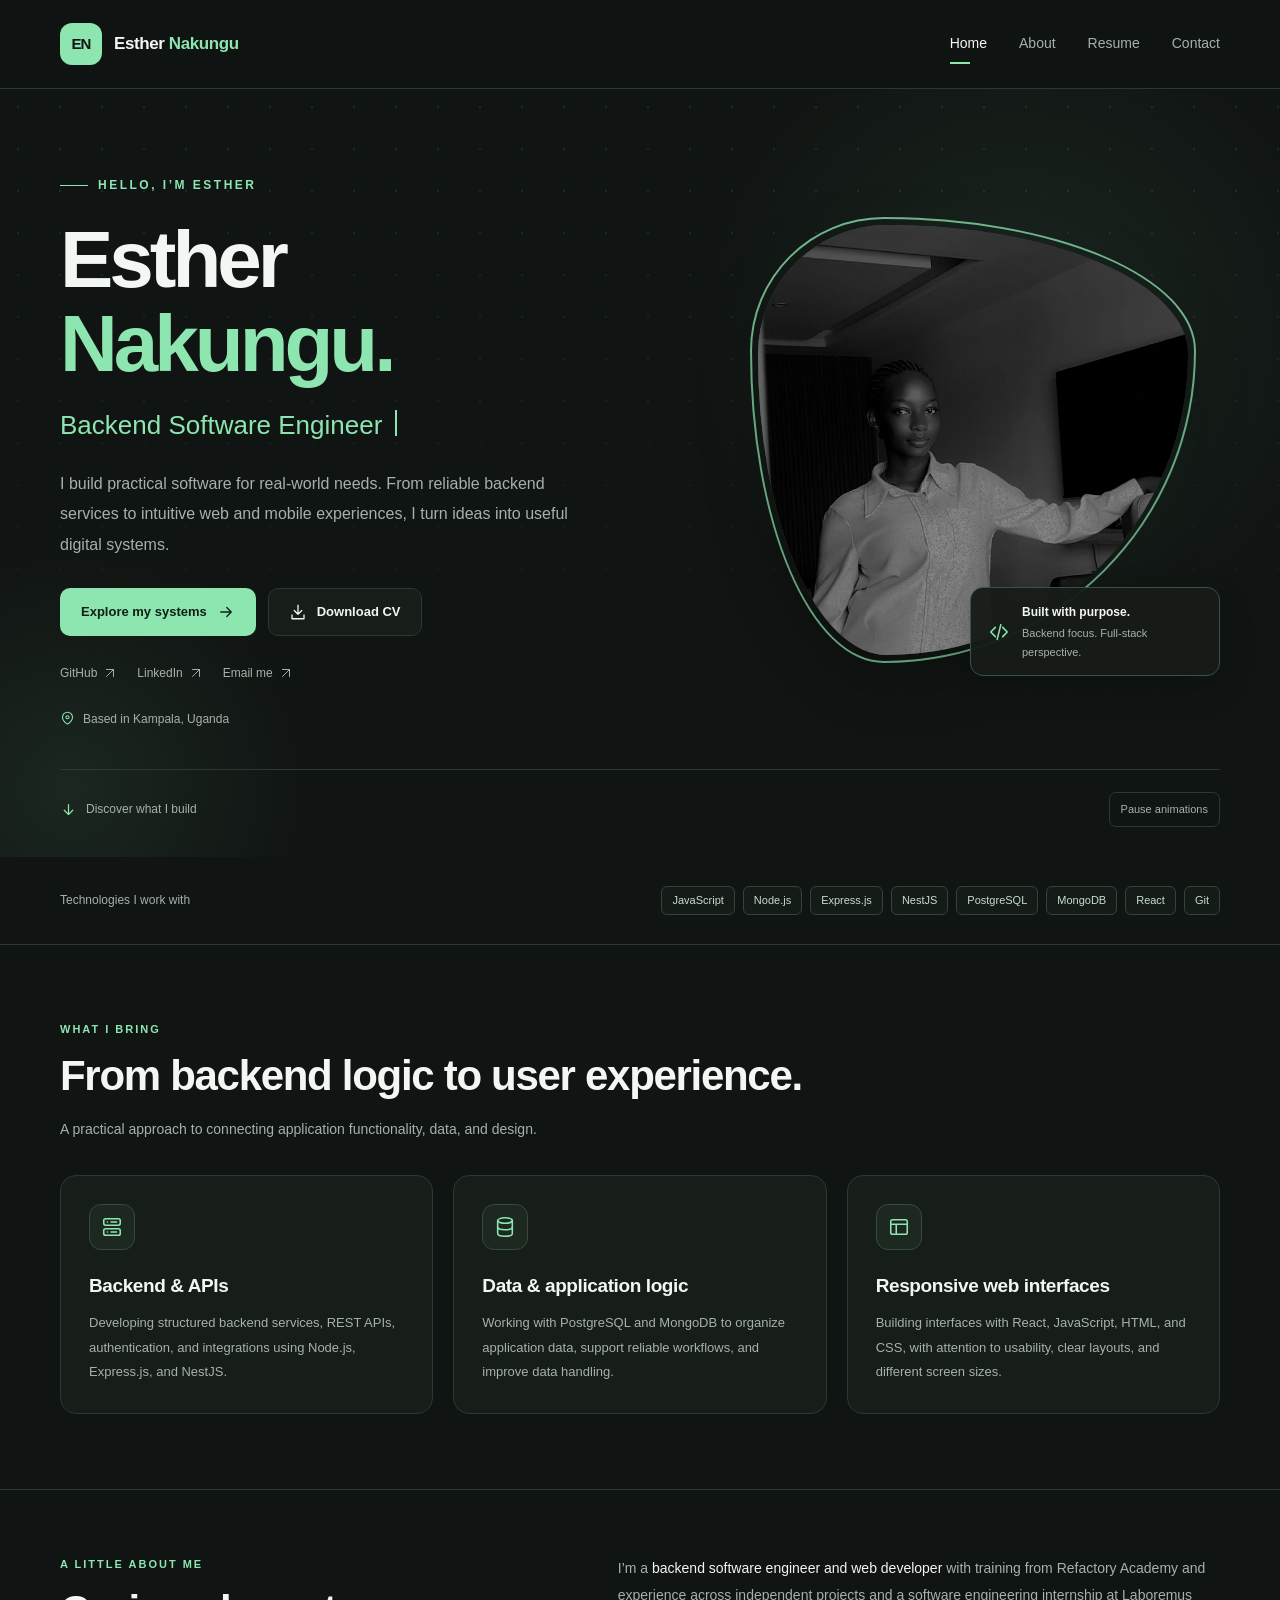
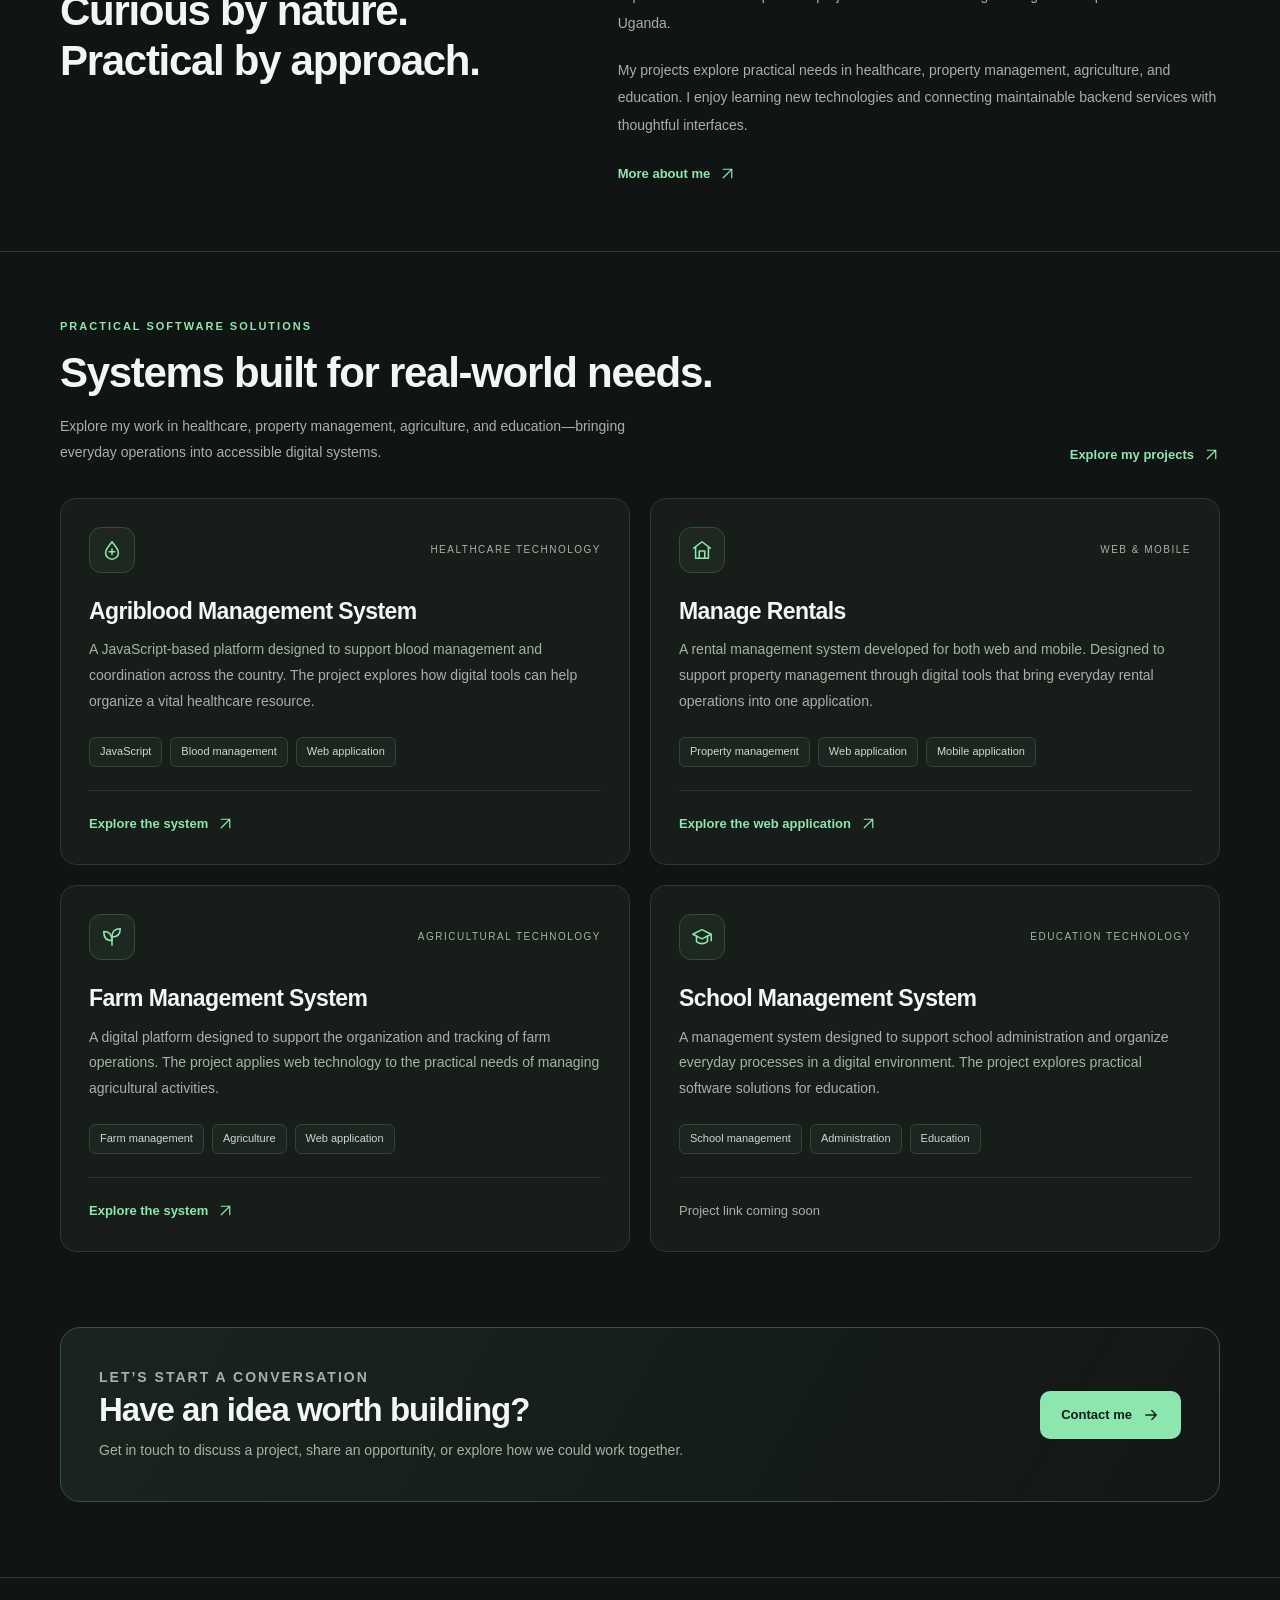
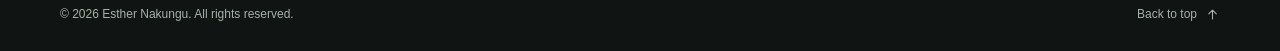
<file: index.html>
<!DOCTYPE html>
<html lang="en">
<head>
  <meta charset="UTF-8">
  <meta name="viewport" content="width=device-width, initial-scale=1.0">

  <title>Esther Nakungu | Software Engineer</title>
  <meta
    name="description"
    content="Esther Nakungu is a backend software engineer based in Kampala, Uganda. Explore her web and mobile management systems, skills, and professional experience."
  >
  <meta name="theme-color" content="#101412">

  <style>
    /* ==================== DESIGN SYSTEM ==================== */
    :root {
      color-scheme: dark;
      --background: #101412;
      --surface: #171d19;
      --raised: #1d2520;
      --green: #8de5b0;
      --green-hover: #aff4c9;
      --white: #f3f7f4;
      --muted: #a5b2a9;
      --border: #2c3830;
      --radius: 20px;
    }

    *,
    *::before,
    *::after {
      box-sizing: border-box;
    }

    [hidden] {
      display: none !important;
    }

    html {
      scroll-behavior: smooth;
      scroll-padding-top: 110px;
    }

    body {
      margin: 0;
      background: var(--background);
      color: var(--white);
      font-family: Inter, "Segoe UI", Arial, sans-serif;
      font-size: 16px;
      line-height: 1.7;
      -webkit-font-smoothing: antialiased;
    }

    h1,
    h2,
    h3,
    p {
      margin-top: 0;
    }

    h1,
    h2,
    h3 {
      line-height: 1.2;
    }

    a {
      color: inherit;
      text-decoration: none;
    }

    button {
      font: inherit;
      cursor: pointer;
    }

    img {
      display: block;
      max-width: 100%;
    }

    a,
    button {
      outline-offset: 5px;
      -webkit-tap-highlight-color: transparent;
    }

    :focus-visible {
      outline: 3px solid var(--green);
    }

    ::selection {
      background: var(--green);
      color: var(--background);
    }

    .container {
      width: min(1160px, calc(100% - 48px));
      margin-inline: auto;
    }

    .icon {
      width: 22px;
      height: 22px;
      fill: none;
      stroke: currentColor;
      stroke-width: 1.7;
      stroke-linecap: round;
      stroke-linejoin: round;
      flex-shrink: 0;
    }

    .skip-link {
      position: absolute;
      top: -100px;
      left: 20px;
      z-index: 100;
      padding: 12px 20px;
      border-radius: 8px;
      background: var(--green);
      color: var(--background);
    }

    .skip-link:focus {
      top: 12px;
    }

    /* ==================== HEADER ==================== */
    .header {
      position: sticky;
      top: 0;
      z-index: 50;
      background: rgba(16, 20, 18, 0.96);
      border-bottom: 1px solid var(--border);
      backdrop-filter: blur(16px);
    }

    .header-inner {
      min-height: 88px;
      display: flex;
      align-items: center;
      justify-content: space-between;
      gap: 24px;
    }

    .brand {
      display: inline-flex;
      align-items: center;
      gap: 12px;
      font-size: 17px;
      font-weight: 700;
      letter-spacing: -0.4px;
    }

    .brand-mark {
      display: grid;
      place-items: center;
      width: 42px;
      height: 42px;
      border-radius: 12px;
      background: var(--green);
      color: var(--background);
      font-size: 15px;
      letter-spacing: -1px;
    }

    .brand-name span {
      color: var(--green);
    }

    .navigation {
      display: flex;
      align-items: center;
      gap: 32px;
    }

    .navigation a {
      position: relative;
      padding-block: 10px;
      color: var(--muted);
      font-size: 14px;
      font-weight: 500;
      transition: color 180ms ease;
    }

    .navigation a:hover,
    .navigation a[aria-current="page"] {
      color: var(--white);
    }

    .navigation a[aria-current="page"]::after {
      content: "";
      position: absolute;
      bottom: 2px;
      left: 0;
      width: 20px;
      height: 2px;
      background: var(--green);
    }

    .menu-toggle {
      display: none;
      align-items: center;
      justify-content: center;
      width: 44px;
      height: 44px;
      border: 1px solid var(--border);
      border-radius: 10px;
      background: var(--surface);
      color: var(--white);
    }

    /* ==================== SHARED ELEMENTS ==================== */
    .eyebrow {
      display: inline-flex;
      align-items: center;
      gap: 10px;
      margin-bottom: 22px;
      color: var(--green);
      font-size: 12px;
      font-weight: 700;
      letter-spacing: 2.5px;
      text-transform: uppercase;
    }

    .eyebrow::before {
      content: "";
      width: 28px;
      height: 1px;
      background: var(--green);
    }

    .section-label {
      margin-bottom: 12px;
      color: var(--green);
      font-size: 11px;
      font-weight: 700;
      letter-spacing: 2px;
      text-transform: uppercase;
    }

    .section-title {
      margin-bottom: 16px;
      font-size: clamp(30px, 4vw, 42px);
      font-weight: 600;
      letter-spacing: -1.3px;
    }

    .section-description {
      max-width: 620px;
      margin-bottom: 0;
      color: var(--muted);
      font-size: 14px;
      line-height: 1.85;
    }

    .section-header {
      display: flex;
      align-items: end;
      justify-content: space-between;
      gap: 28px;
      margin-bottom: 32px;
    }

    .button {
      display: inline-flex;
      align-items: center;
      justify-content: center;
      gap: 10px;
      min-height: 48px;
      padding: 12px 20px;
      border: 1px solid transparent;
      border-radius: 10px;
      font-size: 13px;
      font-weight: 700;
      transition:
        background 180ms ease,
        border-color 180ms ease,
        transform 180ms ease;
    }

    .button:hover {
      transform: translateY(-2px);
    }

    .button-primary {
      background: var(--green);
      color: #102017;
    }

    .button-primary:hover {
      background: var(--green-hover);
    }

    .button-secondary {
      border-color: var(--border);
      background: var(--surface);
      color: var(--white);
    }

    .button-secondary:hover {
      border-color: var(--green);
      background: var(--raised);
    }

    .button .icon {
      width: 18px;
      height: 18px;
    }

    .text-link {
      display: inline-flex;
      align-items: center;
      gap: 9px;
      color: var(--green);
      font-size: 13px;
      font-weight: 600;
    }

    .text-link .icon {
      width: 17px;
      height: 17px;
      transition: transform 180ms ease;
    }

    .text-link:hover .icon {
      transform: translate(2px, -2px);
    }

    .tags {
      display: flex;
      flex-wrap: wrap;
      gap: 8px;
    }

    .tag {
      display: inline-block;
      padding: 5px 10px;
      border: 1px solid #334339;
      border-radius: 6px;
      background: rgba(141, 229, 176, 0.04);
      color: #c8dbce;
      font-size: 11px;
      line-height: 1.6;
    }

    /* ==================== ANIMATED HERO BACKGROUND ==================== */
    .hero {
      position: relative;
      isolation: isolate;
      overflow: hidden;
      padding: 78px 0 30px;
    }

    .hero-grid {
      position: absolute;
      inset: -45px;
      z-index: -2;
      pointer-events: none;
      background-image: radial-gradient(
        circle,
        rgba(141, 229, 176, 0.12) 1px,
        transparent 1px
      );
      background-size: 42px 42px;
      mask-image: linear-gradient(to bottom, #000, transparent 95%);
      animation: gridMove 24s linear infinite;
    }

    @keyframes gridMove {
      from {
        transform: translate(0, 0);
      }

      to {
        transform: translate(42px, 42px);
      }
    }

    .orb {
      position: absolute;
      z-index: -1;
      border-radius: 50%;
      pointer-events: none;
      background: radial-gradient(
        circle,
        rgba(141, 229, 176, 0.09),
        transparent 70%
      );
      animation: orbFloat 16s ease-in-out infinite;
    }

    .orb-one {
      top: -100px;
      right: -80px;
      width: 680px;
      height: 680px;
    }

    .orb-two {
      bottom: -180px;
      left: -180px;
      width: 500px;
      height: 500px;
      animation-delay: -7s;
    }

    @keyframes orbFloat {
      0%,
      100% {
        transform: translate(0, 0);
      }

      50% {
        transform: translate(25px, -25px);
      }
    }

    /* ==================== HERO CONTENT ==================== */
    .hero-layout {
      display: grid;
      grid-template-columns: 1.1fr 0.9fr;
      align-items: center;
      gap: 60px;
      min-height: 525px;
    }

    .hero-content {
      animation: fadeInUp 800ms ease-out both;
    }

    h1 {
      margin-bottom: 17px;
      font-size: clamp(48px, 6.7vw, 80px);
      font-weight: 600;
      letter-spacing: -4px;
      line-height: 1.05;
    }

    h1 span {
      color: var(--green);
    }

    .hero-role {
      min-height: 36px;
      margin-bottom: 22px;
      color: var(--green);
      font-size: clamp(19px, 2.2vw, 26px);
      font-weight: 500;
    }

    .typing-cursor {
      display: inline-block;
      width: 2px;
      height: 1em;
      margin-left: 5px;
      background: var(--green);
      vertical-align: -0.08em;
      animation: blink 1s step-end infinite;
    }

    @keyframes blink {
      50% {
        opacity: 0;
      }
    }

    .hero-description {
      max-width: 510px;
      margin-bottom: 28px;
      color: var(--muted);
      font-size: 16px;
      line-height: 1.9;
    }

    .hero-buttons {
      display: flex;
      flex-wrap: wrap;
      gap: 12px;
    }

    .hero-socials {
      display: flex;
      flex-wrap: wrap;
      align-items: center;
      gap: 20px;
      margin-top: 27px;
    }

    .hero-socials a {
      display: inline-flex;
      align-items: center;
      gap: 6px;
      color: var(--muted);
      font-size: 12px;
      transition: color 180ms ease;
    }

    .hero-socials a:hover {
      color: var(--green);
    }

    .hero-socials .icon {
      width: 14px;
      height: 14px;
    }

    .location-line {
      display: flex;
      align-items: center;
      gap: 8px;
      margin: 25px 0 0;
      color: var(--muted);
      font-size: 12px;
    }

    .location-line .icon {
      width: 15px;
      height: 15px;
      color: var(--green);
    }

    @keyframes fadeInUp {
      from {
        opacity: 0;
        transform: translateY(25px);
      }

      to {
        opacity: 1;
        transform: translateY(0);
      }
    }

    /* ==================== ANIMATED PHOTOGRAPH ==================== */
    .hero-image {
      position: relative;
      min-width: 0;
      padding: 20px 8px 35px;
      animation: fadeInRight 900ms ease-out both;
    }

    @keyframes fadeInRight {
      from {
        opacity: 0;
        transform: translateX(30px);
      }

      to {
        opacity: 1;
        transform: translateX(0);
      }
    }

    .image-wrapper {
      position: relative;
      isolation: isolate;
      width: 100%;
      max-width: 430px;
      aspect-ratio: 1;
      margin: 0 auto;
    }

    .image-wrapper::before {
      content: "";
      position: absolute;
      inset: -8px;
      z-index: 0;
      border: 2px solid var(--green);
      border-radius: 30% 70% 70% 30% / 30% 30% 70% 70%;
      opacity: 0.8;
      animation: morphing 8s linear infinite;
      pointer-events: none;
    }

    .image-wrapper::after {
      content: "";
      position: absolute;
      inset: -25px;
      z-index: -1;
      border-radius: 50%;
      background: radial-gradient(
        circle,
        rgba(141, 229, 176, 0.12),
        transparent 70%
      );
      pointer-events: none;
    }

    @keyframes morphing {
      0%,
      100% {
        border-radius: 30% 70% 70% 30% / 30% 30% 70% 70%;
        transform: rotate(0deg) scale(1);
      }

      25% {
        border-radius: 58% 42% 75% 25% / 76% 46% 54% 24%;
        transform: rotate(90deg) scale(1.05);
      }

      50% {
        border-radius: 50% 50% 33% 67% / 55% 27% 73% 45%;
        transform: rotate(180deg) scale(1);
      }

      75% {
        border-radius: 33% 67% 58% 42% / 63% 68% 32% 37%;
        transform: rotate(270deg) scale(1.05);
      }
    }

    .photo-float {
      position: relative;
      z-index: 1;
      width: 100%;
      height: 100%;
      overflow: hidden;
      border-radius: 30% 70% 70% 30% / 30% 30% 70% 70%;
      background: #24382b;
      box-shadow: 0 20px 60px rgba(0, 0, 0, 0.25);
      animation: imageFloat 6s ease-in-out infinite;
    }

    .photo-fallback {
      position: absolute;
      inset: 0;
      display: grid;
      place-items: center;
      background: linear-gradient(135deg, #344d3c, #19251d);
      color: var(--green);
      font-size: 90px;
      font-weight: 600;
      letter-spacing: -5px;
    }

    .profile-image {
      position: relative;
      width: 100%;
      height: 100%;
      object-fit: cover;
      object-position: center 25%;
    }

    @keyframes imageFloat {
      0%,
      100% {
        transform: translateY(0);
      }

      50% {
        transform: translateY(-20px);
      }
    }

    .image-caption {
      position: absolute;
      z-index: 2;
      right: 0;
      bottom: 14px;
      display: flex;
      align-items: center;
      gap: 12px;
      max-width: 250px;
      padding: 14px 17px;
      border: 1px solid #3b5142;
      border-radius: 13px;
      background: rgba(23, 29, 25, 0.96);
      box-shadow: 0 12px 35px rgba(0, 0, 0, 0.15);
    }

    .image-caption .icon {
      color: var(--green);
    }

    .image-caption strong {
      display: block;
      font-size: 12px;
      font-weight: 600;
    }

    .image-caption span {
      display: block;
      margin-top: 2px;
      color: var(--muted);
      font-size: 11px;
    }

    .hero-bottom {
      display: flex;
      align-items: center;
      justify-content: space-between;
      gap: 20px;
      margin-top: 40px;
      padding-top: 22px;
      border-top: 1px solid var(--border);
    }

    .scroll-link {
      display: inline-flex;
      align-items: center;
      gap: 9px;
      color: var(--muted);
      font-size: 12px;
    }

    .scroll-link .icon {
      width: 17px;
      height: 17px;
      color: var(--green);
    }

    .motion-toggle {
      padding: 7px 11px;
      border: 1px solid var(--border);
      border-radius: 7px;
      background: transparent;
      color: var(--muted);
      font-size: 11px;
    }

    .motion-toggle:hover {
      border-color: var(--green);
      color: var(--green);
    }

    /* ==================== TECHNOLOGIES ==================== */
    .technology-section {
      padding: 29px 0;
      border-bottom: 1px solid var(--border);
    }

    .technology-layout {
      display: flex;
      align-items: center;
      justify-content: space-between;
      gap: 24px;
    }

    .technology-layout p {
      margin: 0;
      color: var(--muted);
      font-size: 12px;
    }

    /* ==================== EXPERTISE ==================== */
    .expertise-section {
      padding: 75px 0;
    }

    .expertise-grid {
      display: grid;
      grid-template-columns: repeat(3, minmax(0, 1fr));
      gap: 20px;
    }

    .expertise-card {
      padding: 28px;
      border: 1px solid var(--border);
      border-radius: 16px;
      background: var(--surface);
    }

    .card-icon {
      display: grid;
      place-items: center;
      width: 46px;
      height: 46px;
      margin-bottom: 25px;
      border: 1px solid #354b3c;
      border-radius: 12px;
      background: rgba(141, 229, 176, 0.05);
      color: var(--green);
    }

    .expertise-card h3 {
      margin-bottom: 13px;
      font-size: 19px;
      font-weight: 600;
      letter-spacing: -0.4px;
    }

    .expertise-card p {
      margin-bottom: 0;
      color: var(--muted);
      font-size: 13px;
      line-height: 1.9;
    }

    /* ==================== ABOUT PREVIEW ==================== */
    .about-section {
      padding: 65px 0;
      border-top: 1px solid var(--border);
    }

    .about-layout {
      display: grid;
      grid-template-columns: 0.9fr 1.1fr;
      gap: 65px;
    }

    .about-copy p {
      margin-bottom: 20px;
      color: var(--muted);
      font-size: 14px;
      line-height: 1.95;
    }

    .about-copy strong {
      color: var(--white);
      font-weight: 500;
    }

    /* ==================== FEATURED SYSTEMS ==================== */
    .projects-section {
      padding: 65px 0 75px;
      border-top: 1px solid var(--border);
    }

    .project-grid {
      display: grid;
      grid-template-columns: repeat(2, minmax(0, 1fr));
      gap: 20px;
    }

    .project-card {
      display: flex;
      flex-direction: column;
      min-width: 0;
      padding: 28px;
      border: 1px solid var(--border);
      border-radius: 16px;
      background: var(--surface);
      transition:
        transform 180ms ease,
        border-color 180ms ease;
    }

    .project-card:hover {
      transform: translateY(-4px);
      border-color: #506d59;
    }

    .project-top {
      display: flex;
      align-items: center;
      justify-content: space-between;
      gap: 20px;
      margin-bottom: 25px;
    }

    .project-top .card-icon {
      margin-bottom: 0;
    }

    .project-category {
      color: var(--muted);
      font-size: 10px;
      letter-spacing: 1.5px;
      text-transform: uppercase;
    }

    .project-card h3 {
      margin-bottom: 12px;
      font-size: 23px;
      font-weight: 600;
      letter-spacing: -0.6px;
    }

    .project-card > p {
      margin-bottom: 22px;
      color: var(--muted);
      font-size: 14px;
      line-height: 1.85;
    }

    .project-card .tags {
      margin-top: auto;
      margin-bottom: 23px;
    }

    .project-bottom {
      padding-top: 18px;
      border-top: 1px solid var(--border);
    }

    .coming-soon {
      color: var(--muted);
      font-size: 13px;
    }

    /* ==================== CALL TO ACTION ==================== */
    .cta-section {
      padding-bottom: 75px;
    }

    .cta {
      display: flex;
      align-items: center;
      justify-content: space-between;
      gap: 30px;
      padding: 38px;
      border: 1px solid #3a5242;
      border-radius: var(--radius);
      background: linear-gradient(
        120deg,
        rgba(141, 229, 176, 0.08),
        rgba(141, 229, 176, 0.015)
      );
    }

    .cta h2 {
      margin-bottom: 10px;
      font-size: clamp(25px, 3vw, 33px);
      font-weight: 600;
      letter-spacing: -1px;
    }

    .cta p {
      max-width: 590px;
      margin-bottom: 0;
      color: var(--muted);
      font-size: 14px;
    }

    .cta .button {
      flex-shrink: 0;
    }

    /* ==================== FOOTER ==================== */
    .footer {
      padding: 26px 0;
      border-top: 1px solid var(--border);
    }

    .footer-inner {
      display: flex;
      align-items: center;
      justify-content: space-between;
      gap: 20px;
    }

    .footer p {
      margin-bottom: 0;
      color: var(--muted);
      font-size: 12px;
    }

    .back-to-top {
      display: inline-flex;
      align-items: center;
      gap: 8px;
      color: var(--muted);
      font-size: 12px;
    }

    .back-to-top:hover {
      color: var(--green);
    }

    .back-to-top .icon {
      width: 15px;
      height: 15px;
    }

    /* ==================== PAUSE MOTION ==================== */
    .motion-paused *,
    .motion-paused *::before,
    .motion-paused *::after {
      animation-play-state: paused !important;
    }

    .motion-paused .typing-cursor {
      visibility: hidden;
    }

    /* ==================== RESPONSIVE ==================== */
    @media (max-width: 1000px) {
      .hero-layout {
        gap: 35px;
      }

      .hero-image {
        padding-inline: 15px;
      }

      .expertise-card {
        padding: 23px;
      }

      .about-layout {
        gap: 35px;
      }
    }

    @media (max-width: 760px) {
      .header-inner {
        min-height: 76px;
        flex-wrap: wrap;
        gap: 0;
      }

      .menu-toggle:not([hidden]) {
        display: inline-flex;
      }

      .navigation {
        width: 100%;
        flex-direction: column;
        align-items: stretch;
        gap: 0;
        padding: 8px 0 18px;
      }

      .navigation a {
        padding: 12px 0;
      }

      .navigation a[aria-current="page"]::after {
        display: none;
      }

      .navigation[data-collapsible="true"]:not(.is-open) {
        display: none;
      }

      .hero {
        padding-top: 48px;
      }

      .hero-layout {
        grid-template-columns: 1fr;
        gap: 45px;
        min-height: 0;
      }

      h1 {
        letter-spacing: -2.5px;
      }

      .hero-description {
        max-width: 580px;
      }

      .hero-image {
        width: min(100%, 450px);
        justify-self: center;
        padding: 15px 20px 35px;
      }

      .image-wrapper {
        max-width: 350px;
      }

      .image-caption {
        right: 4px;
      }

      .hero-bottom {
        margin-top: 25px;
      }

      .technology-layout {
        align-items: flex-start;
        flex-direction: column;
        gap: 15px;
      }

      .expertise-grid,
      .about-layout {
        grid-template-columns: 1fr;
      }

      .about-layout {
        gap: 15px;
      }

      .section-header {
        align-items: flex-start;
        flex-direction: column;
        gap: 18px;
      }

      .expertise-section,
      .about-section,
      .projects-section {
        padding: 55px 0;
      }

      .cta {
        align-items: flex-start;
        flex-direction: column;
        padding: 30px;
      }

      .cta-section {
        padding-bottom: 55px;
      }
    }

    @media (max-width: 500px) {
      .container {
        width: calc(100% - 32px);
      }

      .brand {
        gap: 9px;
        font-size: 15px;
      }

      .brand-mark {
        width: 37px;
        height: 37px;
        font-size: 13px;
      }

      h1 {
        font-size: clamp(44px, 12vw, 60px);
      }

      .hero-description {
        font-size: 15px;
      }

      .hero-role {
        font-size: 20px;
      }

      .hero-buttons {
        gap: 10px;
      }

      .hero-buttons .button {
        padding-inline: 15px;
        font-size: 12px;
      }

      .hero-socials {
        gap: 17px;
      }

      .hero-image {
        padding-inline: 18px;
      }

      .image-caption {
        padding: 11px 13px;
      }

      .hero-bottom {
        align-items: flex-start;
      }

      .project-grid {
        grid-template-columns: 1fr;
      }

      .project-card {
        padding: 24px;
      }

      .cta {
        padding: 25px;
      }

      .footer-inner {
        align-items: flex-start;
        flex-direction: column;
        gap: 12px;
      }
    }

    @media (prefers-reduced-motion: reduce) {
      html {
        scroll-behavior: auto;
      }

      *,
      *::before,
      *::after {
        animation: none !important;
        transition: none !important;
      }

      .typing-cursor {
        display: none;
      }
    }
  </style>
</head>

<body id="top">
  <a class="skip-link" href="#main">Skip to content</a>

  <!-- ==================== REUSABLE ICONS ==================== -->
  <svg
    xmlns="http://www.w3.org/2000/svg"
    width="0"
    height="0"
    style="position:absolute;overflow:hidden"
    aria-hidden="true"
  >
    <defs>
      <symbol id="icon-arrow" viewBox="0 0 24 24">
        <path d="M5 12h14M13 6l6 6-6 6"></path>
      </symbol>

      <symbol id="icon-external" viewBox="0 0 24 24">
        <path d="M6 18 18 6M6 6h12v12"></path>
      </symbol>

      <symbol id="icon-up" viewBox="0 0 24 24">
        <path d="M12 19V5M6 11l6-6 6 6"></path>
      </symbol>

      <symbol id="icon-down" viewBox="0 0 24 24">
        <path d="M12 5v14M6 13l6 6 6-6"></path>
      </symbol>

      <symbol id="icon-download" viewBox="0 0 24 24">
        <path d="M12 3v12M7 10l5 5 5-5M4 16v5h16v-5"></path>
      </symbol>

      <symbol id="icon-menu" viewBox="0 0 24 24">
        <path d="M4 6h16M4 12h16M4 18h16"></path>
      </symbol>

      <symbol id="icon-close" viewBox="0 0 24 24">
        <path d="m6 6 12 12M18 6 6 18"></path>
      </symbol>

      <symbol id="icon-code" viewBox="0 0 24 24">
        <path d="m8 7-5 5 5 5M16 7l5 5-5 5M14 4l-4 16"></path>
      </symbol>

      <symbol id="icon-server" viewBox="0 0 24 24">
        <rect x="3" y="3" width="18" height="7" rx="2"></rect>
        <rect x="3" y="14" width="18" height="7" rx="2"></rect>
        <path d="M7 6.5h.01M7 17.5h.01M11 6.5h6M11 17.5h6"></path>
      </symbol>

      <symbol id="icon-database" viewBox="0 0 24 24">
        <ellipse cx="12" cy="5" rx="8" ry="3"></ellipse>
        <path d="M4 5v14c0 1.7 3.6 3 8 3s8-1.3 8-3V5"></path>
        <path d="M4 12c0 1.7 3.6 3 8 3s8-1.3 8-3"></path>
      </symbol>

      <symbol id="icon-layout" viewBox="0 0 24 24">
        <rect x="3" y="4" width="18" height="16" rx="2"></rect>
        <path d="M3 9h18M9 9v11"></path>
      </symbol>

      <symbol id="icon-location" viewBox="0 0 24 24">
        <path d="M20 10c0 6-8 11-8 11S4 16 4 10a8 8 0 1 1 16 0Z"></path>
        <circle cx="12" cy="10" r="2.5"></circle>
      </symbol>

      <symbol id="icon-blood" viewBox="0 0 24 24">
        <path d="M12 3C9 7 5 11 5 15a7 7 0 0 0 14 0c0-4-4-8-7-12Z"></path>
        <path d="M12 11v6M9 14h6"></path>
      </symbol>

      <symbol id="icon-house" viewBox="0 0 24 24">
        <path d="m3 10 9-7 9 7"></path>
        <path d="M5 9v12h14V9M9 21v-8h6v8"></path>
      </symbol>

      <symbol id="icon-farm" viewBox="0 0 24 24">
        <path d="M12 21v-9"></path>
        <path d="M12 16C5 16 3 12 3 6c6 0 9 3 9 10Z"></path>
        <path d="M12 12c0-6 3-9 9-9 0 6-3 9-9 9Z"></path>
      </symbol>

      <symbol id="icon-school" viewBox="0 0 24 24">
        <path d="m2 9 10-5 10 5-10 5-10-5Z"></path>
        <path d="M6 11v6c4 3 8 3 12 0v-6M22 9v7"></path>
      </symbol>
    </defs>
  </svg>

  <!-- ==================== HEADER ==================== -->
  <header class="header">
    <div class="container header-inner">
      <a class="brand" href="index.html" aria-label="Esther Nakungu home">
        <span class="brand-mark" aria-hidden="true">EN</span>
        <span class="brand-name">Esther <span>Nakungu</span></span>
      </a>

      <button
        class="menu-toggle"
        id="menuToggle"
        type="button"
        aria-label="Open navigation"
        aria-controls="navigation"
        aria-expanded="false"
        hidden
      >
        <svg class="icon" aria-hidden="true">
          <use id="menuIcon" href="#icon-menu"></use>
        </svg>
      </button>

      <nav class="navigation" id="navigation" aria-label="Main navigation">
        <a href="index.html" aria-current="page">Home</a>
        <a href="about.html">About</a>
        <a href="resume.html">Resume</a>
        <a href="contact.html">Contact</a>
      </nav>
    </div>
  </header>

  <main id="main">
    <!-- ==================== HERO ==================== -->
    <section class="hero" aria-labelledby="heroTitle">
      <div class="hero-grid" aria-hidden="true"></div>
      <div class="orb orb-one" aria-hidden="true"></div>
      <div class="orb orb-two" aria-hidden="true"></div>

      <div class="container">
        <div class="hero-layout">
          <div class="hero-content">
            <div class="eyebrow">Hello, I’m Esther</div>

            <h1 id="heroTitle">
              Esther<br>
              <span>Nakungu.</span>
            </h1>

            <p class="hero-role" aria-label="Backend Software Engineer">
              <span id="typedText" aria-hidden="true">
                Backend Software Engineer
              </span>
              <span class="typing-cursor" aria-hidden="true"></span>
            </p>

            <p class="hero-description">
              I build practical software for real-world needs.
              From reliable backend services to intuitive web
              and mobile experiences, I turn ideas into useful
              digital systems.
            </p>

            <div class="hero-buttons">
              <a class="button button-primary" href="#projects">
                Explore my systems
                <svg class="icon" aria-hidden="true">
                  <use href="#icon-arrow"></use>
                </svg>
              </a>

              <a
                class="button button-secondary"
                href="images/Esther_Nakungu_FullStack_Frontend_CV.pdf"
                download
              >
                <svg class="icon" aria-hidden="true">
                  <use href="#icon-download"></use>
                </svg>
                Download CV
              </a>
            </div>

            <div class="hero-socials" aria-label="Professional profiles">
              <a
                href="https://github.com/nakungu-esther"
                target="_blank"
                rel="noopener noreferrer"
                aria-label="GitHub profile, opens in a new tab"
              >
                GitHub
                <svg class="icon" aria-hidden="true">
                  <use href="#icon-external"></use>
                </svg>
              </a>

              <a
                href="https://www.linkedin.com/in/esther-nakungu-41512a316/"
                target="_blank"
                rel="noopener noreferrer"
                aria-label="LinkedIn profile, opens in a new tab"
              >
                LinkedIn
                <svg class="icon" aria-hidden="true">
                  <use href="#icon-external"></use>
                </svg>
              </a>

              <a href="mailto:nakunguesther044@gmail.com">
                Email me
                <svg class="icon" aria-hidden="true">
                  <use href="#icon-external"></use>
                </svg>
              </a>
            </div>

            <p class="location-line">
              <svg class="icon" aria-hidden="true">
                <use href="#icon-location"></use>
              </svg>
              Based in Kampala, Uganda
            </p>
          </div>

          <!-- YOUR FLOATING PHOTO AND MORPHING BORDER -->
          <div class="hero-image">
            <div class="image-wrapper">
              <div class="photo-float">
                <span class="photo-fallback" aria-hidden="true">EN</span>

                <img
                  class="profile-image"
                  id="profileImage"
                  src="images/TT.jpg"
                  alt="Esther Nakungu"
                  width="600"
                  height="600"
                  fetchpriority="high"
                >
              </div>
            </div>

            <div class="image-caption">
              <svg class="icon" aria-hidden="true">
                <use href="#icon-code"></use>
              </svg>
              <div>
                <strong>Built with purpose.</strong>
                <span>Backend focus. Full-stack perspective.</span>
              </div>
            </div>
          </div>
        </div>

        <div class="hero-bottom">
          <a class="scroll-link" href="#expertise">
            <svg class="icon" aria-hidden="true">
              <use href="#icon-down"></use>
            </svg>
            Discover what I build
          </a>

          <button
            class="motion-toggle"
            id="motionToggle"
            type="button"
            aria-pressed="false"
            hidden
          >Pause animations</button>
        </div>
      </div>
    </section>

    <!-- ==================== TECHNOLOGIES ==================== -->
    <section class="technology-section" aria-label="Core technologies">
      <div class="container technology-layout">
        <p>Technologies I work with</p>

        <div class="tags">
          <span class="tag">JavaScript</span>
          <span class="tag">Node.js</span>
          <span class="tag">Express.js</span>
          <span class="tag">NestJS</span>
          <span class="tag">PostgreSQL</span>
          <span class="tag">MongoDB</span>
          <span class="tag">React</span>
          <span class="tag">Git</span>
        </div>
      </div>
    </section>

    <!-- ==================== EXPERTISE ==================== -->
    <section
      class="expertise-section"
      id="expertise"
      aria-labelledby="expertiseTitle"
    >
      <div class="container">
        <div class="section-header">
          <div>
            <p class="section-label">What I bring</p>

            <h2 class="section-title" id="expertiseTitle">
              From backend logic to user experience.
            </h2>

            <p class="section-description">
              A practical approach to connecting application
              functionality, data, and design.
            </p>
          </div>
        </div>

        <div class="expertise-grid">
          <article class="expertise-card">
            <span class="card-icon">
              <svg class="icon" aria-hidden="true">
                <use href="#icon-server"></use>
              </svg>
            </span>

            <h3>Backend &amp; APIs</h3>

            <p>
              Developing structured backend services, REST APIs,
              authentication, and integrations using Node.js,
              Express.js, and NestJS.
            </p>
          </article>

          <article class="expertise-card">
            <span class="card-icon">
              <svg class="icon" aria-hidden="true">
                <use href="#icon-database"></use>
              </svg>
            </span>

            <h3>Data &amp; application logic</h3>

            <p>
              Working with PostgreSQL and MongoDB to organize
              application data, support reliable workflows,
              and improve data handling.
            </p>
          </article>

          <article class="expertise-card">
            <span class="card-icon">
              <svg class="icon" aria-hidden="true">
                <use href="#icon-layout"></use>
              </svg>
            </span>

            <h3>Responsive web interfaces</h3>

            <p>
              Building interfaces with React, JavaScript, HTML,
              and CSS, with attention to usability, clear layouts,
              and different screen sizes.
            </p>
          </article>
        </div>
      </div>
    </section>

    <!-- ==================== ABOUT PREVIEW ==================== -->
    <section class="about-section" aria-labelledby="aboutTitle">
      <div class="container about-layout">
        <div>
          <p class="section-label">A little about me</p>

          <h2 class="section-title" id="aboutTitle">
            Curious by nature.<br>
            Practical by approach.
          </h2>
        </div>

        <div class="about-copy">
          <p>
            I’m a <strong>backend software engineer and web developer</strong>
            with training from Refactory Academy and experience
            across independent projects and a software engineering
            internship at Laboremus Uganda.
          </p>

          <p>
            My projects explore practical needs in healthcare,
            property management, agriculture, and education.
            I enjoy learning new technologies and connecting
            maintainable backend services with thoughtful interfaces.
          </p>

          <a class="text-link" href="about.html">
            More about me
            <svg class="icon" aria-hidden="true">
              <use href="#icon-external"></use>
            </svg>
          </a>
        </div>
      </div>
    </section>

    <!-- ==================== FEATURED SYSTEMS ==================== -->
    <section
      class="projects-section"
      id="projects"
      aria-labelledby="projectsTitle"
    >
      <div class="container">
        <div class="section-header">
          <div>
            <p class="section-label">Practical software solutions</p>

            <h2 class="section-title" id="projectsTitle">
              Systems built for real-world needs.
            </h2>

            <p class="section-description">
              Explore my work in healthcare, property management,
              agriculture, and education—bringing everyday operations
              into accessible digital systems.
            </p>
          </div>

          <a class="text-link" href="about.html#projects">
            Explore my projects
            <svg class="icon" aria-hidden="true">
              <use href="#icon-external"></use>
            </svg>
          </a>
        </div>

        <div class="project-grid">
          <!-- BLOOD MANAGEMENT -->
          <article class="project-card">
            <div class="project-top">
              <span class="card-icon">
                <svg class="icon" aria-hidden="true">
                  <use href="#icon-blood"></use>
                </svg>
              </span>

              <span class="project-category">
                Healthcare technology
              </span>
            </div>

            <h3>Agriblood Management System</h3>

            <p>
              A JavaScript-based platform designed to support blood
              management and coordination across the country.
              The project explores how digital tools can help
              organize a vital healthcare resource.
            </p>

            <div class="tags" aria-label="Project technologies and focus">
              <span class="tag">JavaScript</span>
              <span class="tag">Blood management</span>
              <span class="tag">Web application</span>
            </div>

            <div class="project-bottom">
              <a
                class="text-link"
                href="https://inspiring-florentine-54bb2d.netlify.app/"
                target="_blank"
                rel="noopener noreferrer"
                aria-label="Explore Agriblood Management System, opens in a new tab"
              >
                Explore the system
                <svg class="icon" aria-hidden="true">
                  <use href="#icon-external"></use>
                </svg>
              </a>
            </div>
          </article>

          <!-- RENTAL MANAGEMENT -->
          <article class="project-card">
            <div class="project-top">
              <span class="card-icon">
                <svg class="icon" aria-hidden="true">
                  <use href="#icon-house"></use>
                </svg>
              </span>

              <span class="project-category">Web &amp; mobile</span>
            </div>

            <h3>Manage Rentals</h3>

            <p>
              A rental management system developed for both web
              and mobile. Designed to support property management
              through digital tools that bring everyday rental
              operations into one application.
            </p>

            <div class="tags" aria-label="Project platforms and focus">
              <span class="tag">Property management</span>
              <span class="tag">Web application</span>
              <span class="tag">Mobile application</span>
            </div>

            <div class="project-bottom">
              <a
                class="text-link"
                href="https://mrm-rental-manager-frontend-pink.vercel.app/"
                target="_blank"
                rel="noopener noreferrer"
                aria-label="Explore Manage Rentals web application, opens in a new tab"
              >
                Explore the web application
                <svg class="icon" aria-hidden="true">
                  <use href="#icon-external"></use>
                </svg>
              </a>
            </div>
          </article>

          <!-- FARM MANAGEMENT -->
          <article class="project-card">
            <div class="project-top">
              <span class="card-icon">
                <svg class="icon" aria-hidden="true">
                  <use href="#icon-farm"></use>
                </svg>
              </span>

              <span class="project-category">
                Agricultural technology
              </span>
            </div>

            <h3>Farm Management System</h3>

            <p>
              A digital platform designed to support the organization
              and tracking of farm operations. The project applies
              web technology to the practical needs of managing
              agricultural activities.
            </p>

            <div class="tags" aria-label="Project focus">
              <span class="tag">Farm management</span>
              <span class="tag">Agriculture</span>
              <span class="tag">Web application</span>
            </div>

            <div class="project-bottom">
              <a
                class="text-link"
                href="https://fram-tracker-fe.vercel.app/"
                target="_blank"
                rel="noopener noreferrer"
                aria-label="Explore Farm Management System, opens in a new tab"
              >
                Explore the system
                <svg class="icon" aria-hidden="true">
                  <use href="#icon-external"></use>
                </svg>
              </a>
            </div>
          </article>

          <!-- SCHOOL MANAGEMENT -->
          <article class="project-card">
            <div class="project-top">
              <span class="card-icon">
                <svg class="icon" aria-hidden="true">
                  <use href="#icon-school"></use>
                </svg>
              </span>

              <span class="project-category">
                Education technology
              </span>
            </div>

            <h3>School Management System</h3>

            <p>
              A management system designed to support school
              administration and organize everyday processes
              in a digital environment. The project explores
              practical software solutions for education.
            </p>

            <div class="tags" aria-label="Project focus">
              <span class="tag">School management</span>
              <span class="tag">Administration</span>
              <span class="tag">Education</span>
            </div>

            <div class="project-bottom">
              <!-- Add your school system URL here when ready. -->
              <span class="coming-soon">
                Project link coming soon
              </span>
            </div>
          </article>
        </div>
      </div>
    </section>

    <!-- ==================== CALL TO ACTION ==================== -->
    <section class="cta-section" aria-labelledby="ctaTitle">
      <div class="container">
        <div class="cta">
          <div>
            <p class="section-label">Let’s start a conversation</p>

            <h2 id="ctaTitle">Have an idea worth building?</h2>

            <p>
              Get in touch to discuss a project, share an opportunity,
              or explore how we could work together.
            </p>
          </div>

          <a class="button button-primary" href="contact.html">
            Contact me
            <svg class="icon" aria-hidden="true">
              <use href="#icon-arrow"></use>
            </svg>
          </a>
        </div>
      </div>
    </section>
  </main>

  <!-- ==================== FOOTER ==================== -->
  <footer class="footer">
    <div class="container footer-inner">
      <p>
        &copy; <span id="year">2026</span> Esther Nakungu.
        All rights reserved.
      </p>

      <a class="back-to-top" href="#top">
        Back to top
        <svg class="icon" aria-hidden="true">
          <use href="#icon-up"></use>
        </svg>
      </a>
    </div>
  </footer>

  <script>
    "use strict";

    // ==================== FOOTER YEAR ====================
    document.getElementById("year").textContent =
      new Date().getFullYear();

    // ==================== PHOTO FALLBACK ====================
    const profileImage = document.getElementById("profileImage");

    function showPhotoFallback() {
      profileImage.hidden = true;
    }

    profileImage.addEventListener("error", showPhotoFallback);

    if (
      profileImage.complete &&
      profileImage.naturalWidth === 0
    ) {
      showPhotoFallback();
    }

    // ==================== MOBILE NAVIGATION ====================
    const menuToggle = document.getElementById("menuToggle");
    const navigation = document.getElementById("navigation");
    const menuIcon = document.getElementById("menuIcon");
    const mobileViewport = window.matchMedia("(max-width: 760px)");

    menuToggle.hidden = false;
    navigation.dataset.collapsible = "true";

    function setMenuOpen(isOpen) {
      navigation.classList.toggle("is-open", isOpen);

      menuToggle.setAttribute(
        "aria-expanded",
        String(isOpen)
      );

      menuToggle.setAttribute(
        "aria-label",
        isOpen ? "Close navigation" : "Open navigation"
      );

      menuIcon.setAttribute(
        "href",
        isOpen ? "#icon-close" : "#icon-menu"
      );
    }

    menuToggle.addEventListener("click", function () {
      const isOpen =
        menuToggle.getAttribute("aria-expanded") === "true";

      setMenuOpen(!isOpen);
    });

    navigation.addEventListener("click", function (event) {
      if (
        event.target.closest("a") &&
        mobileViewport.matches
      ) {
        setMenuOpen(false);
      }
    });

    document.addEventListener("keydown", function (event) {
      const isOpen =
        menuToggle.getAttribute("aria-expanded") === "true";

      if (event.key === "Escape" && isOpen) {
        setMenuOpen(false);
        menuToggle.focus();
      }
    });

    document.addEventListener("click", function (event) {
      if (
        mobileViewport.matches &&
        !navigation.contains(event.target) &&
        !menuToggle.contains(event.target)
      ) {
        setMenuOpen(false);
      }
    });

    mobileViewport.addEventListener("change", function () {
      setMenuOpen(false);
    });

    // ==================== TYPING & MOTION ====================
    const typedText = document.getElementById("typedText");
    const motionToggle = document.getElementById("motionToggle");
    const reducedMotion = window.matchMedia(
      "(prefers-reduced-motion: reduce)"
    );

    const roles = [
      "Backend Software Engineer",
      "Full-Stack Developer",
      "Problem Solver",
      "Web Developer"
    ];

    let roleIndex = 0;
    let characterIndex = roles[0].length;
    let deleting = true;
    let typingTimer = null;
    let userPaused = false;

    function motionIsPaused() {
      return userPaused || reducedMotion.matches;
    }

    function clearTypingTimer() {
      if (typingTimer !== null) {
        window.clearTimeout(typingTimer);
        typingTimer = null;
      }
    }

    function scheduleTyping(delay) {
      clearTypingTimer();

      if (!motionIsPaused() && !document.hidden) {
        typingTimer = window.setTimeout(
          typeNextCharacter,
          delay
        );
      }
    }

    function typeNextCharacter() {
      typingTimer = null;

      if (motionIsPaused() || document.hidden) {
        return;
      }

      const currentRole = roles[roleIndex];

      if (deleting) {
        characterIndex = Math.max(0, characterIndex - 1);

        typedText.textContent =
          currentRole.slice(0, characterIndex);

        if (characterIndex === 0) {
          deleting = false;
          roleIndex = (roleIndex + 1) % roles.length;
          scheduleTyping(350);
        } else {
          scheduleTyping(40);
        }
      } else {
        characterIndex += 1;

        typedText.textContent =
          currentRole.slice(0, characterIndex);

        if (characterIndex === currentRole.length) {
          deleting = true;
          scheduleTyping(2200);
        } else {
          scheduleTyping(85);
        }
      }
    }

    function updateMotion() {
      clearTypingTimer();

      const paused = motionIsPaused();

      document.body.classList.toggle(
        "motion-paused",
        paused
      );

      motionToggle.hidden = reducedMotion.matches;

      motionToggle.textContent =
        userPaused ? "Resume animations" : "Pause animations";

      motionToggle.setAttribute(
        "aria-pressed",
        String(userPaused)
      );

      if (paused) {
        typedText.textContent = roles[0];
        roleIndex = 0;
        characterIndex = roles[0].length;
        deleting = true;
      } else {
        scheduleTyping(2200);
      }
    }

    motionToggle.addEventListener("click", function () {
      userPaused = !userPaused;
      updateMotion();
    });

    reducedMotion.addEventListener("change", updateMotion);

    document.addEventListener("visibilitychange", function () {
      if (document.hidden) {
        clearTypingTimer();
      } else if (!motionIsPaused()) {
        scheduleTyping(800);
      }
    });

    updateMotion();
  </script>
</body>
</html>
</file>
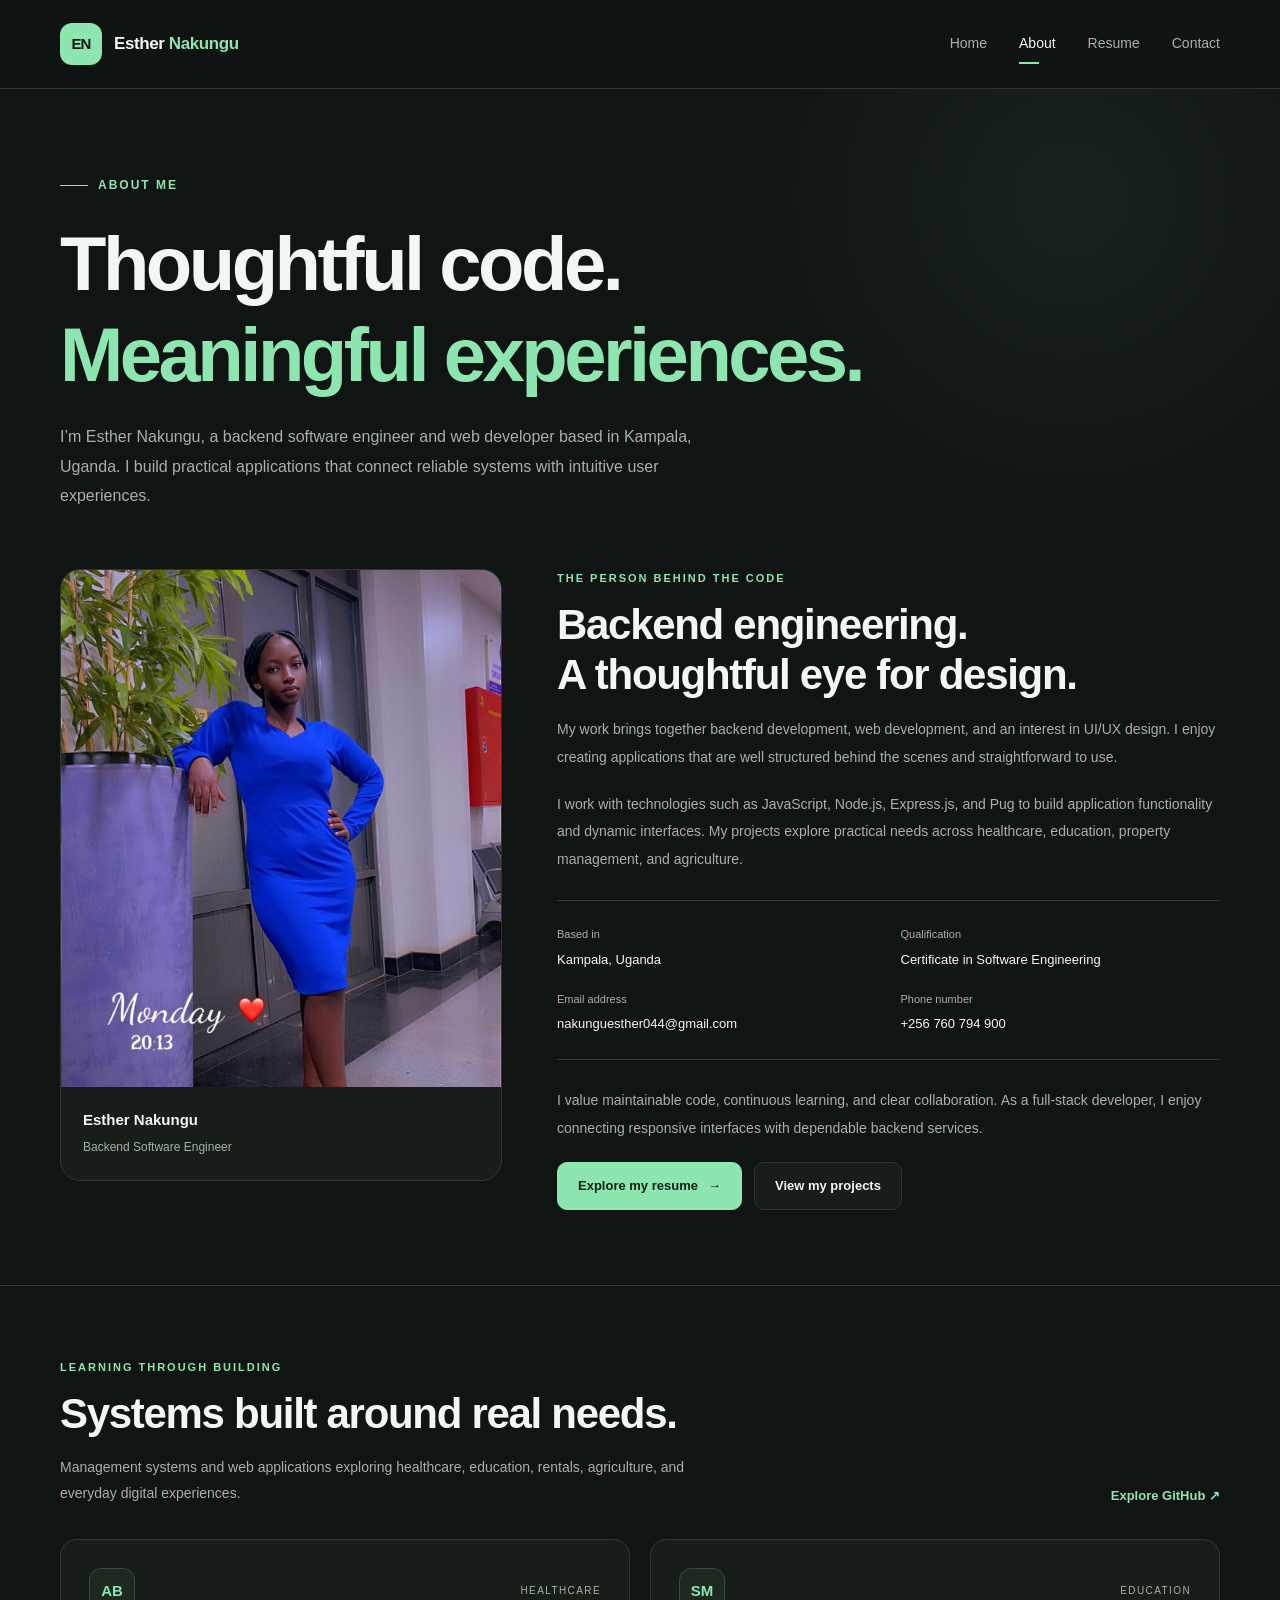
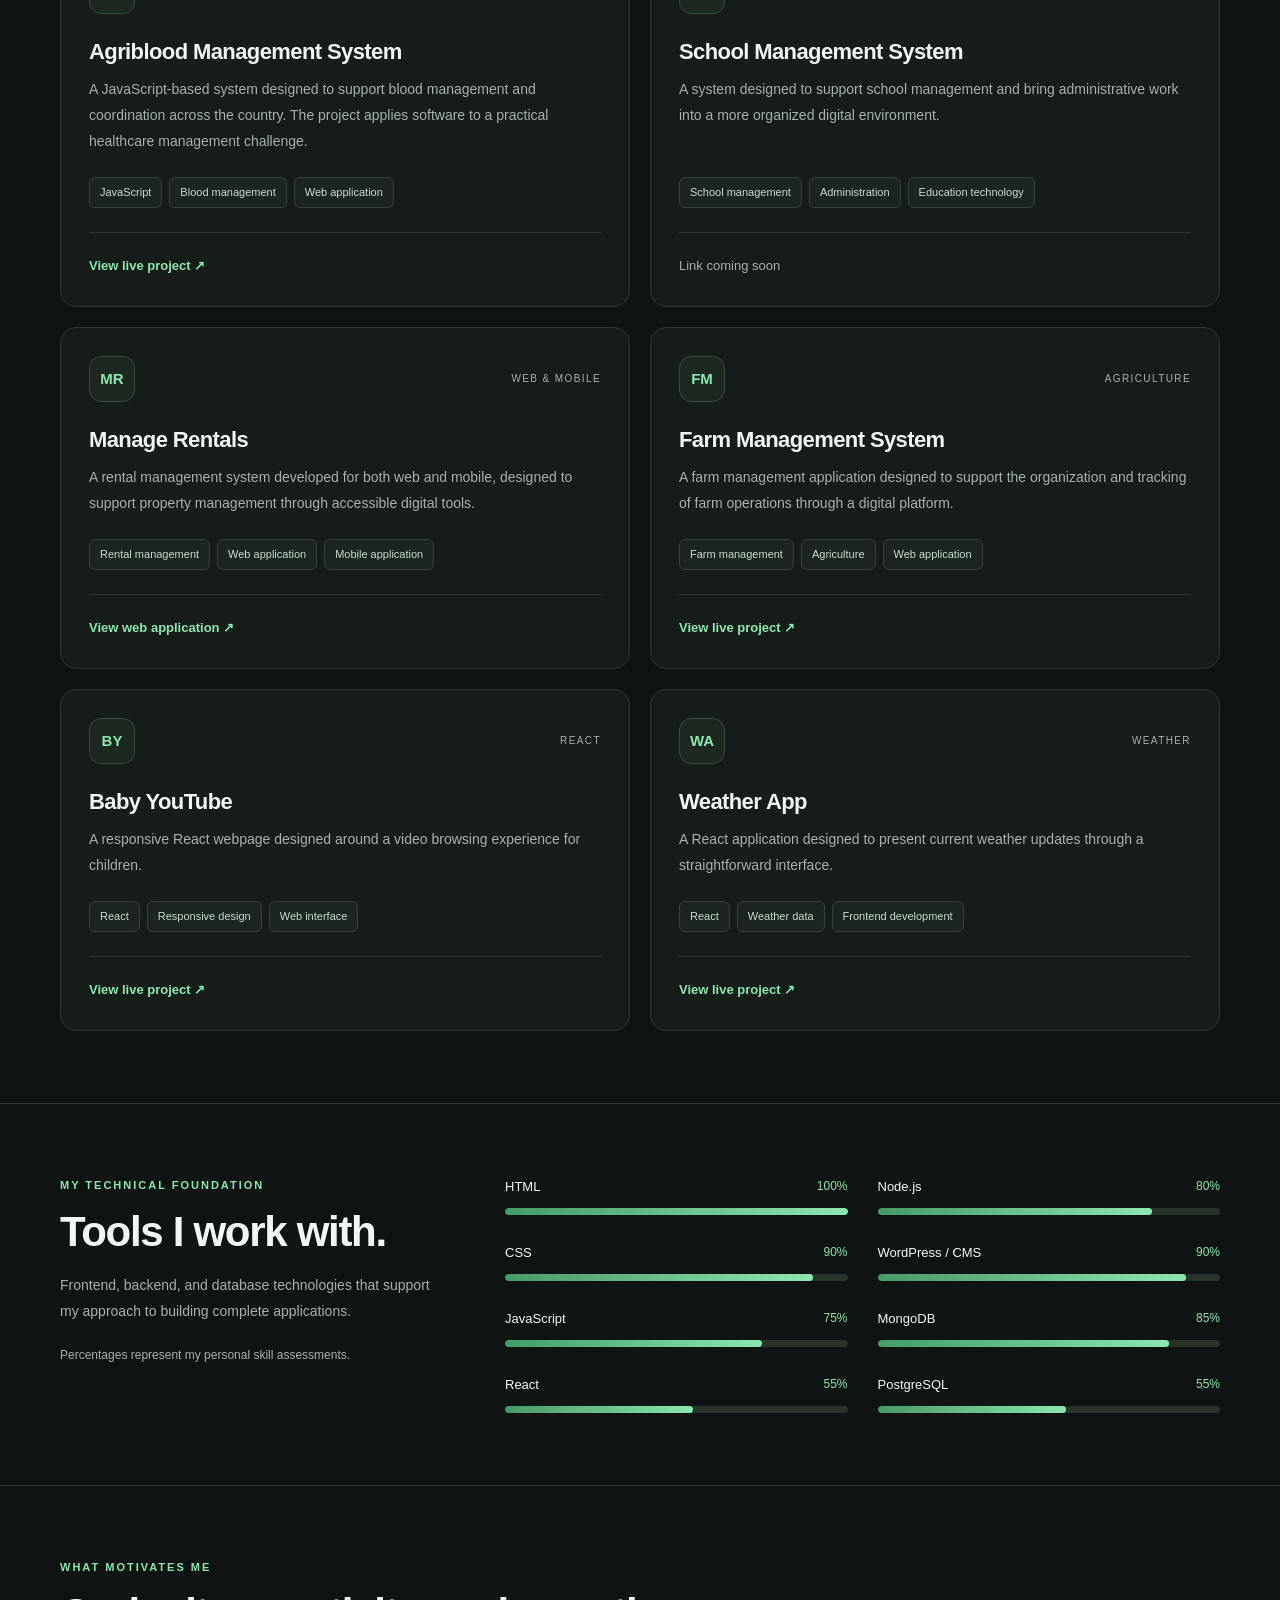
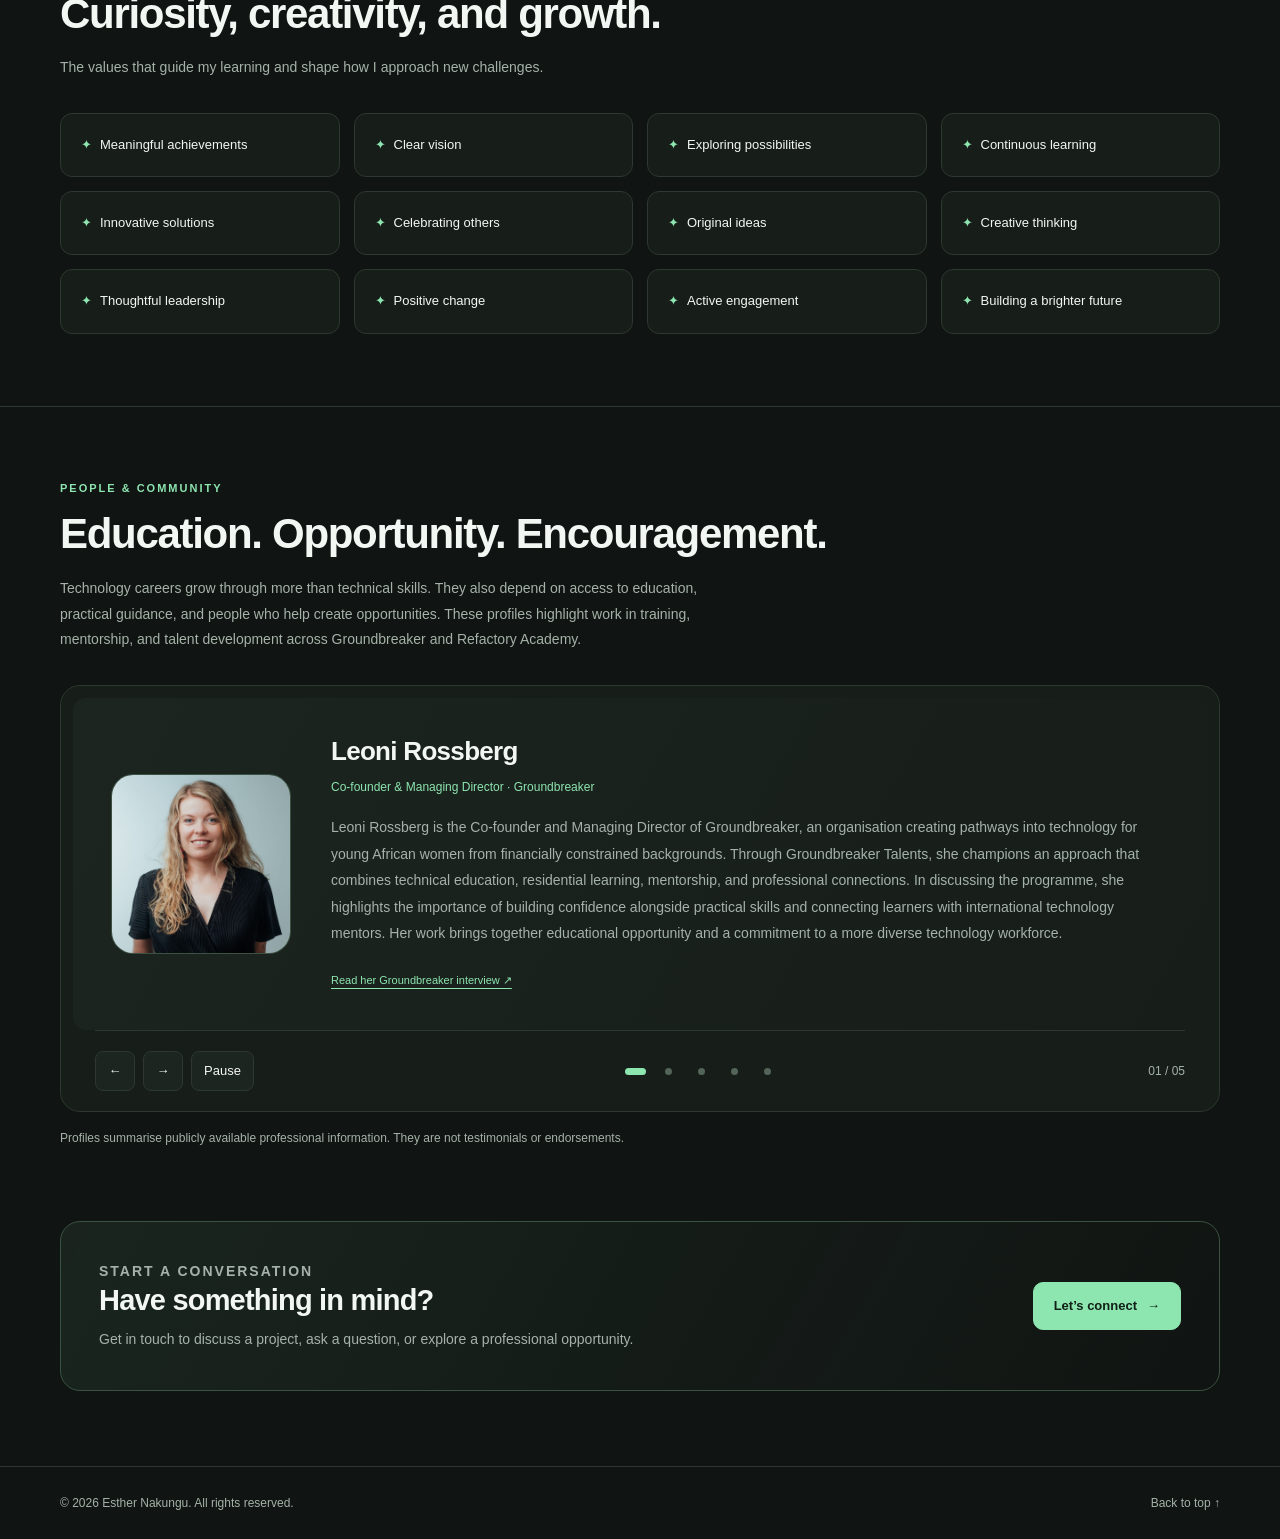
<file: about.html>
<!DOCTYPE html>
<html lang="en">
<head>
  <meta charset="UTF-8">
  <meta name="viewport" content="width=device-width, initial-scale=1.0">

  <title>About | Esther Nakungu</title>
  <meta
    name="description"
    content="Meet Esther Nakungu, a backend software engineer in Kampala, Uganda. Explore her projects, technical skills, and technology community."
  >
  <meta name="theme-color" content="#101412">

  <style>
    /* ==================== DESIGN SYSTEM ==================== */
    :root {
      color-scheme: dark;
      --background: #101412;
      --surface: #171d19;
      --raised: #1d2520;
      --green: #8de5b0;
      --green-hover: #aff4c9;
      --white: #f3f7f4;
      --muted: #a5b2a9;
      --border: #2c3830;
      --radius: 20px;
    }

    *,
    *::before,
    *::after {
      box-sizing: border-box;
    }

    [hidden] {
      display: none !important;
    }

    html {
      scroll-behavior: smooth;
      scroll-padding-top: 110px;
    }

    body {
      margin: 0;
      background: var(--background);
      color: var(--white);
      font-family: Inter, "Segoe UI", Arial, sans-serif;
      font-size: 16px;
      line-height: 1.7;
      -webkit-font-smoothing: antialiased;
    }

    h1,
    h2,
    h3,
    p,
    figure {
      margin-top: 0;
    }

    h1,
    h2,
    h3 {
      line-height: 1.2;
    }

    a {
      color: inherit;
      text-decoration: none;
    }

    button {
      font: inherit;
      cursor: pointer;
    }

    img {
      display: block;
      max-width: 100%;
    }

    a,
    button {
      outline-offset: 5px;
      -webkit-tap-highlight-color: transparent;
    }

    :focus-visible {
      outline: 3px solid var(--green);
    }

    ::selection {
      background: var(--green);
      color: var(--background);
    }

    .container {
      width: min(1160px, calc(100% - 48px));
      margin-inline: auto;
    }

    .skip-link {
      position: absolute;
      top: -100px;
      left: 20px;
      z-index: 100;
      padding: 12px 20px;
      border-radius: 8px;
      background: var(--green);
      color: var(--background);
    }

    .skip-link:focus {
      top: 12px;
    }

    /* ==================== HEADER ==================== */
    .header {
      position: sticky;
      top: 0;
      z-index: 50;
      background: rgba(16, 20, 18, 0.96);
      border-bottom: 1px solid var(--border);
      backdrop-filter: blur(16px);
    }

    .header-inner {
      min-height: 88px;
      display: flex;
      align-items: center;
      justify-content: space-between;
      gap: 24px;
    }

    .brand {
      display: inline-flex;
      align-items: center;
      gap: 12px;
      font-size: 17px;
      font-weight: 700;
      letter-spacing: -0.4px;
    }

    .brand-mark {
      display: grid;
      place-items: center;
      width: 42px;
      height: 42px;
      border-radius: 12px;
      background: var(--green);
      color: var(--background);
      font-size: 15px;
      letter-spacing: -1px;
    }

    .brand-name span {
      color: var(--green);
    }

    .navigation {
      display: flex;
      align-items: center;
      gap: 32px;
    }

    .navigation a {
      position: relative;
      padding-block: 10px;
      color: var(--muted);
      font-size: 14px;
      font-weight: 500;
      transition: color 180ms ease;
    }

    .navigation a:hover,
    .navigation a[aria-current="page"] {
      color: var(--white);
    }

    .navigation a[aria-current="page"]::after {
      content: "";
      position: absolute;
      bottom: 2px;
      left: 0;
      width: 20px;
      height: 2px;
      background: var(--green);
    }

    .menu-toggle {
      display: none;
      width: 44px;
      height: 44px;
      border: 1px solid var(--border);
      border-radius: 10px;
      background: var(--surface);
      color: var(--white);
      font-size: 23px;
    }

    /* ==================== SHARED ELEMENTS ==================== */
    .eyebrow,
    .section-label {
      color: var(--green);
      font-size: 11px;
      font-weight: 700;
      letter-spacing: 2px;
      text-transform: uppercase;
    }

    .eyebrow {
      display: inline-flex;
      align-items: center;
      gap: 10px;
      margin-bottom: 22px;
      font-size: 12px;
    }

    .eyebrow::before {
      content: "";
      width: 28px;
      height: 1px;
      background: var(--green);
    }

    .section-label {
      margin-bottom: 12px;
    }

    .section-title {
      margin-bottom: 16px;
      font-size: clamp(29px, 4vw, 42px);
      font-weight: 600;
      letter-spacing: -1.3px;
    }

    .section-description {
      max-width: 650px;
      margin-bottom: 0;
      color: var(--muted);
      font-size: 14px;
      line-height: 1.85;
    }

    .section-header {
      display: flex;
      align-items: end;
      justify-content: space-between;
      gap: 28px;
      margin-bottom: 32px;
    }

    .section {
      padding: 72px 0;
      border-top: 1px solid var(--border);
    }

    .button {
      display: inline-flex;
      align-items: center;
      justify-content: center;
      gap: 10px;
      min-height: 48px;
      padding: 12px 20px;
      border: 1px solid var(--border);
      border-radius: 10px;
      background: var(--surface);
      color: var(--white);
      font-size: 13px;
      font-weight: 700;
      transition:
        transform 180ms ease,
        background 180ms ease,
        border-color 180ms ease;
    }

    .button:hover {
      transform: translateY(-2px);
      border-color: var(--green);
    }

    .button-primary {
      background: var(--green);
      color: #102017;
      border-color: var(--green);
    }

    .button-primary:hover {
      background: var(--green-hover);
    }

    .text-link {
      display: inline-flex;
      align-items: center;
      gap: 8px;
      color: var(--green);
      font-size: 13px;
      font-weight: 600;
    }

    .text-link:hover {
      text-decoration: underline;
    }

    .tags {
      display: flex;
      flex-wrap: wrap;
      gap: 7px;
    }

    .tag {
      padding: 5px 10px;
      border: 1px solid #334339;
      border-radius: 6px;
      background: rgba(141, 229, 176, 0.04);
      color: #c8dbce;
      font-size: 11px;
    }

    /* ==================== HERO ==================== */
    .hero {
      position: relative;
      overflow: hidden;
      padding: 78px 0 58px;
    }

    .hero::before {
      content: "";
      position: absolute;
      top: -240px;
      right: -140px;
      width: 700px;
      height: 700px;
      pointer-events: none;
      background: radial-gradient(
        circle,
        rgba(141, 229, 176, 0.07),
        transparent 68%
      );
    }

    .hero .container {
      position: relative;
    }

    h1 {
      margin-bottom: 22px;
      font-size: clamp(44px, 6.5vw, 76px);
      font-weight: 600;
      letter-spacing: -3.5px;
    }

    h1 span {
      color: var(--green);
    }

    .hero-description {
      max-width: 650px;
      margin: 0;
      color: var(--muted);
      font-size: 16px;
      line-height: 1.85;
    }

    /* ==================== ABOUT PROFILE ==================== */
    .about-section {
      padding-bottom: 75px;
    }

    .about-layout {
      display: grid;
      grid-template-columns: 0.8fr 1.2fr;
      align-items: start;
      gap: 55px;
    }

    .portrait-card {
      margin: 0;
      overflow: hidden;
      border: 1px solid var(--border);
      border-radius: var(--radius);
      background: var(--surface);
    }

    .portrait-image {
      position: relative;
      aspect-ratio: 4 / 4.7;
      background: linear-gradient(135deg, #344d3c, #19251d);
    }

    .portrait-fallback {
      position: absolute;
      inset: 0;
      display: grid;
      place-items: center;
      color: var(--green);
      font-size: 90px;
      font-weight: 600;
    }

    .portrait-image img {
      position: relative;
      width: 100%;
      height: 100%;
      object-fit: cover;
      object-position: center 25%;
    }

    .portrait-caption {
      padding: 20px 22px;
    }

    .portrait-caption strong {
      display: block;
      font-size: 15px;
    }

    .portrait-caption span {
      color: var(--muted);
      font-size: 12px;
    }

    .about-copy > p:not(.section-label) {
      margin-bottom: 20px;
      color: var(--muted);
      font-size: 14px;
      line-height: 1.95;
    }

    .profile-details {
      display: grid;
      grid-template-columns: 1fr 1fr;
      gap: 19px 24px;
      margin: 27px 0;
      padding: 24px 0;
      border-block: 1px solid var(--border);
    }

    .profile-details div {
      min-width: 0;
    }

    .profile-details dt {
      color: var(--muted);
      font-size: 11px;
    }

    .profile-details dd {
      margin: 5px 0 0;
      font-size: 13px;
      overflow-wrap: anywhere;
    }

    .profile-details a:hover {
      color: var(--green);
    }

    .about-actions {
      display: flex;
      flex-wrap: wrap;
      gap: 12px;
    }

    /* ==================== PROJECTS ==================== */
    .project-grid {
      display: grid;
      grid-template-columns: repeat(2, minmax(0, 1fr));
      gap: 20px;
    }

    .project-card {
      display: flex;
      flex-direction: column;
      min-width: 0;
      padding: 28px;
      border: 1px solid var(--border);
      border-radius: 16px;
      background: var(--surface);
      transition:
        transform 200ms ease,
        border-color 200ms ease;
    }

    .project-card:hover {
      transform: translateY(-4px);
      border-color: #506d59;
    }

    .project-top {
      display: flex;
      align-items: center;
      justify-content: space-between;
      gap: 15px;
      margin-bottom: 25px;
    }

    .project-symbol {
      display: grid;
      place-items: center;
      width: 46px;
      height: 46px;
      border: 1px solid #354b3c;
      border-radius: 12px;
      background: rgba(141, 229, 176, 0.05);
      color: var(--green);
      font-size: 15px;
      font-weight: 700;
    }

    .project-category {
      color: var(--muted);
      font-size: 10px;
      letter-spacing: 1.4px;
      text-transform: uppercase;
    }

    .project-card h3 {
      margin-bottom: 12px;
      font-size: 22px;
      font-weight: 600;
      letter-spacing: -0.6px;
    }

    .project-card > p {
      margin-bottom: 22px;
      color: var(--muted);
      font-size: 14px;
      line-height: 1.85;
    }

    .project-card .tags {
      margin-top: auto;
      margin-bottom: 24px;
    }

    .project-bottom {
      padding-top: 18px;
      border-top: 1px solid var(--border);
    }

    .coming-soon {
      color: var(--muted);
      font-size: 13px;
    }

    /* ==================== ANIMATED SKILLS ==================== */
    .skills-layout {
      display: grid;
      grid-template-columns: 0.7fr 1.3fr;
      gap: 60px;
    }

    .skills-grid {
      display: grid;
      grid-template-columns: 1fr 1fr;
      align-content: start;
      gap: 27px 30px;
    }

    .skill-label {
      display: flex;
      justify-content: space-between;
      gap: 15px;
      margin-bottom: 10px;
      font-size: 13px;
    }

    .skill-percent {
      color: var(--green);
      font-size: 12px;
    }

    .skill-track {
      height: 7px;
      overflow: hidden;
      border-radius: 99px;
      background: #28332c;
    }

    .skill-fill {
      width: var(--level);
      height: 100%;
      border-radius: inherit;
      background: linear-gradient(90deg, #469c69, var(--green));
      transform-origin: left;
      transform: scaleX(1);
    }

    .skills-grid.is-ready .skill-fill {
      transform: scaleX(0);
      transition: transform 1.5s cubic-bezier(0.22, 1, 0.36, 1);
      transition-delay: var(--delay, 0ms);
    }

    .skills-grid.is-ready.is-visible .skill-fill {
      transform: scaleX(1);
    }

    .skills-note {
      margin: 20px 0 0;
      color: var(--muted);
      font-size: 12px;
    }

    /* ==================== VALUES ==================== */
    .values-grid {
      display: grid;
      grid-template-columns: repeat(4, minmax(0, 1fr));
      gap: 14px;
    }

    .value-item {
      padding: 20px;
      border: 1px solid var(--border);
      border-radius: 12px;
      background: var(--surface);
      font-size: 13px;
    }

    .value-item span {
      color: var(--green);
      margin-right: 8px;
    }

    /* ==================== COMMUNITY CAROUSEL ==================== */
    .community-carousel {
      padding: 12px;
      border: 1px solid var(--border);
      border-radius: var(--radius);
      background: var(--surface);
    }

    .carousel-viewport {
      overflow: hidden;
      border-radius: 13px;
    }

    .carousel-track {
      display: flex;
      align-items: stretch;
      transition: transform 650ms cubic-bezier(0.22, 1, 0.36, 1);
    }

    .person-slide {
      flex: 0 0 100%;
      min-width: 0;
      display: grid;
      grid-template-columns: 180px minmax(0, 1fr);
      align-items: center;
      gap: 40px;
      padding: 38px;
      background: linear-gradient(
        120deg,
        rgba(141, 229, 176, 0.04),
        transparent
      );
    }

    .person-avatar {
      position: relative;
      width: 180px;
      aspect-ratio: 1;
      overflow: hidden;
      border: 1px solid #3b5142;
      border-radius: 22px;
      background: var(--raised);
    }

    .person-avatar span {
      position: absolute;
      inset: 0;
      display: grid;
      place-items: center;
      color: var(--green);
      font-size: 38px;
      font-weight: 600;
    }

    .person-avatar img {
      position: relative;
      width: 100%;
      height: 100%;
      object-fit: cover;
    }

    .person-slide h3 {
      margin-bottom: 9px;
      font-size: 26px;
      font-weight: 600;
      letter-spacing: -0.7px;
    }

    .person-role {
      margin-bottom: 17px;
      color: var(--green);
      font-size: 12px;
    }

    .person-description {
      margin-bottom: 18px;
      color: var(--muted);
      font-size: 14px;
      line-height: 1.9;
    }

    .profile-source {
      color: var(--green);
      font-size: 11px;
      text-decoration: underline;
      text-underline-offset: 4px;
    }

    .carousel-controls {
      display: flex;
      align-items: center;
      justify-content: space-between;
      flex-wrap: wrap;
      gap: 18px;
      margin: 0 22px;
      padding: 20px 0 8px;
      border-top: 1px solid var(--border);
    }

    .carousel-buttons {
      display: flex;
      align-items: center;
      gap: 8px;
    }

    .carousel-button {
      min-width: 40px;
      min-height: 40px;
      padding: 8px 12px;
      border: 1px solid var(--border);
      border-radius: 8px;
      background: var(--raised);
      color: var(--white);
      font-size: 13px;
    }

    .carousel-button:hover {
      border-color: var(--green);
    }

    .carousel-dots {
      display: flex;
      align-items: center;
      gap: 3px;
    }

    .carousel-dot {
      display: grid;
      place-items: center;
      width: 30px;
      height: 36px;
      padding: 0;
      border: 0;
      background: transparent;
    }

    .carousel-dot::before {
      content: "";
      width: 7px;
      height: 7px;
      border-radius: 99px;
      background: #536459;
      transition: width 200ms ease, background 200ms ease;
    }

    .carousel-dot[aria-current="true"]::before {
      width: 21px;
      background: var(--green);
    }

    .slide-count {
      color: var(--muted);
      font-size: 12px;
    }

    .community-note {
      margin: 16px 0 0;
      color: var(--muted);
      font-size: 12px;
    }

    .sr-only {
      position: absolute;
      width: 1px;
      height: 1px;
      padding: 0;
      margin: -1px;
      overflow: hidden;
      clip: rect(0, 0, 0, 0);
      white-space: nowrap;
      border: 0;
    }

    /* ==================== CTA & FOOTER ==================== */
    .cta-section {
      padding-bottom: 75px;
    }

    .cta {
      display: flex;
      align-items: center;
      justify-content: space-between;
      gap: 28px;
      padding: 38px;
      border: 1px solid #3a5242;
      border-radius: var(--radius);
      background: linear-gradient(
        120deg,
        rgba(141, 229, 176, 0.08),
        transparent
      );
    }

    .cta h2 {
      margin-bottom: 10px;
      font-size: 29px;
      font-weight: 600;
      letter-spacing: -0.8px;
    }

    .cta p {
      margin: 0;
      color: var(--muted);
      font-size: 14px;
    }

    .cta .button {
      flex-shrink: 0;
    }

    .footer {
      padding: 26px 0;
      border-top: 1px solid var(--border);
    }

    .footer-inner {
      display: flex;
      align-items: center;
      justify-content: space-between;
      gap: 20px;
      color: var(--muted);
      font-size: 12px;
    }

    .footer p {
      margin: 0;
    }

    .footer a:hover {
      color: var(--green);
    }

    /* ==================== RESPONSIVE ==================== */
    @media (max-width: 960px) {
      .about-layout,
      .skills-layout {
        gap: 32px;
      }

      .values-grid {
        grid-template-columns: repeat(2, minmax(0, 1fr));
      }

      .person-slide {
        grid-template-columns: 140px minmax(0, 1fr);
        gap: 26px;
        padding: 28px;
      }

      .person-avatar {
        width: 140px;
      }
    }

    @media (max-width: 760px) {
      .header-inner {
        min-height: 76px;
        flex-wrap: wrap;
        gap: 0;
      }

      .menu-toggle:not([hidden]) {
        display: block;
      }

      .navigation {
        width: 100%;
        flex-direction: column;
        align-items: stretch;
        gap: 0;
        padding: 8px 0 18px;
      }

      .navigation a {
        padding: 12px 0;
      }

      .navigation a[aria-current="page"]::after {
        display: none;
      }

      .navigation[data-collapsible]:not(.is-open) {
        display: none;
      }

      .hero {
        padding: 52px 0 38px;
      }

      h1 {
        letter-spacing: -2px;
      }

      .about-layout,
      .skills-layout {
        grid-template-columns: 1fr;
      }

      .portrait-card {
        width: min(100%, 440px);
      }

      .section {
        padding: 55px 0;
      }

      .about-section,
      .cta-section {
        padding-bottom: 55px;
      }

      .section-header {
        align-items: flex-start;
        flex-direction: column;
      }

      .person-slide {
        grid-template-columns: 1fr;
        align-content: start;
        gap: 22px;
      }

      .person-avatar {
        width: 100px;
        border-radius: 16px;
      }

      .person-slide h3 {
        font-size: 24px;
      }

      .cta {
        align-items: flex-start;
        flex-direction: column;
        padding: 28px;
      }
    }

    @media (max-width: 500px) {
      .container {
        width: calc(100% - 32px);
      }

      .brand {
        gap: 9px;
        font-size: 15px;
      }

      .brand-mark {
        width: 37px;
        height: 37px;
        font-size: 13px;
      }

      .hero-description {
        font-size: 15px;
      }

      .profile-details,
      .project-grid,
      .skills-grid {
        grid-template-columns: 1fr;
      }

      .project-card {
        padding: 24px;
      }

      .person-slide {
        padding: 24px 18px;
      }

      .person-avatar {
        width: 90px;
      }

      .person-description {
        font-size: 13px;
      }

      .carousel-controls {
        margin-inline: 10px;
        gap: 10px;
      }

      .slide-count {
        display: none;
      }

      .carousel-dot {
        width: 25px;
      }

      .value-item {
        padding: 16px 12px;
        font-size: 12px;
      }

      .footer-inner {
        align-items: flex-start;
        flex-direction: column;
        gap: 12px;
      }
    }

    @media (prefers-reduced-motion: reduce) {
      html {
        scroll-behavior: auto;
      }

      *,
      *::before,
      *::after {
        transition: none !important;
        animation: none !important;
      }

      .skills-grid.is-ready .skill-fill {
        transform: scaleX(1);
      }
    }
  </style>
</head>

<body id="top">
  <a class="skip-link" href="#main">Skip to content</a>

  <!-- ==================== HEADER ==================== -->
  <header class="header">
    <div class="container header-inner">
      <a class="brand" href="index.html" aria-label="Esther Nakungu home">
        <span class="brand-mark" aria-hidden="true">EN</span>
        <span class="brand-name">Esther <span>Nakungu</span></span>
      </a>

      <button
        class="menu-toggle"
        id="menuToggle"
        type="button"
        aria-label="Open navigation"
        aria-controls="navigation"
        aria-expanded="false"
        hidden
      >☰</button>

      <nav class="navigation" id="navigation" aria-label="Main navigation">
        <a href="index.html">Home</a>
        <a href="about.html" aria-current="page">About</a>
        <a href="resume.html">Resume</a>
        <a href="contact.html">Contact</a>
      </nav>
    </div>
  </header>

  <main id="main">
    <!-- ==================== HERO ==================== -->
    <section class="hero" aria-labelledby="pageTitle">
      <div class="container">
        <div class="eyebrow">About me</div>

        <h1 id="pageTitle">
          Thoughtful code.<br>
          <span>Meaningful experiences.</span>
        </h1>

        <p class="hero-description">
          I’m Esther Nakungu, a backend software engineer and web
          developer based in Kampala, Uganda. I build practical
          applications that connect reliable systems with intuitive
          user experiences.
        </p>
      </div>
    </section>

    <!-- ==================== ABOUT ==================== -->
    <section class="about-section" aria-labelledby="aboutTitle">
      <div class="container about-layout">
        <figure class="portrait-card">
          <div class="portrait-image">
            <span class="portrait-fallback" aria-hidden="true">EN</span>
            <img
              src="images/Vscode%20238.jpg"
              alt="Esther Nakungu"
              width="600"
              height="705"
              fetchpriority="high"
              data-image-fallback
            >
          </div>

          <figcaption class="portrait-caption">
            <strong>Esther Nakungu</strong>
            <span>Backend Software Engineer</span>
          </figcaption>
        </figure>

        <div class="about-copy">
          <p class="section-label">The person behind the code</p>

          <h2 class="section-title" id="aboutTitle">
            Backend engineering.<br>
            A thoughtful eye for design.
          </h2>

          <p>
            My work brings together backend development, web development,
            and an interest in UI/UX design. I enjoy creating applications
            that are well structured behind the scenes and straightforward
            to use.
          </p>

          <p>
            I work with technologies such as JavaScript, Node.js,
            Express.js, and Pug to build application functionality
            and dynamic interfaces. My projects explore practical needs
            across healthcare, education, property management,
            and agriculture.
          </p>

          <dl class="profile-details">
            <div>
              <dt>Based in</dt>
              <dd>Kampala, Uganda</dd>
            </div>

            <div>
              <dt>Qualification</dt>
              <dd>Certificate in Software Engineering</dd>
            </div>

            <div>
              <dt>Email address</dt>
              <dd>
                <a href="mailto:nakunguesther044@gmail.com">
                  nakunguesther044@gmail.com
                </a>
              </dd>
            </div>

            <div>
              <dt>Phone number</dt>
              <dd>
                <a href="tel:+256760794900">
                  +256 760 794 900
                </a>
              </dd>
            </div>
          </dl>

          <p>
            I value maintainable code, continuous learning, and clear
            collaboration. As a full-stack developer, I enjoy connecting
            responsive interfaces with dependable backend services.
          </p>

          <div class="about-actions">
            <a class="button button-primary" href="resume.html">
              Explore my resume <span aria-hidden="true">→</span>
            </a>

            <a class="button" href="#projects">
              View my projects
            </a>
          </div>
        </div>
      </div>
    </section>

    <!-- ==================== PROJECTS ==================== -->
    <section class="section" id="projects" aria-labelledby="projectsTitle">
      <div class="container">
        <div class="section-header">
          <div>
            <p class="section-label">Learning through building</p>

            <h2 class="section-title" id="projectsTitle">
              Systems built around real needs.
            </h2>

            <p class="section-description">
              Management systems and web applications exploring
              healthcare, education, rentals, agriculture, and
              everyday digital experiences.
            </p>
          </div>

          <a
            class="text-link"
            href="https://github.com/nakungu-esther"
            target="_blank"
            rel="noopener noreferrer"
            aria-label="Explore GitHub, opens in a new tab"
          >Explore GitHub ↗</a>
        </div>

        <div class="project-grid">
          <!-- BLOOD MANAGEMENT -->
          <article class="project-card">
            <div class="project-top">
              <span class="project-symbol" aria-hidden="true">AB</span>
              <span class="project-category">Healthcare</span>
            </div>

            <h3>Agriblood Management System</h3>

            <p>
              A JavaScript-based system designed to support blood
              management and coordination across the country.
              The project applies software to a practical healthcare
              management challenge.
            </p>

            <div class="tags">
              <span class="tag">JavaScript</span>
              <span class="tag">Blood management</span>
              <span class="tag">Web application</span>
            </div>

            <div class="project-bottom">
              <a
                class="text-link"
                href="https://inspiring-florentine-54bb2d.netlify.app/"
                target="_blank"
                rel="noopener noreferrer"
                aria-label="View Agriblood Management System, opens in a new tab"
              >View live project ↗</a>
            </div>
          </article>

          <!-- SCHOOL MANAGEMENT -->
          <article class="project-card">
            <div class="project-top">
              <span class="project-symbol" aria-hidden="true">SM</span>
              <span class="project-category">Education</span>
            </div>

            <h3>School Management System</h3>

            <p>
              A system designed to support school management
              and bring administrative work into a more organized
              digital environment.
            </p>

            <div class="tags">
              <span class="tag">School management</span>
              <span class="tag">Administration</span>
              <span class="tag">Education technology</span>
            </div>

            <div class="project-bottom">
              <!-- Replace this text with your school project link later. -->
              <span class="coming-soon">Link coming soon</span>
            </div>
          </article>

          <!-- RENTAL MANAGEMENT -->
          <article class="project-card">
            <div class="project-top">
              <span class="project-symbol" aria-hidden="true">MR</span>
              <span class="project-category">Web &amp; mobile</span>
            </div>

            <h3>Manage Rentals</h3>

            <p>
              A rental management system developed for both web
              and mobile, designed to support property management
              through accessible digital tools.
            </p>

            <div class="tags">
              <span class="tag">Rental management</span>
              <span class="tag">Web application</span>
              <span class="tag">Mobile application</span>
            </div>

            <div class="project-bottom">
              <a
                class="text-link"
                href="https://mrm-rental-manager-frontend-pink.vercel.app/"
                target="_blank"
                rel="noopener noreferrer"
                aria-label="View Manage Rentals web application, opens in a new tab"
              >View web application ↗</a>
            </div>
          </article>

          <!-- FARM MANAGEMENT -->
          <article class="project-card">
            <div class="project-top">
              <span class="project-symbol" aria-hidden="true">FM</span>
              <span class="project-category">Agriculture</span>
            </div>

            <h3>Farm Management System</h3>

            <p>
              A farm management application designed to support
              the organization and tracking of farm operations
              through a digital platform.
            </p>

            <div class="tags">
              <span class="tag">Farm management</span>
              <span class="tag">Agriculture</span>
              <span class="tag">Web application</span>
            </div>

            <div class="project-bottom">
              <a
                class="text-link"
                href="https://fram-tracker-fe.vercel.app/"
                target="_blank"
                rel="noopener noreferrer"
                aria-label="View Farm Management System, opens in a new tab"
              >View live project ↗</a>
            </div>
          </article>

          <!-- BABY YOUTUBE -->
          <article class="project-card">
            <div class="project-top">
              <span class="project-symbol" aria-hidden="true">BY</span>
              <span class="project-category">React</span>
            </div>

            <h3>Baby YouTube</h3>

            <p>
              A responsive React webpage designed around
              a video browsing experience for children.
            </p>

            <div class="tags">
              <span class="tag">React</span>
              <span class="tag">Responsive design</span>
              <span class="tag">Web interface</span>
            </div>

            <div class="project-bottom">
              <a
                class="text-link"
                href="https://meek-truffle-06a284.netlify.app/"
                target="_blank"
                rel="noopener noreferrer"
                aria-label="View Baby YouTube, opens in a new tab"
              >View live project ↗</a>
            </div>
          </article>

          <!-- WEATHER APP -->
          <article class="project-card">
            <div class="project-top">
              <span class="project-symbol" aria-hidden="true">WA</span>
              <span class="project-category">Weather</span>
            </div>

            <h3>Weather App</h3>

            <p>
              A React application designed to present current
              weather updates through a straightforward interface.
            </p>

            <div class="tags">
              <span class="tag">React</span>
              <span class="tag">Weather data</span>
              <span class="tag">Frontend development</span>
            </div>

            <div class="project-bottom">
              <a
                class="text-link"
                href="https://dulcet-liger-79d43f.netlify.app/"
                target="_blank"
                rel="noopener noreferrer"
                aria-label="View Weather App, opens in a new tab"
              >View live project ↗</a>
            </div>
          </article>
        </div>
      </div>
    </section>

    <!-- ==================== ANIMATED SKILLS ==================== -->
    <section class="section" id="skills" aria-labelledby="skillsTitle">
      <div class="container skills-layout">
        <div>
          <p class="section-label">My technical foundation</p>

          <h2 class="section-title" id="skillsTitle">
            Tools I work with.
          </h2>

          <p class="section-description">
            Frontend, backend, and database technologies that support
            my approach to building complete applications.
          </p>

          <p class="skills-note">
            Percentages represent my personal skill assessments.
          </p>
        </div>

        <div class="skills-grid" id="skillsGrid">
          <div class="skill-item">
            <div class="skill-label">
              <span id="htmlLabel">HTML</span>
              <span class="skill-percent">100%</span>
            </div>
            <div
              class="skill-track"
              role="meter"
              aria-labelledby="htmlLabel"
              aria-valuemin="0"
              aria-valuemax="100"
              aria-valuenow="100"
            >
              <div
                class="skill-fill"
                style="--level:100%;--delay:0ms"
              ></div>
            </div>
          </div>

          <div class="skill-item">
            <div class="skill-label">
              <span id="nodeLabel">Node.js</span>
              <span class="skill-percent">80%</span>
            </div>
            <div
              class="skill-track"
              role="meter"
              aria-labelledby="nodeLabel"
              aria-valuemin="0"
              aria-valuemax="100"
              aria-valuenow="80"
            >
              <div
                class="skill-fill"
                style="--level:80%;--delay:80ms"
              ></div>
            </div>
          </div>

          <div class="skill-item">
            <div class="skill-label">
              <span id="cssLabel">CSS</span>
              <span class="skill-percent">90%</span>
            </div>
            <div
              class="skill-track"
              role="meter"
              aria-labelledby="cssLabel"
              aria-valuemin="0"
              aria-valuemax="100"
              aria-valuenow="90"
            >
              <div
                class="skill-fill"
                style="--level:90%;--delay:160ms"
              ></div>
            </div>
          </div>

          <div class="skill-item">
            <div class="skill-label">
              <span id="wordpressLabel">WordPress / CMS</span>
              <span class="skill-percent">90%</span>
            </div>
            <div
              class="skill-track"
              role="meter"
              aria-labelledby="wordpressLabel"
              aria-valuemin="0"
              aria-valuemax="100"
              aria-valuenow="90"
            >
              <div
                class="skill-fill"
                style="--level:90%;--delay:240ms"
              ></div>
            </div>
          </div>

          <div class="skill-item">
            <div class="skill-label">
              <span id="jsLabel">JavaScript</span>
              <span class="skill-percent">75%</span>
            </div>
            <div
              class="skill-track"
              role="meter"
              aria-labelledby="jsLabel"
              aria-valuemin="0"
              aria-valuemax="100"
              aria-valuenow="75"
            >
              <div
                class="skill-fill"
                style="--level:75%;--delay:320ms"
              ></div>
            </div>
          </div>

          <div class="skill-item">
            <div class="skill-label">
              <span id="mongoLabel">MongoDB</span>
              <span class="skill-percent">85%</span>
            </div>
            <div
              class="skill-track"
              role="meter"
              aria-labelledby="mongoLabel"
              aria-valuemin="0"
              aria-valuemax="100"
              aria-valuenow="85"
            >
              <div
                class="skill-fill"
                style="--level:85%;--delay:400ms"
              ></div>
            </div>
          </div>

          <div class="skill-item">
            <div class="skill-label">
              <span id="reactLabel">React</span>
              <span class="skill-percent">55%</span>
            </div>
            <div
              class="skill-track"
              role="meter"
              aria-labelledby="reactLabel"
              aria-valuemin="0"
              aria-valuemax="100"
              aria-valuenow="55"
            >
              <div
                class="skill-fill"
                style="--level:55%;--delay:480ms"
              ></div>
            </div>
          </div>

          <div class="skill-item">
            <div class="skill-label">
              <span id="postgresLabel">PostgreSQL</span>
              <span class="skill-percent">55%</span>
            </div>
            <div
              class="skill-track"
              role="meter"
              aria-labelledby="postgresLabel"
              aria-valuemin="0"
              aria-valuemax="100"
              aria-valuenow="55"
            >
              <div
                class="skill-fill"
                style="--level:55%;--delay:560ms"
              ></div>
            </div>
          </div>
        </div>
      </div>
    </section>

    <!-- ==================== VALUES ==================== -->
    <section class="section" aria-labelledby="valuesTitle">
      <div class="container">
        <div class="section-header">
          <div>
            <p class="section-label">What motivates me</p>

            <h2 class="section-title" id="valuesTitle">
              Curiosity, creativity, and growth.
            </h2>

            <p class="section-description">
              The values that guide my learning and shape
              how I approach new challenges.
            </p>
          </div>
        </div>

        <div class="values-grid">
          <div class="value-item">
            <span aria-hidden="true">✦</span>Meaningful achievements
          </div>
          <div class="value-item">
            <span aria-hidden="true">✦</span>Clear vision
          </div>
          <div class="value-item">
            <span aria-hidden="true">✦</span>Exploring possibilities
          </div>
          <div class="value-item">
            <span aria-hidden="true">✦</span>Continuous learning
          </div>
          <div class="value-item">
            <span aria-hidden="true">✦</span>Innovative solutions
          </div>
          <div class="value-item">
            <span aria-hidden="true">✦</span>Celebrating others
          </div>
          <div class="value-item">
            <span aria-hidden="true">✦</span>Original ideas
          </div>
          <div class="value-item">
            <span aria-hidden="true">✦</span>Creative thinking
          </div>
          <div class="value-item">
            <span aria-hidden="true">✦</span>Thoughtful leadership
          </div>
          <div class="value-item">
            <span aria-hidden="true">✦</span>Positive change
          </div>
          <div class="value-item">
            <span aria-hidden="true">✦</span>Active engagement
          </div>
          <div class="value-item">
            <span aria-hidden="true">✦</span>Building a brighter future
          </div>
        </div>
      </div>
    </section>

    <!-- ==================== PEOPLE & COMMUNITY ==================== -->
    <section class="section" aria-labelledby="communityTitle">
      <div class="container">
        <div class="section-header">
          <div>
            <p class="section-label">People &amp; community</p>

            <h2 class="section-title" id="communityTitle">
              Education. Opportunity. Encouragement.
            </h2>

            <p class="section-description">
              Technology careers grow through more than technical skills.
              They also depend on access to education, practical guidance,
              and people who help create opportunities. These profiles
              highlight work in training, mentorship, and talent
              development across Groundbreaker and Refactory Academy.
            </p>
          </div>
        </div>

        <div
          class="community-carousel"
          id="communityCarousel"
          role="region"
          aria-roledescription="carousel"
          aria-label="People and community profiles"
        >
          <div class="carousel-viewport">
            <div class="carousel-track" id="carouselTrack">

              <!-- LEONI ROSSBERG -->
              <article class="person-slide" aria-label="1 of 5">
                <div class="person-avatar">
                  <span aria-hidden="true">LR</span>
                  <img
                    src="images/image.png"
                    alt="Leoni Rossberg"
                    width="180"
                    height="180"
                    loading="lazy"
                    data-image-fallback
                  >
                </div>

                <div>
                  <h3>Leoni Rossberg</h3>

                  <p class="person-role">
                    Co-founder &amp; Managing Director · Groundbreaker
                  </p>

                  <p class="person-description">
                    Leoni Rossberg is the Co-founder and Managing
                    Director of Groundbreaker, an organisation creating
                    pathways into technology for young African women
                    from financially constrained backgrounds. Through
                    Groundbreaker Talents, she champions an approach
                    that combines technical education, residential
                    learning, mentorship, and professional connections.
                    In discussing the programme, she highlights the
                    importance of building confidence alongside practical
                    skills and connecting learners with international
                    technology mentors. Her work brings together
                    educational opportunity and a commitment to a more
                    diverse technology workforce.
                  </p>

                  <a
                    class="profile-source"
                    href="https://groundbreaker.org/exploring-groundbreaker-talents-interview-with-our-co-founder-and-managing-director/"
                    target="_blank"
                    rel="noopener noreferrer"
                    aria-label="Read Groundbreaker’s interview with Leoni, opens in a new tab"
                  >Read her Groundbreaker interview ↗</a>
                </div>
              </article>

              <!-- LAURA KYONGO -->
              <article class="person-slide" aria-label="2 of 5">
                <div class="person-avatar">
                  <span aria-hidden="true">LK</span>
                  <img
                    src="images/pic.jpeg"
                    alt="Laura Kyongo"
                    width="180"
                    height="180"
                    loading="lazy"
                    data-image-fallback
                  >
                </div>

                <div>
                  <h3>Laura Kyongo</h3>

                  <p class="person-role">
                    Country Director · Groundbreaker Talents
                  </p>

                  <p class="person-description">
                    Laura Kyongo brings more than a decade of experience
                    in talent sourcing, recruitment, and retention
                    across different industries. She joined Groundbreaker
                    Talents as Partnership and Placement Lead, supporting
                    scholars as they moved from training into professional
                    life and developing the programme’s local partner
                    network. Groundbreaker now lists her as Country
                    Director. Her professional journey connects talent
                    development with employment opportunities, helping
                    create stronger links between emerging female
                    technology talent and the organisations seeking
                    their skills.
                  </p>

                  <a
                    class="profile-source"
                    href="https://groundbreaker.org/about-us/"
                    target="_blank"
                    rel="noopener noreferrer"
                    aria-label="Meet the Groundbreaker team, opens in a new tab"
                  >Meet the Groundbreaker team ↗</a>
                </div>
              </article>

              <!-- ESTHER NANSUBUGA -->
              <article class="person-slide" aria-label="3 of 5">
                <div class="person-avatar">
                  <span aria-hidden="true">EN</span>
                  <img
                    src="images/essym.jpeg"
                    alt="Esther Nansubuga"
                    width="180"
                    height="180"
                    loading="lazy"
                    data-image-fallback
                  >
                </div>

                <div>
                  <h3>Esther Nansubuga</h3>

                  <p class="person-role">
                    Program Manager · Groundbreaker Talents
                  </p>

                  <p class="person-description">
                    Esther Nansubuga is a Program Manager at Groundbreaker
                    Talents, where her work supports scholars’ learning
                    and development. Groundbreaker’s impact report
                    describes her as an information technology graduate
                    and digital skills trainer with previous ICT
                    instruction experience across public and private
                    sector projects. Her professional focus includes
                    opening opportunities in technology for women and
                    young people in Uganda. She brings a combination
                    of technical understanding, teaching experience,
                    and programme support to an environment that
                    prepares learners for careers in the technology
                    sector.
                  </p>

                  <a
                    class="profile-source"
                    href="https://groundbreaker.org/about-us/"
                    target="_blank"
                    rel="noopener noreferrer"
                    aria-label="Meet the Groundbreaker team, opens in a new tab"
                  >Meet the Groundbreaker team ↗</a>
                </div>
              </article>

              <!-- WILFRED MUKULEMBEZE -->
              <article class="person-slide" aria-label="4 of 5">
                <div class="person-avatar">
                  <span aria-hidden="true">WM</span>
                  <img
                    src="images/muk.jpeg"
                    alt="Wilfred Mukulembeze"
                    width="180"
                    height="180"
                    loading="lazy"
                    data-image-fallback
                  >
                </div>

                <div>
                  <h3>Wilfred Mukulembeze</h3>

                  <p class="person-role">
                    Programs Lead – Advanced · Refactory Academy
                  </p>

                  <p class="person-description">
                    Wilfred Mukulembeze is listed by Refactory Academy
                    as Programs Lead for its advanced programmes.
                    His role places him within an organisation focused
                    on connecting technology education with the skills
                    employers need. Refactory combines technical
                    training with professional skills and provides
                    pathways through certificate programmes, industry
                    learning, and job placement. Its advanced course
                    offering spans areas such as cloud computing,
                    artificial intelligence, cybersecurity, and product
                    development. This provides the wider educational
                    context for his work in advanced technology training.
                  </p>

                  <a
                    class="profile-source"
                    href="https://refactory.academy/about-us/"
                    target="_blank"
                    rel="noopener noreferrer"
                    aria-label="Meet the Refactory Academy team, opens in a new tab"
                  >Meet the Refactory team ↗</a>
                </div>
              </article>

              <!-- MARK LATIM -->
              <article class="person-slide" aria-label="5 of 5">
                <div class="person-avatar">
                  <span aria-hidden="true">ML</span>
                  <img
                    src="images/MAK.jpeg"
                    alt="Mark Latim"
                    width="180"
                    height="180"
                    loading="lazy"
                    data-image-fallback
                  >
                </div>

                <div>
                  <h3>Mark Latim</h3>

                  <p class="person-role">
                    Technical Coach – Python · Refactory Academy
                  </p>

                  <p class="person-description">
                    Mark Latim is a Technical Coach in Python at
                    Refactory Academy. His work sits within the
                    academy’s practical approach to developing software
                    talent and preparing learners for professional
                    engineering environments. A learner story published
                    by Refactory identifies him among the mentors who
                    supported the development of full-stack projects
                    and the transition from classroom concepts to
                    practical software development. His profile
                    highlights the role of technical coaching in helping
                    emerging developers apply their knowledge and build
                    experience through real projects.
                  </p>

                  <a
                    class="profile-source"
                    href="https://refactory.academy/about-us/"
                    target="_blank"
                    rel="noopener noreferrer"
                    aria-label="Meet the Refactory Academy team, opens in a new tab"
                  >Meet the Refactory team ↗</a>
                </div>
              </article>
            </div>
          </div>

          <div class="carousel-controls" id="carouselControls" hidden>
            <div class="carousel-buttons">
              <button
                class="carousel-button"
                id="previousSlide"
                type="button"
                aria-label="Previous profile"
              >←</button>

              <button
                class="carousel-button"
                id="nextSlide"
                type="button"
                aria-label="Next profile"
              >→</button>

              <button
                class="carousel-button"
                id="autoplayToggle"
                type="button"
              >Pause</button>
            </div>

            <div
              class="carousel-dots"
              id="carouselDots"
              role="group"
              aria-label="Choose a profile"
            ></div>

            <span class="slide-count" id="slideCount">01 / 05</span>
          </div>

          <p
            class="sr-only"
            id="slideAnnouncement"
            role="status"
            aria-atomic="true"
          ></p>
        </div>

        <p class="community-note">
          Profiles summarise publicly available professional information.
          They are not testimonials or endorsements.
        </p>

        <noscript>
          <style>
            .carousel-track {
              display: block;
            }

            .person-slide + .person-slide {
              border-top: 1px solid var(--border);
            }
          </style>
        </noscript>
      </div>
    </section>

    <!-- ==================== CONTACT ==================== -->
    <section class="cta-section" aria-labelledby="ctaTitle">
      <div class="container">
        <div class="cta">
          <div>
            <p class="section-label">Start a conversation</p>

            <h2 id="ctaTitle">Have something in mind?</h2>

            <p>
              Get in touch to discuss a project, ask a question,
              or explore a professional opportunity.
            </p>
          </div>

          <a class="button button-primary" href="contact.html">
            Let’s connect <span aria-hidden="true">→</span>
          </a>
        </div>
      </div>
    </section>
  </main>

  <!-- ==================== FOOTER ==================== -->
  <footer class="footer">
    <div class="container footer-inner">
      <p>
        &copy; <span id="year">2026</span> Esther Nakungu.
        All rights reserved.
      </p>

      <a href="#top">Back to top ↑</a>
    </div>
  </footer>

  <script>
    "use strict";

    // ==================== FOOTER YEAR ====================
    document.getElementById("year").textContent =
      new Date().getFullYear();

    // ==================== IMAGE FALLBACKS ====================
    document.querySelectorAll("[data-image-fallback]").forEach(
      function (image) {
        function showFallback() {
          image.hidden = true;
        }

        image.addEventListener("error", showFallback);

        if (image.complete && image.naturalWidth === 0) {
          showFallback();
        }
      }
    );

    // ==================== MOBILE NAVIGATION ====================
    const menuToggle = document.getElementById("menuToggle");
    const navigation = document.getElementById("navigation");
    const mobileViewport = window.matchMedia("(max-width: 760px)");

    menuToggle.hidden = false;
    navigation.dataset.collapsible = "true";

    function setMenuOpen(open) {
      navigation.classList.toggle("is-open", open);
      menuToggle.setAttribute("aria-expanded", String(open));

      menuToggle.setAttribute(
        "aria-label",
        open ? "Close navigation" : "Open navigation"
      );

      menuToggle.textContent = open ? "×" : "☰";
    }

    menuToggle.addEventListener("click", function () {
      setMenuOpen(
        menuToggle.getAttribute("aria-expanded") !== "true"
      );
    });

    navigation.addEventListener("click", function (event) {
      if (
        event.target.closest("a") &&
        mobileViewport.matches
      ) {
        setMenuOpen(false);
      }
    });

    document.addEventListener("keydown", function (event) {
      if (
        event.key === "Escape" &&
        menuToggle.getAttribute("aria-expanded") === "true"
      ) {
        setMenuOpen(false);
        menuToggle.focus();
      }
    });

    document.addEventListener("click", function (event) {
      if (
        mobileViewport.matches &&
        !navigation.contains(event.target) &&
        !menuToggle.contains(event.target)
      ) {
        setMenuOpen(false);
      }
    });

    mobileViewport.addEventListener("change", function () {
      setMenuOpen(false);
    });

    // ==================== MOTION PREFERENCE ====================
    const reducedMotion = window.matchMedia(
      "(prefers-reduced-motion: reduce)"
    );

    // ==================== ANIMATED SKILL BARS ====================
    const skillsGrid = document.getElementById("skillsGrid");

    if (
      "IntersectionObserver" in window &&
      !reducedMotion.matches
    ) {
      skillsGrid.classList.add("is-ready");

      const skillsObserver = new IntersectionObserver(
        function (entries) {
          entries.forEach(function (entry) {
            if (entry.isIntersecting) {
              requestAnimationFrame(function () {
                skillsGrid.classList.add("is-visible");
              });

              skillsObserver.unobserve(entry.target);
            }
          });
        },
        { threshold: 0.2 }
      );

      skillsObserver.observe(skillsGrid);
    }

    // ==================== COMMUNITY SLIDER ====================
    const carousel = document.getElementById("communityCarousel");
    const track = document.getElementById("carouselTrack");
    const slides = Array.from(track.children);
    const dotsContainer = document.getElementById("carouselDots");
    const previousButton = document.getElementById("previousSlide");
    const nextButton = document.getElementById("nextSlide");
    const autoplayButton = document.getElementById("autoplayToggle");
    const count = document.getElementById("slideCount");
    const announcement = document.getElementById("slideAnnouncement");

    let currentSlide = 0;
    let autoplayTimer = null;
    let manuallyPaused = reducedMotion.matches;
    let pointerInside = false;
    let carouselVisible = true;

    document.getElementById("carouselControls").hidden = false;

    const dots = slides.map(function (slide, index) {
      slide.setAttribute("role", "group");
      slide.setAttribute("aria-roledescription", "slide");

      const button = document.createElement("button");
      button.className = "carousel-dot";
      button.type = "button";

      button.setAttribute(
        "aria-label",
        "Show profile: " + slide.querySelector("h3").textContent
      );

      button.addEventListener("click", function () {
        showSlide(index, true);
        restartAutoplay();
      });

      dotsContainer.appendChild(button);
      return button;
    });

    function showSlide(index, announce) {
      currentSlide =
        (index + slides.length) % slides.length;

      track.style.transform =
        "translateX(-" + (currentSlide * 100) + "%)";

      slides.forEach(function (slide, slideIndex) {
        const active = slideIndex === currentSlide;

        slide.setAttribute("aria-hidden", String(!active));
        slide.inert = !active;

        // Also prevent off-screen links from receiving keyboard focus.
        slide.querySelectorAll("a, button").forEach(
          function (element) {
            if (active) {
              element.removeAttribute("tabindex");
            } else {
              element.setAttribute("tabindex", "-1");
            }
          }
        );

        dots[slideIndex].setAttribute(
          "aria-current",
          String(active)
        );
      });

      count.textContent =
        String(currentSlide + 1).padStart(2, "0") +
        " / " +
        String(slides.length).padStart(2, "0");

      if (announce) {
        announcement.textContent =
          slides[currentSlide].querySelector("h3").textContent +
          ", profile " + (currentSlide + 1) +
          " of " + slides.length;
      }
    }

    function stopAutoplay() {
      window.clearInterval(autoplayTimer);
      autoplayTimer = null;
    }

    function restartAutoplay() {
      stopAutoplay();

      autoplayButton.textContent =
        manuallyPaused ? "Play" : "Pause";

      autoplayButton.setAttribute(
        "aria-label",
        manuallyPaused
          ? "Start automatic profile slides"
          : "Pause automatic profile slides"
      );

      if (
        manuallyPaused ||
        pointerInside ||
        document.hidden ||
        !carouselVisible ||
        carousel.contains(document.activeElement)
      ) {
        return;
      }

      // Twelve seconds allows more time for the expanded profiles.
      autoplayTimer = window.setInterval(function () {
        showSlide(currentSlide + 1, false);
      }, 12000);
    }

    previousButton.addEventListener("click", function () {
      showSlide(currentSlide - 1, true);
      restartAutoplay();
    });

    nextButton.addEventListener("click", function () {
      showSlide(currentSlide + 1, true);
      restartAutoplay();
    });

    autoplayButton.addEventListener("click", function () {
      manuallyPaused = !manuallyPaused;
      restartAutoplay();
    });

    // Pause while a visitor reads with their pointer over the slider.
    carousel.addEventListener("pointerenter", function (event) {
      if (event.pointerType === "mouse") {
        pointerInside = true;
        stopAutoplay();
      }
    });

    carousel.addEventListener("pointerleave", function () {
      pointerInside = false;
      restartAutoplay();
    });

    // Pause while keyboard users interact with the slider.
    carousel.addEventListener("focusin", stopAutoplay);

    carousel.addEventListener("focusout", function () {
      window.setTimeout(restartAutoplay, 0);
    });

    document.addEventListener(
      "visibilitychange",
      restartAutoplay
    );

    reducedMotion.addEventListener("change", function (event) {
      if (event.matches) {
        manuallyPaused = true;
        skillsGrid.classList.add("is-visible");
      }

      restartAutoplay();
    });

    // Run autoplay only while this section is on screen.
    if ("IntersectionObserver" in window) {
      const carouselObserver = new IntersectionObserver(
        function (entries) {
          carouselVisible = entries[0].isIntersecting;
          restartAutoplay();
        },
        { threshold: 0.1 }
      );

      carouselObserver.observe(carousel);
    }

    showSlide(0, false);
    restartAutoplay();
  </script>
</body>
</html>
</file>
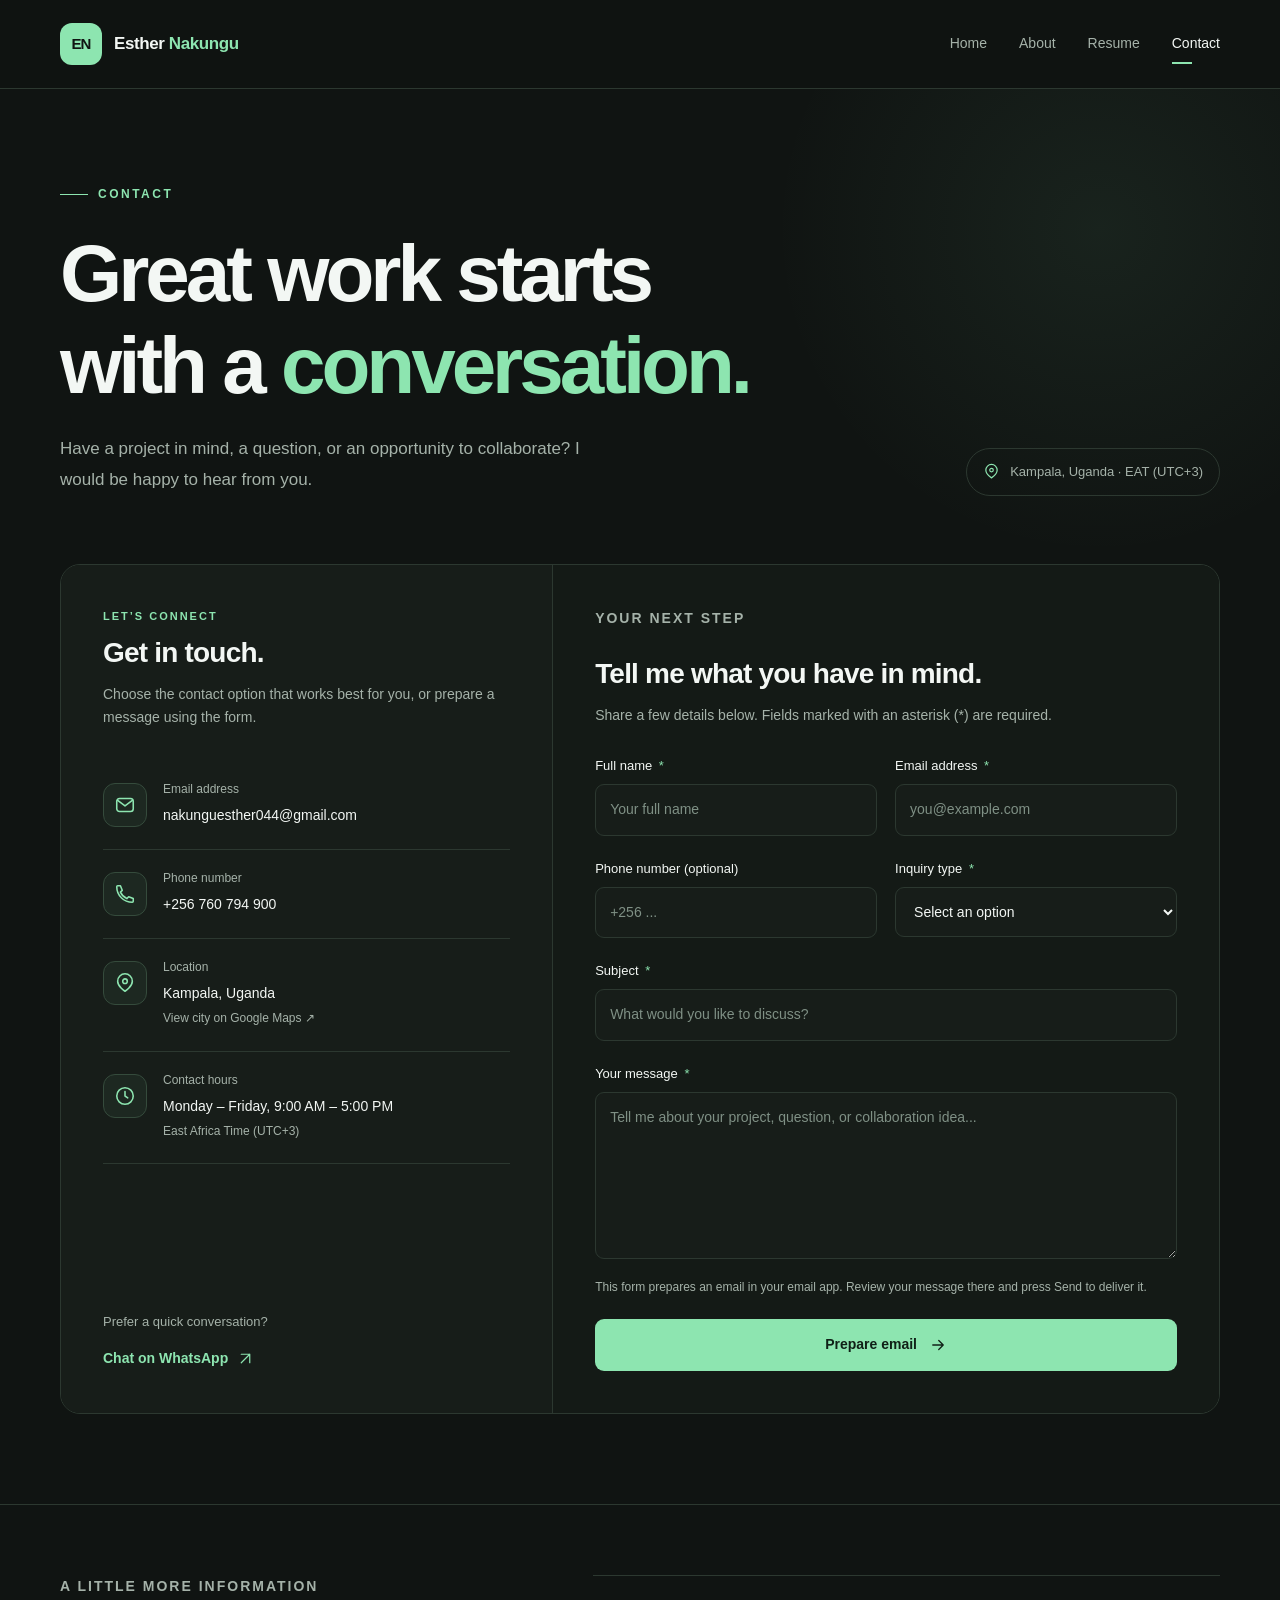
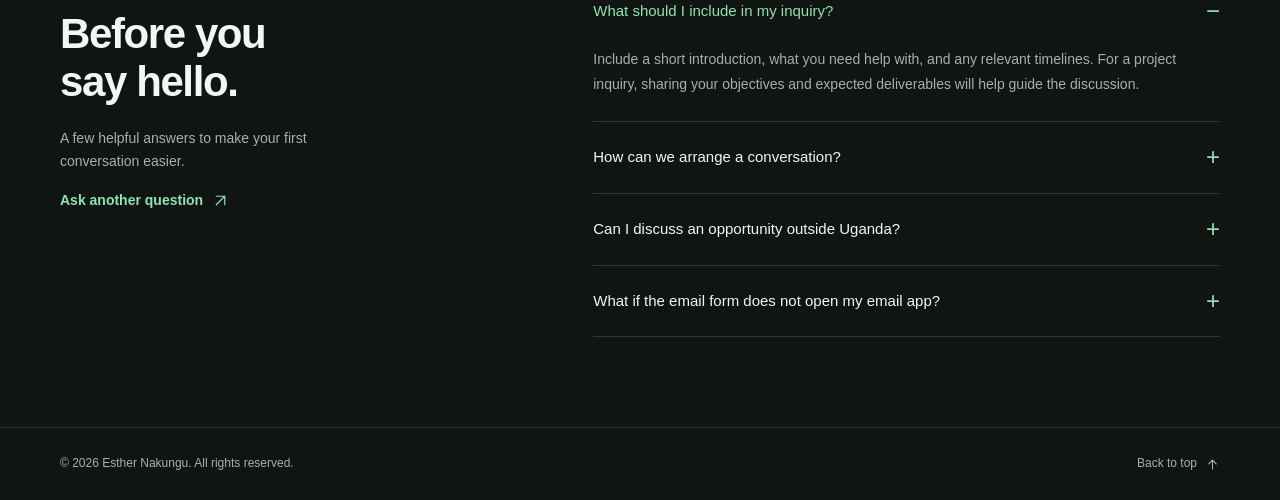
<file: contact.html>
<!DOCTYPE html>
<html lang="en">
<head>
  <meta charset="UTF-8">
  <meta name="viewport" content="width=device-width, initial-scale=1.0">

  <title>Contact | Esther Nakungu</title>
  <meta
    name="description"
    content="Contact Esther Nakungu in Kampala, Uganda for professional inquiries, projects, and collaborations."
  >
  <meta name="theme-color" content="#101412">

  <style>
    /* ==================== DESIGN SYSTEM ==================== */
    :root {
      color-scheme: dark;
      --background: #101412;
      --surface: #171d19;
      --surface-raised: #1d2520;
      --green: #8de5b0;
      --green-hover: #aff4c9;
      --white: #f3f7f4;
      --muted: #a5b2a9;
      --border: #2c3830;
      --radius: 20px;
      --transition: 180ms ease;
      --container: 1160px;
    }

    *,
    *::before,
    *::after {
      box-sizing: border-box;
    }

    html {
      scroll-behavior: smooth;
      scroll-padding-top: 100px;
    }

    body {
      margin: 0;
      background: var(--background);
      color: var(--white);
      font-family:
        Inter, "Segoe UI", Arial, sans-serif;
      font-size: 16px;
      line-height: 1.65;
      -webkit-font-smoothing: antialiased;
    }

    button,
    input,
    select,
    textarea {
      font: inherit;
    }

    button,
    a,
    input,
    select,
    textarea,
    summary {
      -webkit-tap-highlight-color: transparent;
    }

    a {
      color: inherit;
      text-decoration: none;
    }

    button {
      cursor: pointer;
    }

    button,
    input,
    select,
    textarea {
      max-width: 100%;
    }

    h1,
    h2,
    h3,
    p {
      margin-top: 0;
    }

    h1,
    h2,
    h3 {
      line-height: 1.15;
    }

    a,
    button,
    input,
    select,
    textarea,
    summary {
      outline-offset: 5px;
    }

    :focus-visible {
      outline: 3px solid var(--green);
    }

    ::selection {
      background: var(--green);
      color: var(--background);
    }

    .container {
      width: min(var(--container), calc(100% - 48px));
      margin-inline: auto;
    }

    .muted {
      color: var(--muted);
    }

    .icon {
      width: 22px;
      height: 22px;
      fill: none;
      stroke: currentColor;
      stroke-width: 1.7;
      stroke-linecap: round;
      stroke-linejoin: round;
      flex-shrink: 0;
    }

    .skip-link {
      position: absolute;
      top: -100px;
      left: 20px;
      z-index: 100;
      padding: 12px 20px;
      border-radius: 8px;
      background: var(--green);
      color: var(--background);
    }

    .skip-link:focus {
      top: 12px;
    }

    /* ==================== HEADER ==================== */
    .header {
      position: sticky;
      top: 0;
      z-index: 50;
      background: rgba(16, 20, 18, 0.96);
      border-bottom: 1px solid var(--border);
      backdrop-filter: blur(16px);
    }

    .header-inner {
      min-height: 88px;
      display: flex;
      align-items: center;
      justify-content: space-between;
      gap: 24px;
    }

    .brand {
      display: inline-flex;
      align-items: center;
      gap: 12px;
      font-size: 17px;
      font-weight: 700;
      letter-spacing: -0.4px;
    }

    .brand-mark {
      width: 42px;
      height: 42px;
      display: grid;
      place-items: center;
      background: var(--green);
      border-radius: 12px;
      color: var(--background);
      font-size: 15px;
      letter-spacing: -1px;
    }

    .brand-name span {
      color: var(--green);
    }

    .navigation {
      display: flex;
      align-items: center;
      gap: 32px;
    }

    .navigation a {
      position: relative;
      padding-block: 10px;
      color: var(--muted);
      font-size: 14px;
      font-weight: 500;
      transition: color var(--transition);
    }

    .navigation a:hover,
    .navigation a[aria-current="page"] {
      color: var(--white);
    }

    .navigation a[aria-current="page"]::after {
      content: "";
      position: absolute;
      bottom: 2px;
      left: 0;
      width: 20px;
      height: 2px;
      background: var(--green);
    }

    .menu-toggle {
      display: none;
      align-items: center;
      justify-content: center;
      width: 44px;
      height: 44px;
      border: 1px solid var(--border);
      border-radius: 10px;
      background: var(--surface);
      color: var(--white);
    }

    /* ==================== HERO ==================== */
    .hero {
      position: relative;
      padding: 88px 0 68px;
      overflow: hidden;
    }

    .hero::before {
      content: "";
      position: absolute;
      top: -200px;
      right: -160px;
      width: 680px;
      height: 680px;
      border-radius: 50%;
      background:
        radial-gradient(
          circle,
          rgba(141, 229, 176, 0.07),
          transparent 68%
        );
      pointer-events: none;
    }

    .hero-layout {
      position: relative;
      display: grid;
      grid-template-columns: 1fr auto;
      align-items: end;
      gap: 40px;
    }

    .eyebrow {
      display: inline-flex;
      align-items: center;
      gap: 10px;
      margin-bottom: 24px;
      color: var(--green);
      font-size: 12px;
      font-weight: 700;
      letter-spacing: 2.5px;
      text-transform: uppercase;
    }

    .eyebrow::before {
      content: "";
      width: 28px;
      height: 1px;
      background: var(--green);
    }

    h1 {
      margin-bottom: 22px;
      font-size: clamp(44px, 7vw, 80px);
      font-weight: 600;
      letter-spacing: -4px;
    }

    h1 span {
      color: var(--green);
    }

    .hero-description {
      max-width: 540px;
      margin-bottom: 0;
      color: var(--muted);
      font-size: 17px;
      line-height: 1.8;
    }

    .location-tag {
      display: inline-flex;
      align-items: center;
      gap: 10px;
      padding: 12px 16px;
      border: 1px solid var(--border);
      border-radius: 999px;
      color: var(--muted);
      font-size: 13px;
      white-space: nowrap;
    }

    .location-tag .icon {
      width: 17px;
      height: 17px;
      color: var(--green);
    }

    /* ==================== CONTACT AREA ==================== */
    .contact-section {
      padding-bottom: 90px;
    }

    .contact-layout {
      display: grid;
      grid-template-columns: 0.85fr 1.15fr;
      align-items: stretch;
      border: 1px solid var(--border);
      border-radius: var(--radius);
      overflow: hidden;
    }

    .contact-details {
      display: flex;
      flex-direction: column;
      padding: 42px;
      background: var(--surface);
      border-right: 1px solid var(--border);
    }

    .section-label {
      margin-bottom: 12px;
      color: var(--green);
      font-size: 11px;
      font-weight: 700;
      letter-spacing: 2px;
      text-transform: uppercase;
    }

    .contact-details h2,
    .form-heading h2 {
      margin-bottom: 14px;
      font-size: 28px;
      font-weight: 600;
      letter-spacing: -0.8px;
    }

    .contact-intro {
      margin-bottom: 32px;
      color: var(--muted);
      font-size: 14px;
    }

    .contact-item {
      display: flex;
      gap: 16px;
      padding-block: 22px;
      border-bottom: 1px solid var(--border);
    }

    .contact-icon {
      width: 44px;
      height: 44px;
      display: grid;
      place-items: center;
      flex-shrink: 0;
      border: 1px solid #354b3c;
      border-radius: 12px;
      background: rgba(141, 229, 176, 0.05);
      color: var(--green);
    }

    .contact-item h3 {
      margin-bottom: 7px;
      color: var(--muted);
      font-size: 12px;
      font-weight: 500;
    }

    .contact-item p {
      margin-bottom: 0;
      font-size: 14px;
    }

    .contact-item a {
      overflow-wrap: anywhere;
      transition: color var(--transition);
    }

    .contact-item a:hover {
      color: var(--green);
    }

    .small-note {
      display: block;
      margin-top: 4px;
      color: var(--muted);
      font-size: 12px;
    }

    .direct-contact {
      margin-top: auto;
      padding-top: 32px;
    }

    .direct-contact p {
      margin-bottom: 12px;
      color: var(--muted);
      font-size: 13px;
    }

    .text-link {
      display: inline-flex;
      align-items: center;
      gap: 9px;
      color: var(--green);
      font-size: 14px;
      font-weight: 600;
    }

    .text-link .icon {
      width: 17px;
      height: 17px;
      transition: transform var(--transition);
    }

    .text-link:hover .icon {
      transform: translate(3px, -3px);
    }

    /* ==================== FORM ==================== */
    .form-panel {
      padding: 42px;
      background: #141a16;
    }

    .form-heading p {
      margin-bottom: 28px;
      color: var(--muted);
      font-size: 14px;
    }

    .form-grid {
      display: grid;
      grid-template-columns: 1fr 1fr;
      gap: 22px 18px;
    }

    .field {
      min-width: 0;
    }

    .field-full {
      grid-column: 1 / -1;
    }

    label {
      display: block;
      margin-bottom: 8px;
      font-size: 13px;
      font-weight: 500;
    }

    .required {
      margin-left: 3px;
      color: var(--green);
    }

    input,
    select,
    textarea {
      display: block;
      width: 100%;
      min-height: 50px;
      padding: 13px 14px;
      border: 1px solid var(--border);
      border-radius: 9px;
      background: var(--surface);
      color: var(--white);
      font-size: 14px;
      transition:
        border-color var(--transition),
        background var(--transition);
    }

    input::placeholder,
    textarea::placeholder {
      color: #7f9085;
      opacity: 1;
    }

    input:hover,
    select:hover,
    textarea:hover {
      border-color: #4b6052;
    }

    input:focus,
    select:focus,
    textarea:focus {
      border-color: var(--green);
      background: #1a231d;
    }

    textarea {
      min-height: 155px;
      resize: vertical;
    }

    select {
      cursor: pointer;
    }

    .form-note {
      margin: 18px 0 22px;
      color: var(--muted);
      font-size: 12px;
      line-height: 1.7;
    }

    .submit-button {
      display: flex;
      align-items: center;
      justify-content: center;
      gap: 12px;
      width: 100%;
      min-height: 52px;
      padding: 14px 22px;
      border: 0;
      border-radius: 9px;
      background: var(--green);
      color: #102017;
      font-size: 14px;
      font-weight: 700;
      transition:
        background var(--transition),
        transform var(--transition);
    }

    .submit-button:hover {
      background: var(--green-hover);
      transform: translateY(-2px);
    }

    .submit-button:active {
      transform: translateY(0);
    }

    .submit-button .icon {
      width: 18px;
      height: 18px;
    }

    .form-status {
      margin: 16px 0 0;
      padding: 12px 14px;
      border: 1px solid #3d6048;
      border-radius: 9px;
      background: rgba(141, 229, 176, 0.06);
      color: var(--green);
      font-size: 13px;
    }

    .form-status:empty {
      display: none;
    }

    /* ==================== FAQ ==================== */
    .faq-section {
      padding: 70px 0 90px;
      border-top: 1px solid var(--border);
    }

    .faq-layout {
      display: grid;
      grid-template-columns: 0.85fr 1.15fr;
      gap: 70px;
    }

    .faq-heading h2 {
      max-width: 330px;
      margin-bottom: 20px;
      font-size: clamp(30px, 4vw, 42px);
      font-weight: 600;
      letter-spacing: -1.4px;
    }

    .faq-heading > p {
      max-width: 320px;
      color: var(--muted);
      font-size: 14px;
    }

    .faq-list details {
      border-bottom: 1px solid var(--border);
    }

    .faq-list details:first-child {
      border-top: 1px solid var(--border);
    }

    .faq-list summary {
      display: flex;
      align-items: center;
      justify-content: space-between;
      gap: 20px;
      padding: 23px 0;
      list-style: none;
      cursor: pointer;
      font-size: 15px;
      font-weight: 500;
    }

    .faq-list summary::-webkit-details-marker {
      display: none;
    }

    .faq-list summary::after {
      content: "+";
      color: var(--green);
      font-size: 24px;
      font-weight: 400;
      line-height: 1;
    }

    .faq-list details[open] summary::after {
      content: "−";
    }

    .faq-list details[open] summary {
      color: var(--green);
    }

    .faq-answer {
      margin-bottom: 24px;
      padding-right: 32px;
      color: var(--muted);
      font-size: 14px;
      line-height: 1.8;
    }

    /* ==================== FOOTER ==================== */
    .footer {
      padding: 26px 0;
      border-top: 1px solid var(--border);
    }

    .footer-inner {
      display: flex;
      align-items: center;
      justify-content: space-between;
      gap: 20px;
    }

    .footer p {
      margin-bottom: 0;
      color: var(--muted);
      font-size: 12px;
    }

    .back-to-top {
      display: inline-flex;
      align-items: center;
      gap: 8px;
      color: var(--muted);
      font-size: 12px;
    }

    .back-to-top:hover {
      color: var(--green);
    }

    .back-to-top .icon {
      width: 15px;
      height: 15px;
    }

    /* ==================== RESPONSIVE ==================== */
    @media (max-width: 960px) {
      .contact-details,
      .form-panel {
        padding: 30px;
      }

      .faq-layout {
        gap: 40px;
      }

      .hero {
        padding-top: 65px;
      }
    }

    @media (max-width: 760px) {
      .header-inner {
        min-height: 76px;
        flex-wrap: wrap;
        gap: 0;
      }

      .menu-toggle {
        display: inline-flex;
      }

      .navigation {
        width: 100%;
        flex-direction: column;
        align-items: stretch;
        gap: 0;
        padding: 8px 0 18px;
      }

      .navigation a {
        padding: 12px 0;
      }

      .navigation a[aria-current="page"]::after {
        display: none;
      }

      .navigation[data-collapsible="true"]:not(.is-open) {
        display: none;
      }

      .hero-layout,
      .contact-layout,
      .faq-layout {
        grid-template-columns: 1fr;
      }

      .hero-layout {
        gap: 26px;
      }

      h1 {
        letter-spacing: -2px;
      }

      .hero-description {
        font-size: 16px;
      }

      .location-tag {
        justify-self: start;
      }

      .contact-details {
        border-right: 0;
        border-bottom: 1px solid var(--border);
      }

      .direct-contact {
        padding-top: 25px;
      }

      .contact-section {
        padding-bottom: 60px;
      }

      .faq-section {
        padding: 55px 0 65px;
      }

      .faq-heading h2,
      .faq-heading > p {
        max-width: 100%;
      }

      .faq-layout {
        gap: 24px;
      }
    }

    @media (max-width: 480px) {
      .container {
        width: calc(100% - 32px);
      }

      .brand {
        font-size: 15px;
        gap: 9px;
      }

      .brand-mark {
        width: 37px;
        height: 37px;
        font-size: 13px;
      }

      .hero {
        padding: 48px 0 38px;
      }

      .eyebrow {
        margin-bottom: 18px;
      }

      .contact-details,
      .form-panel {
        padding: 26px 22px;
      }

      .form-grid {
        grid-template-columns: 1fr;
      }

      input,
      select,
      textarea {
        font-size: 16px;
      }

      .footer-inner {
        align-items: flex-start;
        flex-direction: column;
        gap: 12px;
      }
    }

    @media (prefers-reduced-motion: reduce) {
      html {
        scroll-behavior: auto;
      }

      *,
      *::before,
      *::after {
        transition: none !important;
        animation: none !important;
      }
    }
  </style>
</head>

<body id="top">
  <a class="skip-link" href="#main">Skip to content</a>

  <!-- Reusable SVG icons: no external icon library required. -->
  <svg
    xmlns="http://www.w3.org/2000/svg"
    width="0"
    height="0"
    style="position:absolute;overflow:hidden"
    aria-hidden="true"
  >
    <defs>
      <symbol id="icon-mail" viewBox="0 0 24 24">
        <rect x="3" y="5" width="18" height="14" rx="3"></rect>
        <path d="m4 7 8 6 8-6"></path>
      </symbol>

      <symbol id="icon-phone" viewBox="0 0 24 24">
        <path d="M7 3H4a1 1 0 0 0-1 1c0 9.4 7.6 17 17 17a1 1 0 0 0 1-1v-3l-5-2-2 2a14 14 0 0 1-7-7l2-2-2-5Z"></path>
      </symbol>

      <symbol id="icon-location" viewBox="0 0 24 24">
        <path d="M20 10c0 6-8 11-8 11S4 16 4 10a8 8 0 1 1 16 0Z"></path>
        <circle cx="12" cy="10" r="2.5"></circle>
      </symbol>

      <symbol id="icon-clock" viewBox="0 0 24 24">
        <circle cx="12" cy="12" r="9"></circle>
        <path d="M12 7v5l3 2"></path>
      </symbol>

      <symbol id="icon-arrow" viewBox="0 0 24 24">
        <path d="M5 12h14M13 6l6 6-6 6"></path>
      </symbol>

      <symbol id="icon-arrow-up-right" viewBox="0 0 24 24">
        <path d="M6 18 18 6M6 6h12v12"></path>
      </symbol>

      <symbol id="icon-arrow-up" viewBox="0 0 24 24">
        <path d="M12 19V5M6 11l6-6 6 6"></path>
      </symbol>

      <symbol id="icon-menu" viewBox="0 0 24 24">
        <path d="M4 6h16M4 12h16M4 18h16"></path>
      </symbol>

      <symbol id="icon-close" viewBox="0 0 24 24">
        <path d="m6 6 12 12M18 6 6 18"></path>
      </symbol>
    </defs>
  </svg>

  <!-- ==================== HEADER ==================== -->
  <header class="header">
    <div class="container header-inner">
      <a class="brand" href="index.html" aria-label="Esther Nakungu home">
        <span class="brand-mark" aria-hidden="true">EN</span>
        <span class="brand-name">Esther <span>Nakungu</span></span>
      </a>

      <button
        class="menu-toggle"
        id="menuToggle"
        type="button"
        aria-label="Open navigation"
        aria-controls="navigation"
        aria-expanded="false"
        hidden
      >
        <svg class="icon" aria-hidden="true">
          <use id="menuIcon" href="#icon-menu"></use>
        </svg>
      </button>

      <nav class="navigation" id="navigation" aria-label="Main navigation">
        <a href="index.html">Home</a>
        <a href="about.html">About</a>
        <a href="resume.html">Resume</a>
        <a href="contact.html" aria-current="page">Contact</a>
      </nav>
    </div>
  </header>

  <main id="main">
    <!-- ==================== HERO ==================== -->
    <section class="hero" aria-labelledby="pageTitle">
      <div class="container hero-layout">
        <div>
          <div class="eyebrow">Contact</div>

          <h1 id="pageTitle">
            Great work starts<br>
            with a <span>conversation.</span>
          </h1>

          <p class="hero-description">
            Have a project in mind, a question, or an opportunity to
            collaborate? I would be happy to hear from you.
          </p>
        </div>

        <div class="location-tag">
          <svg class="icon" aria-hidden="true">
            <use href="#icon-location"></use>
          </svg>
          Kampala, Uganda · EAT (UTC+3)
        </div>
      </div>
    </section>

    <!-- ==================== CONTACT ==================== -->
    <section class="contact-section" aria-label="Contact information and form">
      <div class="container">
        <div class="contact-layout">

          <aside class="contact-details" aria-labelledby="detailsTitle">
            <p class="section-label">Let’s connect</p>
            <h2 id="detailsTitle">Get in touch.</h2>

            <p class="contact-intro">
              Choose the contact option that works best for you,
              or prepare a message using the form.
            </p>

            <div class="contact-item">
              <span class="contact-icon">
                <svg class="icon" aria-hidden="true">
                  <use href="#icon-mail"></use>
                </svg>
              </span>

              <div>
                <h3>Email address</h3>
                <p>
                  <a href="mailto:nakunguesther044@gmail.com">
                    nakunguesther044@gmail.com
                  </a>
                </p>
              </div>
            </div>

            <div class="contact-item">
              <span class="contact-icon">
                <svg class="icon" aria-hidden="true">
                  <use href="#icon-phone"></use>
                </svg>
              </span>

              <div>
                <h3>Phone number</h3>
                <p>
                  <a href="tel:+256760794900">+256 760 794 900</a>
                </p>
              </div>
            </div>

            <div class="contact-item">
              <span class="contact-icon">
                <svg class="icon" aria-hidden="true">
                  <use href="#icon-location"></use>
                </svg>
              </span>

              <div>
                <h3>Location</h3>
                <p>Kampala, Uganda</p>
                <a
                  class="small-note"
                  href="https://www.google.com/maps/search/?api=1&query=Kampala%2C%20Uganda"
                  target="_blank"
                  rel="noopener noreferrer"
                  aria-label="View Kampala on Google Maps, opens in a new tab"
                >
                  View city on Google Maps ↗
                </a>
              </div>
            </div>

            <div class="contact-item">
              <span class="contact-icon">
                <svg class="icon" aria-hidden="true">
                  <use href="#icon-clock"></use>
                </svg>
              </span>

              <div>
                <h3>Contact hours</h3>
                <p>Monday – Friday, 9:00 AM – 5:00 PM</p>
                <span class="small-note">East Africa Time (UTC+3)</span>
              </div>
            </div>

            <div class="direct-contact">
              <p>Prefer a quick conversation?</p>
              <a
                class="text-link"
                href="https://wa.me/256760794900"
                target="_blank"
                rel="noopener noreferrer"
                aria-label="Chat on WhatsApp, opens in a new tab"
              >
                Chat on WhatsApp
                <svg class="icon" aria-hidden="true">
                  <use href="#icon-arrow-up-right"></use>
                </svg>
              </a>
            </div>
          </aside>

          <div class="form-panel">
            <div class="form-heading">
              <p class="section-label">Your next step</p>
              <h2>Tell me what you have in mind.</h2>
              <p>
                Share a few details below.
                Fields marked with an asterisk (*) are required.
              </p>
            </div>

            <form id="contactForm">
              <div class="form-grid">
                <div class="field">
                  <label for="fullName">
                    Full name <span class="required" aria-hidden="true">*</span>
                  </label>
                  <input
                    id="fullName"
                    name="fullName"
                    type="text"
                    autocomplete="name"
                    placeholder="Your full name"
                    maxlength="100"
                    required
                  >
                </div>

                <div class="field">
                  <label for="email">
                    Email address
                    <span class="required" aria-hidden="true">*</span>
                  </label>
                  <input
                    id="email"
                    name="email"
                    type="email"
                    autocomplete="email"
                    placeholder="you@example.com"
                    maxlength="254"
                    required
                  >
                </div>

                <div class="field">
                  <label for="phone">Phone number (optional)</label>
                  <input
                    id="phone"
                    name="phone"
                    type="tel"
                    autocomplete="tel"
                    placeholder="+256 ..."
                    maxlength="40"
                  >
                </div>

                <div class="field">
                  <label for="inquiry">
                    Inquiry type
                    <span class="required" aria-hidden="true">*</span>
                  </label>
                  <select id="inquiry" name="inquiry" required>
                    <option value="" disabled selected>Select an option</option>
                    <option value="Project inquiry">Project inquiry</option>
                    <option value="Professional collaboration">
                      Professional collaboration
                    </option>
                    <option value="Consultation">Consultation</option>
                    <option value="General inquiry">General inquiry</option>
                    <option value="Other">Other</option>
                  </select>
                </div>

                <div class="field field-full">
                  <label for="subject">
                    Subject <span class="required" aria-hidden="true">*</span>
                  </label>
                  <input
                    id="subject"
                    name="subject"
                    type="text"
                    placeholder="What would you like to discuss?"
                    maxlength="160"
                    required
                  >
                </div>

                <div class="field field-full">
                  <label for="message">
                    Your message
                    <span class="required" aria-hidden="true">*</span>
                  </label>
                  <textarea
                    id="message"
                    name="message"
                    rows="6"
                    placeholder="Tell me about your project, question, or collaboration idea..."
                    maxlength="3000"
                    required
                  ></textarea>
                </div>
              </div>

              <p class="form-note" id="emailHelp">
                This form prepares an email in your email app.
                Review your message there and press Send to deliver it.
              </p>

              <button
                class="submit-button"
                type="submit"
                aria-describedby="emailHelp"
              >
                Prepare email
                <svg class="icon" aria-hidden="true">
                  <use href="#icon-arrow"></use>
                </svg>
              </button>

              <p
                class="form-status"
                id="formStatus"
                role="status"
                aria-live="polite"
                aria-atomic="true"
              ></p>

              <noscript>
                <p class="form-note">
                  To contact me, please email
                  <a href="mailto:nakunguesther044@gmail.com">
                    nakunguesther044@gmail.com
                  </a>
                  directly.
                </p>
              </noscript>
            </form>
          </div>

        </div>
      </div>
    </section>

    <!-- ==================== FAQ ==================== -->
    <section class="faq-section" aria-labelledby="faqTitle">
      <div class="container faq-layout">
        <div class="faq-heading">
          <p class="section-label">A little more information</p>
          <h2 id="faqTitle">Before you<br>say hello.</h2>
          <p>
            A few helpful answers to make your first
            conversation easier.
          </p>
          <a
            class="text-link"
            href="mailto:nakunguesther044@gmail.com"
          >
            Ask another question
            <svg class="icon" aria-hidden="true">
              <use href="#icon-arrow-up-right"></use>
            </svg>
          </a>
        </div>

        <div class="faq-list">
          <details open>
            <summary>What should I include in my inquiry?</summary>
            <p class="faq-answer">
              Include a short introduction, what you need help with,
              and any relevant timelines. For a project inquiry,
              sharing your objectives and expected deliverables
              will help guide the discussion.
            </p>
          </details>

          <details>
            <summary>How can we arrange a conversation?</summary>
            <p class="faq-answer">
              Send an email or WhatsApp message with a brief description
              of your inquiry and your preferred meeting times.
              We can then agree on a suitable time and meeting format.
            </p>
          </details>

          <details>
            <summary>Can I discuss an opportunity outside Uganda?</summary>
            <p class="faq-answer">
              You are welcome to get in touch about an opportunity
              outside Uganda. Please include your location, time zone,
              and whether the work would be remote or in person.
            </p>
          </details>

          <details>
            <summary>What if the email form does not open my email app?</summary>
            <p class="faq-answer">
              Email nakunguesther044@gmail.com directly using your
              preferred email service, or use the phone and WhatsApp
              options above. A configured email app is needed for
              the form’s email link to work.
            </p>
          </details>
        </div>
      </div>
    </section>
  </main>

  <!-- ==================== FOOTER ==================== -->
  <footer class="footer">
    <div class="container footer-inner">
      <p>
        &copy; <span id="year">2026</span> Esther Nakungu.
        All rights reserved.
      </p>

      <a class="back-to-top" href="#top">
        Back to top
        <svg class="icon" aria-hidden="true">
          <use href="#icon-arrow-up"></use>
        </svg>
      </a>
    </div>
  </footer>

  <script>
    "use strict";

    // ==================== FOOTER YEAR ====================
    document.getElementById("year").textContent =
      new Date().getFullYear();

    // ==================== MOBILE NAVIGATION ====================
    const menuToggle = document.getElementById("menuToggle");
    const navigation = document.getElementById("navigation");
    const menuIcon = document.getElementById("menuIcon");
    const mobileViewport = window.matchMedia("(max-width: 760px)");

    menuToggle.hidden = false;
    navigation.dataset.collapsible = "true";

    function setMenuOpen(isOpen) {
      navigation.classList.toggle("is-open", isOpen);
      menuToggle.setAttribute("aria-expanded", String(isOpen));
      menuToggle.setAttribute(
        "aria-label",
        isOpen ? "Close navigation" : "Open navigation"
      );
      menuIcon.setAttribute(
        "href",
        isOpen ? "#icon-close" : "#icon-menu"
      );
    }

    menuToggle.addEventListener("click", function () {
      const isOpen =
        menuToggle.getAttribute("aria-expanded") === "true";

      setMenuOpen(!isOpen);
    });

    navigation.addEventListener("click", function (event) {
      if (event.target.closest("a") && mobileViewport.matches) {
        setMenuOpen(false);
      }
    });

    document.addEventListener("keydown", function (event) {
      const isOpen =
        menuToggle.getAttribute("aria-expanded") === "true";

      if (event.key === "Escape" && isOpen) {
        setMenuOpen(false);
        menuToggle.focus();
      }
    });

    document.addEventListener("click", function (event) {
      if (
        mobileViewport.matches &&
        !navigation.contains(event.target) &&
        !menuToggle.contains(event.target)
      ) {
        setMenuOpen(false);
      }
    });

    mobileViewport.addEventListener("change", function () {
      setMenuOpen(false);
    });

    // ==================== FORM VALIDATION ====================
    const form = document.getElementById("contactForm");
    const formStatus = document.getElementById("formStatus");

    const textFields = [
      document.getElementById("fullName"),
      document.getElementById("subject"),
      document.getElementById("message")
    ];

    function validateTextField(field) {
      field.setCustomValidity(
        field.value.trim()
          ? ""
          : "Please complete this field using more than spaces."
      );
    }

    textFields.forEach(function (field) {
      field.addEventListener("input", function () {
        validateTextField(field);
      });
    });

    form.addEventListener("input", function () {
      formStatus.textContent = "";
    });

    // ==================== PREPARE EMAIL ====================
    form.addEventListener("submit", function (event) {
      event.preventDefault();

      textFields.forEach(validateTextField);

      if (!form.reportValidity()) {
        return;
      }

      const recipient = "nakunguesther044@gmail.com";

      const name =
        document.getElementById("fullName").value.trim();

      const email =
        document.getElementById("email").value.trim();

      const phone =
        document.getElementById("phone").value.trim();

      const inquiry =
        document.getElementById("inquiry").value;

      const subject =
        document.getElementById("subject").value.trim();

      const message =
        document.getElementById("message").value.trim();

      const emailBody = [
        "Hello Esther,",
        "",
        message,
        "",
        "--------------------------------",
        "Name: " + name,
        "Email: " + email,
        "Phone: " + (phone || "Not provided"),
        "Inquiry type: " + inquiry
      ].join("\r\n");

      const mailtoUrl =
        "mailto:" + recipient +
        "?subject=" + encodeURIComponent(subject) +
        "&body=" + encodeURIComponent(emailBody);

      formStatus.textContent =
        "Your email app should open with your message prepared. " +
        "Press Send in that app to deliver it. " +
        "If nothing opens, email " + recipient + " directly.";

      // Keep the form filled so the visitor can copy their message
      // if no email application is configured.
      window.location.href = mailtoUrl;
    });
  </script>
</body>
</html>
</file>
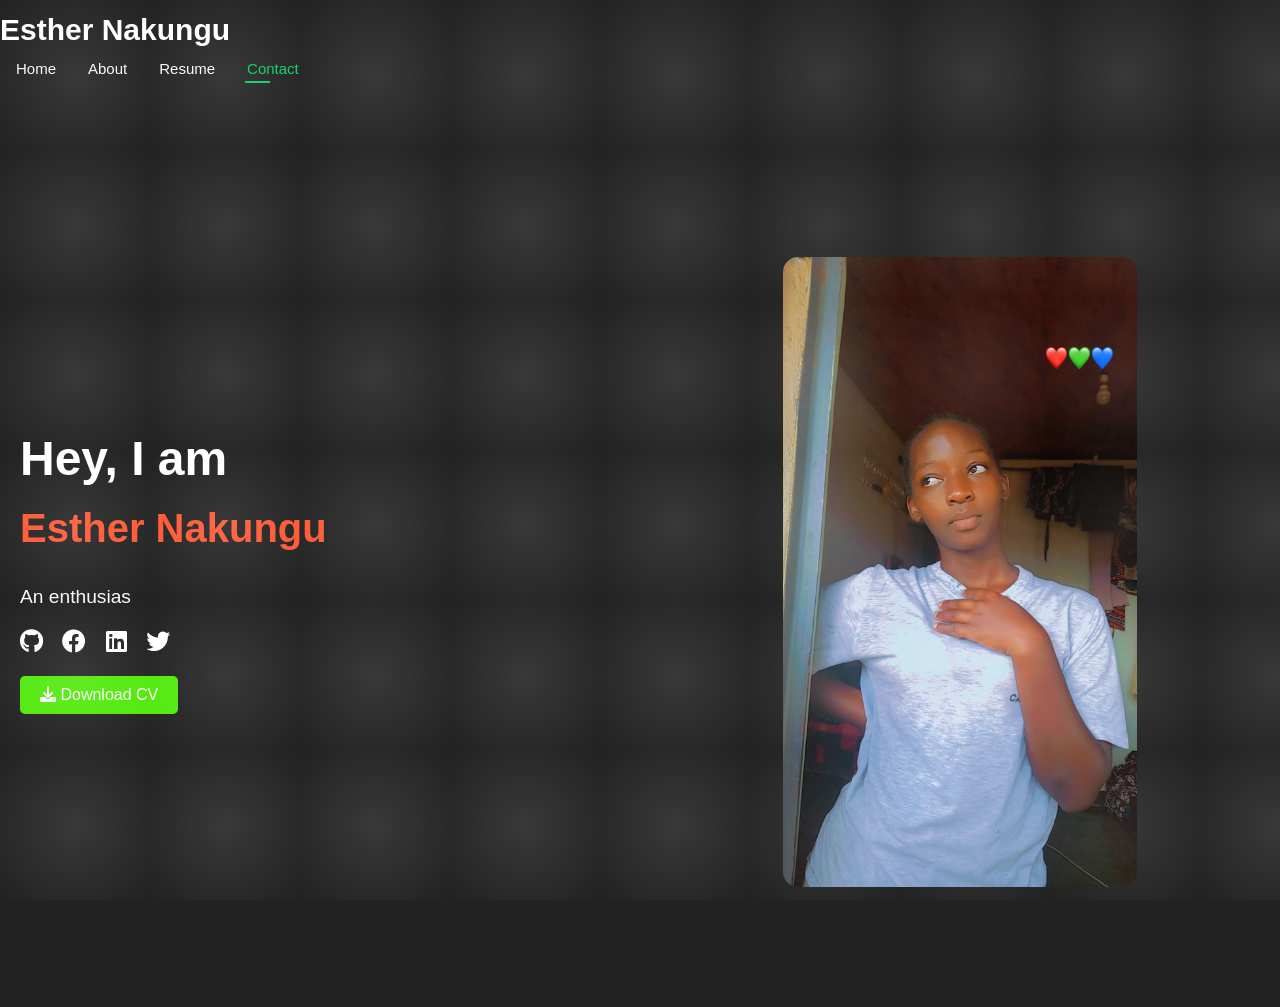
<file: does.html>
<!DOCTYPE html>
<html lang="en">
<head>
    <meta charset="UTF-8">
    <meta name="viewport" content="width=device-width, initial-scale=1.0">
    <title>Esther Nakungu Portfolio</title>
    <link rel="stylesheet" href="https://cdnjs.cloudflare.com/ajax/libs/font-awesome/6.0.0-beta3/css/all.min.css">

    <link href="css/main.css" rel="stylesheet">
    <style>
        /* General Reset */
        * {
            margin: 0;
            padding: 0;
            box-sizing: border-box;
        }

        body {
            font-family: 'Arial', sans-serif;
            color: #fff;
            background-color: #222;
            overflow-x: hidden;
        }

        /* Navigation Bar */
        .navbar {
            position: fixed;
            top: 0;
            left: 0;
            width: 100%;
            background-color: #333;
            color: #fff;
            padding: 10px 20px;
            z-index: 1000;
            display: flex;
            justify-content: space-between;
            align-items: center;
        }

        .navbar a {
            color: #fff;
            text-decoration: none;
            margin-left: 15px;
            font-size: 1rem;
        }

        .navbar a:hover {
            color: #50e90a;
        }

        /* Main Content */
        .main {
            display: flex;
            flex-direction: row;
            min-height: 100vh;
            padding-top: 60px; /* Space for navbar */
        }

        /* Left Content Section */
        .content {
            flex: 1;
            display: flex;
            flex-direction: column;
            justify-content: center;
            padding: 20px;
            text-align: left;
        }

        .content h1 {
            font-size: 3rem;
            font-weight: bold;
            margin-bottom: 20px;
        }

        .content h2 {
            font-size: 2.5rem;
            color: #ff5733;
            margin-bottom: 15px;
        }

        .typing-container {
            font-size: 1.2rem;
            margin: 20px 0;
        }

        /* Social Links */
        .social-links a {
            font-size: 1.5rem;
            color: #fff;
            margin-right: 15px;
            text-decoration: none;
            transition: color 0.3s;
        }

        .social-links a:hover {
            color: #1cf309;
        }

        /* Download CV Button */
        .btn a {
            display: inline-block;
            margin-top: 20px;
            color: #fff;
            background-color: #50e90a;
            padding: 10px 20px;
            text-decoration: none;
            border-radius: 5px;
            font-size: 1rem;
            transition: background-color 0.3s;
        }

        .btn a:hover {
            background-color: #25f30a;
        }

        /* Right Image Section */
        .image-container {
            flex: 1;
            display: flex;
            align-items: center;
            justify-content: center;
            padding: 20px;
        }

        .image-container img {
            max-width: 90%;
            max-height: 70vh;
            border-radius: 15px;
            object-fit: cover;
        }

        /* Responsive Design */
        @media (max-width: 768px) {
            .main {
                flex-direction: column;
            }

            .content {
                text-align: center;
            }

            .image-container {
                order: -1; /* Move image above content on small screens */
                padding: 10px;
            }
        }
    </style>
</head>
<body>
    <!-- Navigation Bar -->
    <header id="header" class="header d-flex align-items-center fixed-top">
        <div class="container-fluid container-xl position-relative d-flex align-items-center justify-content-between">
    
          <a href="index.html" class="logo d-flex align-items-center">
            <!-- Uncomment the line below if you also wish to use an image logo -->
            <!-- <img src="img/logo.png" alt=""> -->
            <h1 class="sitename">Esther Nakungu</h1>
          </a>
    
          <nav id="navmenu" class="navmenu">
            <ul>
              <li><a href="index.html">Home</a></li>
              <li><a href="about.html">About</a></li>
              <li><a href="resume.html">Resume</a></li>
              <!-- <li><a href="services.html">Services</a></li>
              <li><a href="portfolio.html">Portfolio</a></li> -->
              <!-- <li class="dropdown"><a href="#"><span>Dropdown</span> <i class="bi bi-chevron-down toggle-dropdown"></i></a> -->
                <!-- <ul>
                  <li><a href="#">Dropdown 1</a></li>
                  <li class="dropdown"><a href="#"><span>Deep Dropdown</span> <i class="bi bi-chevron-down toggle-dropdown"></i></a>
                    <ul>
                      <li><a href="#">Deep Dropdown 1</a></li>
                      <li><a href="#">Deep Dropdown 2</a></li>
                      <li><a href="#">Deep Dropdown 3</a></li>
                      <li><a href="#">Deep Dropdown 4</a></li>
                      <li><a href="#">Deep Dropdown 5</a></li>
                    </ul>
                  </li>
                  <li><a href="#">Dropdown 2</a></li>
                  <li><a href="#">Dropdown 3</a></li>
                  <li><a href="#">Dropdown 4</a></li>
                </ul>
              </li> -->
              <li><a href="contact.html" class="active">Contact</a></li>
            </ul>
            <i class="mobile-nav-toggle d-xl-none bi bi-list"></i>
          </nav>
    
        </div>

    <!-- Main Content -->
    <div class="main">
        <!-- Left Content -->
        <div class="content">
            <h1>Hey, I am</h1>
            <h2>Esther Nakungu</h2>
            <div class="typing-container">
                <span id="typingText"></span>
            </div>
            <div class="social-links">
                <a href="https://github.com/nakungu-esther"><i class="fa-brands fa-github"></i></a>
                <a href="#"><i class="fa-brands fa-facebook"></i></a>
                <a href="https://www.linkedin.com/in/esther-nakungu-41512a316/"><i class="fa-brands fa-linkedin"></i></a>
                <a href="#"><i class="fa-brands fa-twitter"></i></a>
            </div>
            <div class="btn">
                <a href="images/CV.pdf" download="Esther_Nakungu_CV.pdf">
                    <i class="fas fa-download"></i> Download CV
                </a>
            </div>
        </div>

        <!-- Right Image -->
        <div class="image-container">
            <img src="images/IMG-20240603-WA0115.jpg" alt="Esther Nakungu">
        </div>
    </div>

    <script>
        // Typing effect
        const texts = [
            "An enthusiastic Software Engineer",
            "I love creating innovative solutions",
            "Driven by curiosity to solve problems",
            "Let's build something amazing together!"
        ];

        let index = 0;
        let charIndex = 0;
        const typingText = document.getElementById("typingText");
        let isDeleting = false;

        function type() {
            const currentText = texts[index];
            typingText.textContent = currentText.slice(0, charIndex);

            if (!isDeleting && charIndex < currentText.length) {
                charIndex++;
                setTimeout(type, 100);
            } else if (isDeleting && charIndex > 0) {
                charIndex--;
                setTimeout(type, 50);
            } else if (!isDeleting && charIndex === currentText.length) {
                isDeleting = true;
                setTimeout(type, 1000);
            } else if (isDeleting && charIndex === 0) {
                isDeleting = false;
                index = (index + 1) % texts.length;
                setTimeout(type, 300);
            }
        }

        document.addEventListener("DOMContentLoaded", type);
    </script>
</body>
</html>
</file>
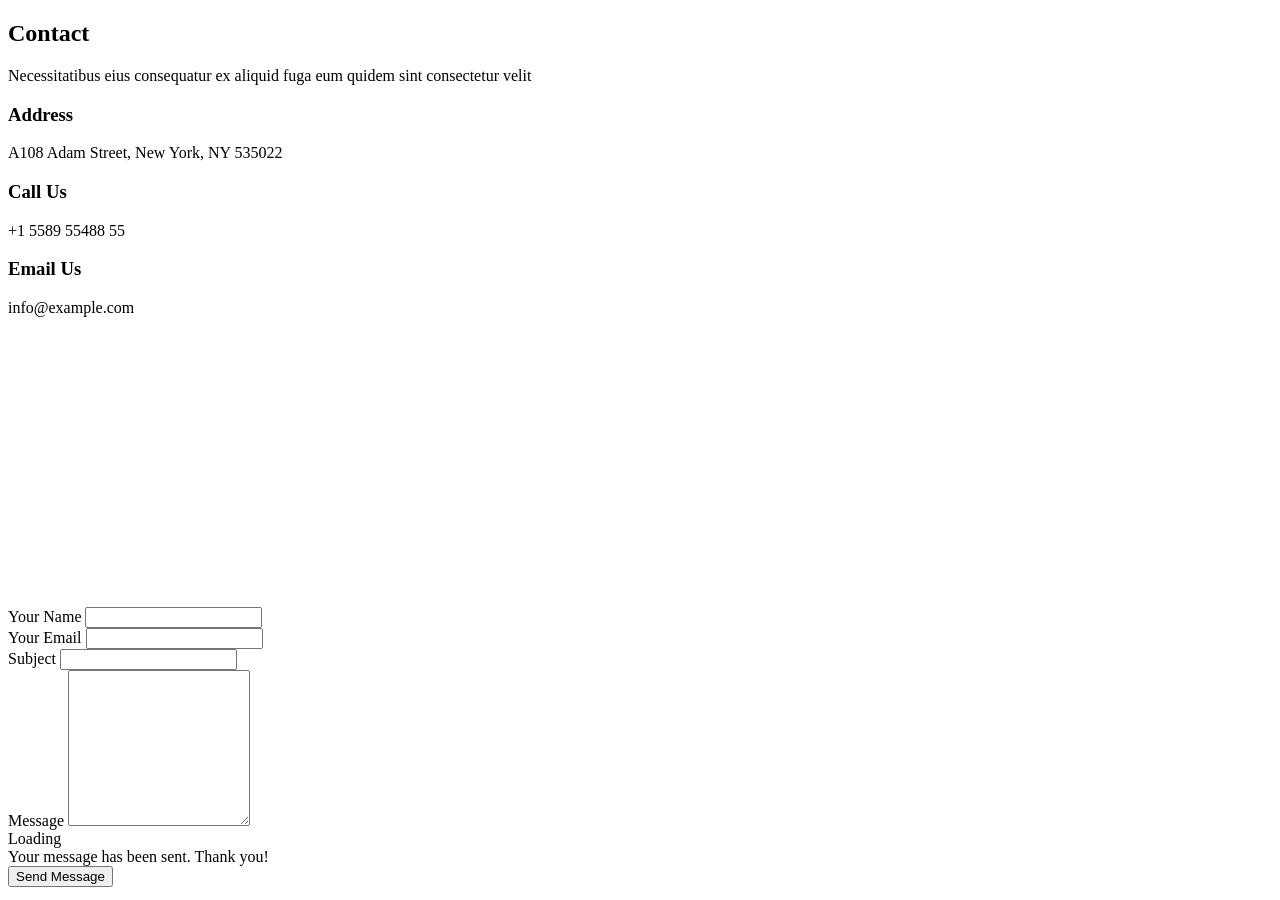
<file: momo.html>
<!DOCTYPE html>
<html lang="en">
<head>
    <meta charset="UTF-8">
    <meta name="viewport" content="width=device-width, initial-scale=1.0">
    <title>Document</title>
</head>
<body>
     <!-- Contact Section -->
     <section id="contact" class="contact section">

        <!-- Section Title -->
        <div class="container section-title" data-aos="fade-up">
          <h2>Contact</h2>
          <p>Necessitatibus eius consequatur ex aliquid fuga eum quidem sint consectetur velit</p>
        </div><!-- End Section Title -->
  
        <div class="container" data-aos="fade-up" data-aos-delay="100">
  
          <div class="row gy-4">
  
            <div class="col-lg-5">
  
              <div class="info-wrap">
                <div class="info-item d-flex" data-aos="fade-up" data-aos-delay="200">
                  <i class="bi bi-geo-alt flex-shrink-0"></i>
                  <div>
                    <h3>Address</h3>
                    <p>A108 Adam Street, New York, NY 535022</p>
                  </div>
                </div><!-- End Info Item -->
  
                <div class="info-item d-flex" data-aos="fade-up" data-aos-delay="300">
                  <i class="bi bi-telephone flex-shrink-0"></i>
                  <div>
                    <h3>Call Us</h3>
                    <p>+1 5589 55488 55</p>
                  </div>
                </div><!-- End Info Item -->
  
                <div class="info-item d-flex" data-aos="fade-up" data-aos-delay="400">
                  <i class="bi bi-envelope flex-shrink-0"></i>
                  <div>
                    <h3>Email Us</h3>
                    <p>info@example.com</p>
                  </div>
                </div><!-- End Info Item -->
  
                <iframe src="https://www.google.com/maps/embed?pb=!1m14!1m8!1m3!1d48389.78314118045!2d-74.006138!3d40.710059!3m2!1i1024!2i768!4f13.1!3m3!1m2!1s0x89c25a22a3bda30d%3A0xb89d1fe6bc499443!2sDowntown%20Conference%20Center!5e0!3m2!1sen!2sus!4v1676961268712!5m2!1sen!2sus" frameborder="0" style="border:0; width: 100%; height: 270px;" allowfullscreen="" loading="lazy" referrerpolicy="no-referrer-when-downgrade"></iframe>
              </div>
            </div>
  
            <div class="col-lg-7">
              <form action="forms/contact.php" method="post" class="php-email-form" data-aos="fade-up" data-aos-delay="200">
                <div class="row gy-4">
  
                  <div class="col-md-6">
                    <label for="name-field" class="pb-2">Your Name</label>
                    <input type="text" name="name" id="name-field" class="form-control" required="">
                  </div>
  
                  <div class="col-md-6">
                    <label for="email-field" class="pb-2">Your Email</label>
                    <input type="email" class="form-control" name="email" id="email-field" required="">
                  </div>
  
                  <div class="col-md-12">
                    <label for="subject-field" class="pb-2">Subject</label>
                    <input type="text" class="form-control" name="subject" id="subject-field" required="">
                  </div>
  
                  <div class="col-md-12">
                    <label for="message-field" class="pb-2">Message</label>
                    <textarea class="form-control" name="message" rows="10" id="message-field" required=""></textarea>
                  </div>
  
                  <div class="col-md-12 text-center">
                    <div class="loading">Loading</div>
                    <div class="error-message"></div>
                    <div class="sent-message">Your message has been sent. Thank you!</div>
  
                    <button type="submit">Send Message</button>
                  </div>
  
                </div>
              </form>
            </div><!-- End Contact Form -->
  
          </div>
  
        </div>
  
      </section><!-- /Contact Section -->
</body>
</html>
</file>
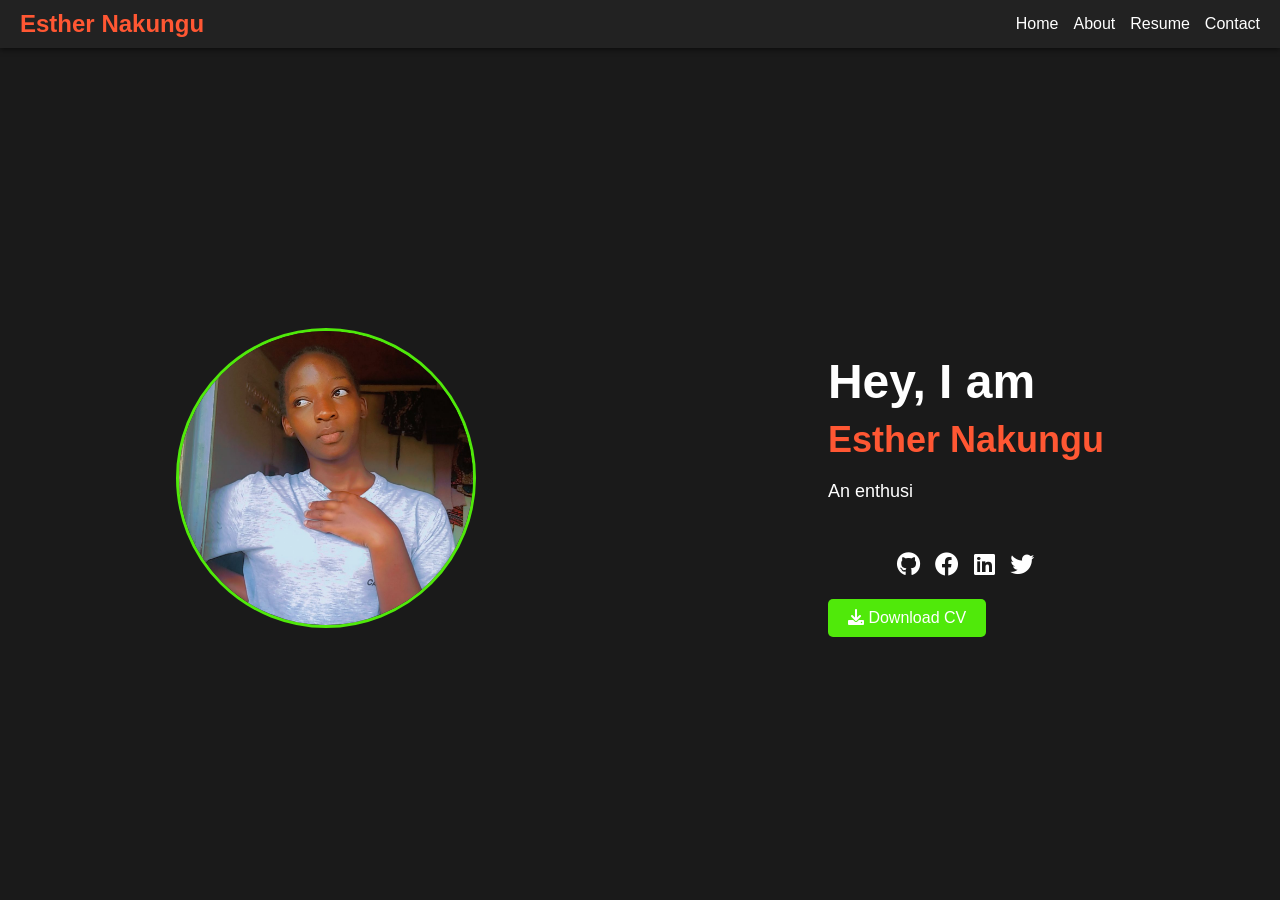
<file: out.html>
<!DOCTYPE html>
<html lang="en">
<head>
    <meta charset="UTF-8">
    <meta name="viewport" content="width=device-width, initial-scale=1.0">
    <title>Esther Nakungu Portfolio</title>
    <link rel="stylesheet" href="https://cdnjs.cloudflare.com/ajax/libs/font-awesome/6.0.0-beta3/css/all.min.css">
    <style>
        /* General Reset */
        * {
            margin: 0;
            padding: 0;
            box-sizing: border-box;
        }

        body {
            font-family: 'Arial', sans-serif;
            color: #fff;
            background-color: #1a1a1a;
            overflow-x: hidden;
        }

        /* Header & Navigation */
        nav {
            position: fixed;
            top: 0;
            width: 100%;
            background-color: #222;
            padding: 10px 20px;
            z-index: 10;
            display: flex;
            justify-content: space-between;
            align-items: center;
            box-shadow: 0 2px 5px rgba(0, 0, 0, 0.5);
        }

        .logo {
            font-size: 24px;
            font-weight: bold;
            color: #ff5733;
        }

        .links {
            display: flex;
            gap: 15px;
        }

        .links a {
            color: white;
            text-decoration: none;
            font-size: 16px;
            transition: color 0.3s;
        }

        .links a:hover {
            color: #50e90a;
        }

        .hamburg {
            display: none;
            color: white;
            font-size: 25px;
            cursor: pointer;
        }

        /* Main Section */
        .main-container {
            display: flex;
            flex-direction: column;
            align-items: center;
            justify-content: center;
            min-height: 100vh;
            text-align: center;
            padding-top: 80px;
        }

        .image img {
            width: 200px;
            height: 200px;
            border-radius: 50%;
            object-fit: cover;
            border: 3px solid #50e90a;
            margin-bottom: 20px;
        }

        h1 {
            font-size: 36px;
            margin: 10px 0;
        }

        h2 {
            font-size: 24px;
            color: #ff5733;
            margin: 10px 0;
        }

        .typing-container {
            font-size: 18px;
            margin: 20px 0;
            height: 50px;
        }

        /* Social Links */
        .social-links {
            display: flex;
            justify-content: center;
            gap: 15px;
            margin-top: 20px;
        }

        .social-links a {
            color: white;
            font-size: 24px;
            transition: color 0.3s;
        }

        .social-links a:hover {
            color: #50e90a;
        }

        /* Download CV Button */
        .btn a {
            display: inline-block;
            margin-top: 20px;
            color: white;
            background-color: #50e90a;
            padding: 10px 20px;
            text-decoration: none;
            border-radius: 5px;
            font-size: 16px;
            transition: background-color 0.3s;
        }

        .btn a:hover {
            background-color: #25f30a;
        }

        /* Media Queries for Responsiveness */
        @media (min-width: 768px) {
            .main-container {
                flex-direction: row;
                justify-content: space-around;
                text-align: left;
            }

            .image img {
                width: 300px;
                height: 300px;
            }

            h1 {
                font-size: 48px;
            }

            h2 {
                font-size: 36px;
            }
        }
    </style>
</head>
<body>
    <!-- Navigation Bar -->
    <nav>
        <div class="logo">Esther <span>Nakungu</span></div>
        <div class="links">
            <a href="#">Home</a>
            <a href="about.html">About</a>
            <a href="resume.html">Resume</a>
            <a href="contact.html">Contact</a>
        </div>
        <i class="fas fa-bars hamburg"></i>
    </nav>

    <!-- Main Content -->
    <div class="main-container">
        <div class="image">
            <img src="images/IMG-20240603-WA0115.jpg" alt="Esther Nakungu">
        </div>
        <div class="content">
            <h1>Hey, I am</h1>
            <h2>Esther Nakungu</h2>
            <div class="typing-container">
                <span class="typing" id="typingText"></span>
            </div>
            <div class="social-links">
                <a href="https://github.com/nakungu-esther"><i class="fab fa-github"></i></a>
                <a href="#"><i class="fab fa-facebook"></i></a>
                <a href="https://www.linkedin.com/in/esther-nakungu-41512a316/"><i class="fab fa-linkedin"></i></a>
                <a href="#"><i class="fab fa-twitter"></i></a>
            </div>
            <div class="btn">
                <a href="images/CV.pdf" download="Esther_Nakungu_CV.pdf">
                    <i class="fas fa-download"></i> Download CV
                </a>
            </div>
        </div>
    </div>

    <!-- Typing Effect Script -->
    <script>
        const texts = [
            "An enthusiastic Software Engineer",
            "I love creating innovative solutions",
            "Driven by curiosity to solve problems",
            "Let's build something amazing together!"
        ];

        let index = 0;
        let charIndex = 0;
        const typingText = document.getElementById("typingText");
        let currentText = "";
        let isDeleting = false;

        function type() {
            currentText = texts[index];
            typingText.textContent = currentText.slice(0, charIndex);

            if (!isDeleting && charIndex < currentText.length) {
                charIndex++;
                setTimeout(type, 100);
            } else if (isDeleting && charIndex > 0) {
                charIndex--;
                setTimeout(type, 50);
            } else if (!isDeleting && charIndex === currentText.length) {
                isDeleting = true;
                setTimeout(type, 1000);
            } else if (isDeleting && charIndex === 0) {
                isDeleting = false;
                index = (index + 1) % texts.length;
                setTimeout(type, 300);
            }
        }

        document.addEventListener("DOMContentLoaded", type);
    </script>
</body>
</html>
</file>
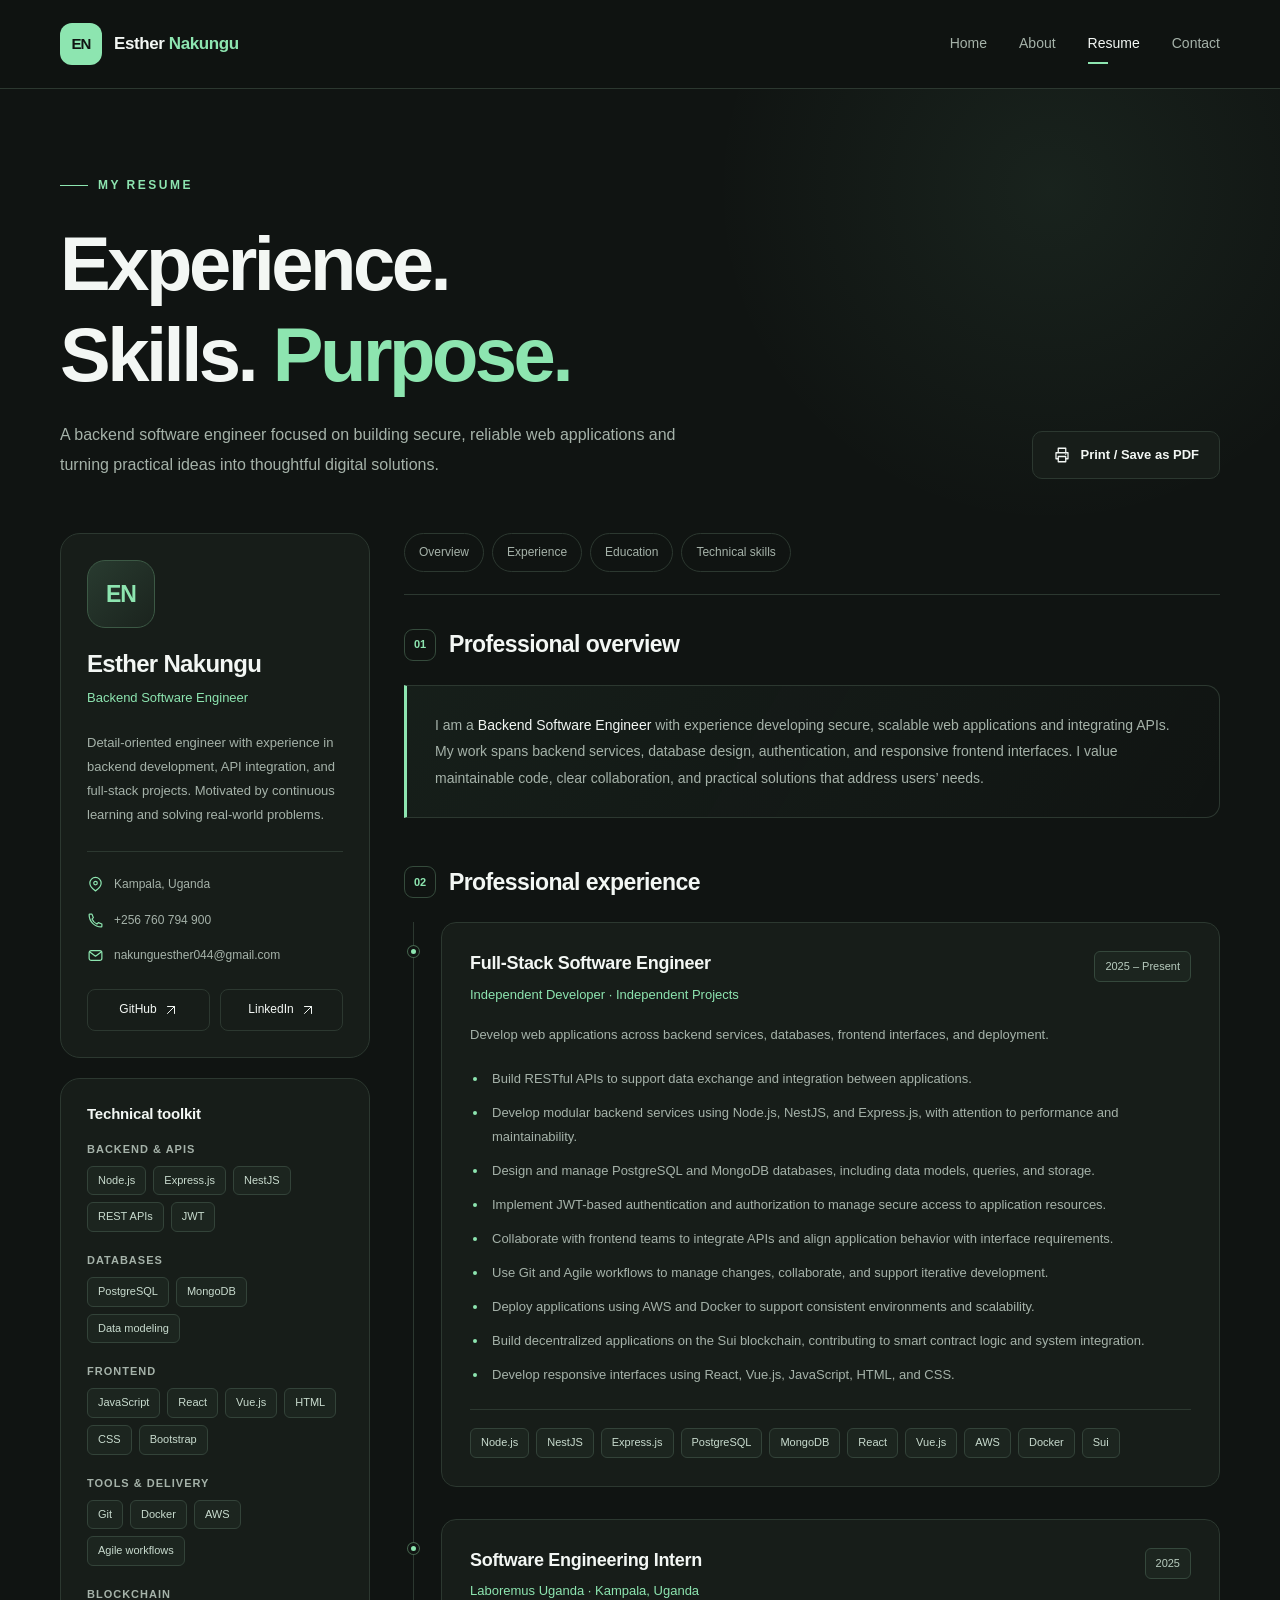
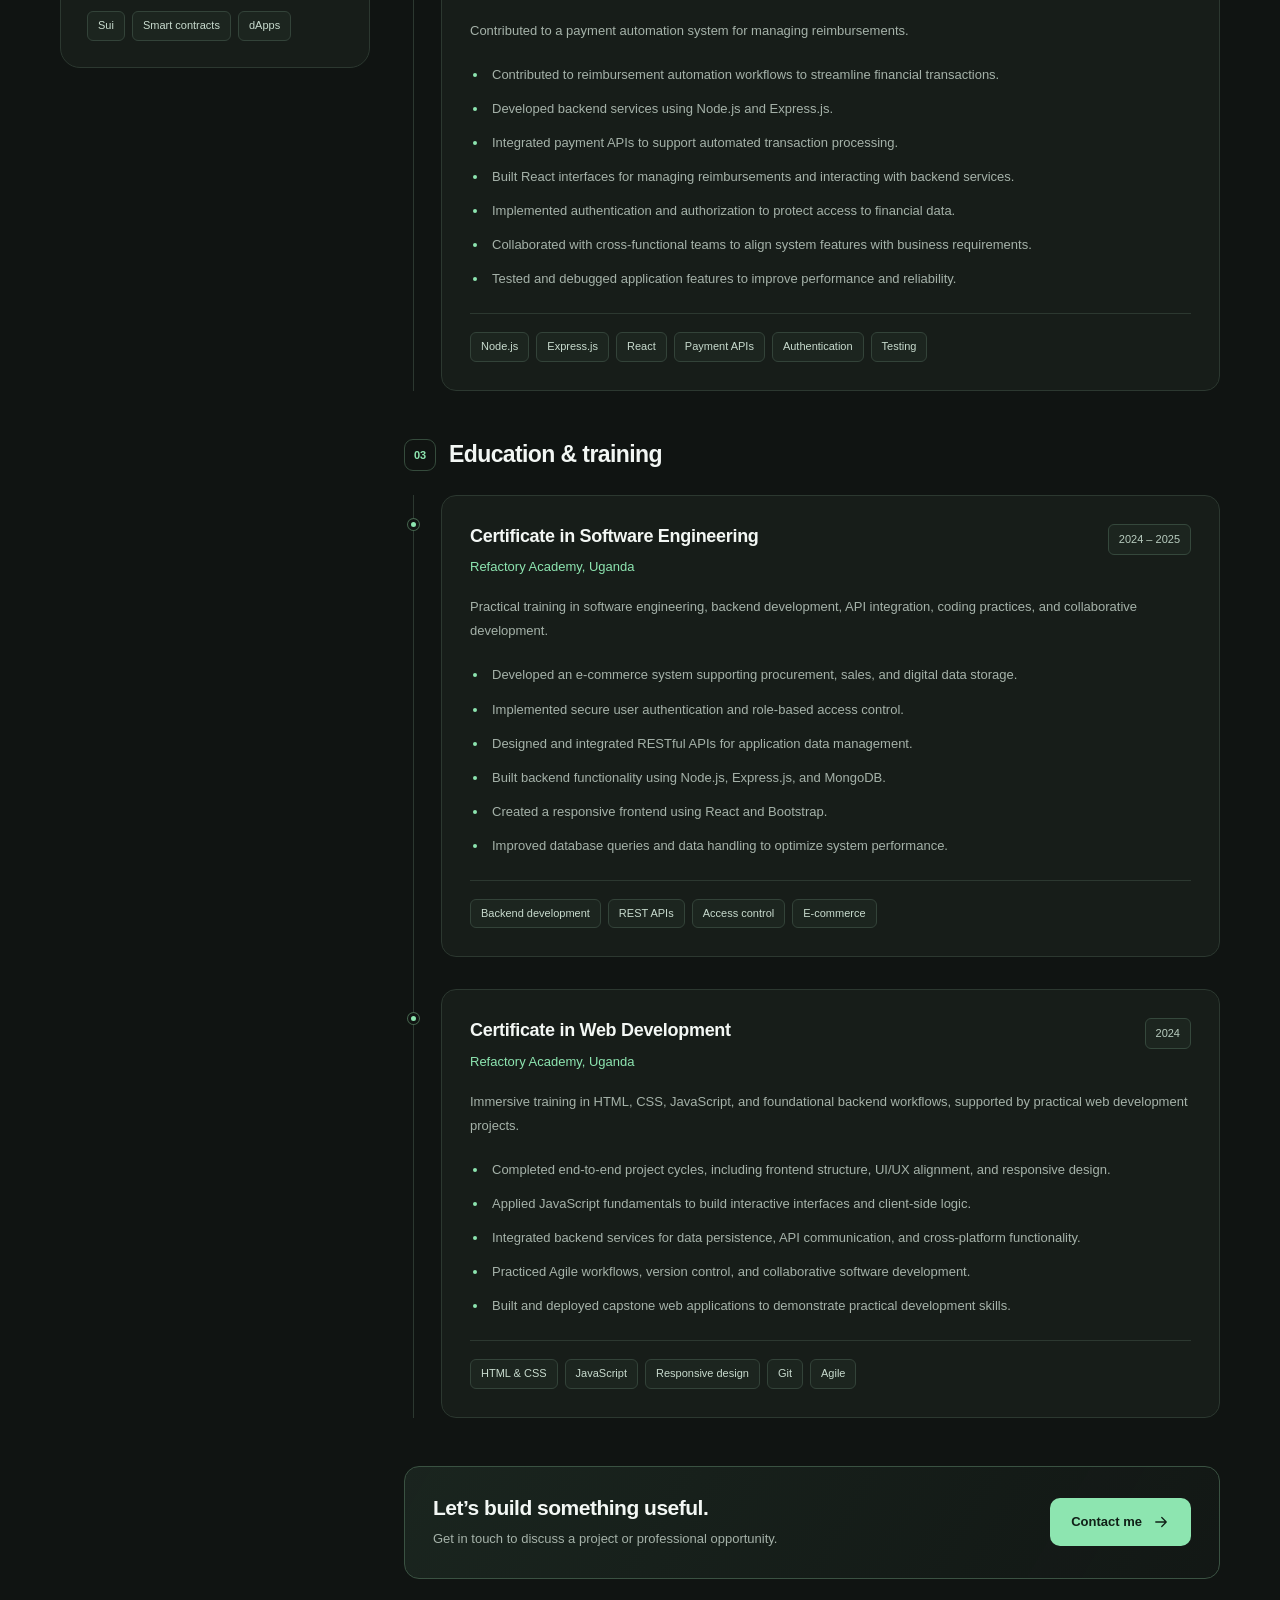
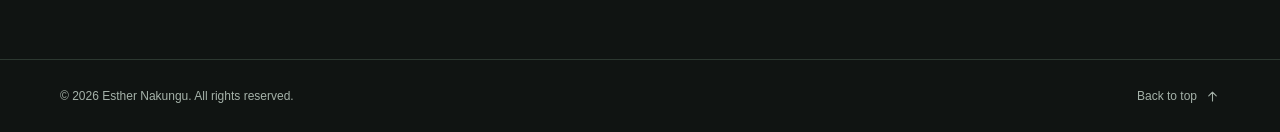
<file: resume.html>
<!DOCTYPE html>
<html lang="en">
<head>
  <meta charset="UTF-8">
  <meta name="viewport" content="width=device-width, initial-scale=1.0">

  <title>Resume | Esther Nakungu</title>
  <meta
    name="description"
    content="Explore Esther Nakungu’s software engineering experience, education, and technical skills. Based in Kampala, Uganda."
  >
  <meta name="theme-color" content="#101412">

  <style>
    /* ==================== DESIGN SYSTEM ==================== */
    :root {
      color-scheme: dark;
      --background: #101412;
      --surface: #171d19;
      --surface-raised: #1d2520;
      --green: #8de5b0;
      --green-hover: #aff4c9;
      --white: #f3f7f4;
      --muted: #a5b2a9;
      --border: #2c3830;
      --radius: 20px;
      --transition: 180ms ease;
      --container: 1160px;
    }

    *,
    *::before,
    *::after {
      box-sizing: border-box;
    }

    html {
      scroll-behavior: smooth;
      scroll-padding-top: 115px;
    }

    body {
      margin: 0;
      background: var(--background);
      color: var(--white);
      font-family: Inter, "Segoe UI", Arial, sans-serif;
      font-size: 16px;
      line-height: 1.7;
      -webkit-font-smoothing: antialiased;
    }

    h1,
    h2,
    h3,
    p {
      margin-top: 0;
    }

    h1,
    h2,
    h3 {
      line-height: 1.2;
    }

    a {
      color: inherit;
      text-decoration: none;
    }

    button {
      font: inherit;
      cursor: pointer;
    }

    a,
    button {
      -webkit-tap-highlight-color: transparent;
      outline-offset: 5px;
    }

    :focus-visible {
      outline: 3px solid var(--green);
    }

    ::selection {
      background: var(--green);
      color: var(--background);
    }

    .container {
      width: min(var(--container), calc(100% - 48px));
      margin-inline: auto;
    }

    .icon {
      width: 21px;
      height: 21px;
      fill: none;
      stroke: currentColor;
      stroke-width: 1.7;
      stroke-linecap: round;
      stroke-linejoin: round;
      flex-shrink: 0;
    }

    .skip-link {
      position: absolute;
      top: -100px;
      left: 20px;
      z-index: 100;
      padding: 12px 20px;
      border-radius: 8px;
      background: var(--green);
      color: var(--background);
    }

    .skip-link:focus {
      top: 12px;
    }

    /* ==================== HEADER ==================== */
    .header {
      position: sticky;
      top: 0;
      z-index: 50;
      background: rgba(16, 20, 18, 0.96);
      border-bottom: 1px solid var(--border);
      backdrop-filter: blur(16px);
    }

    .header-inner {
      min-height: 88px;
      display: flex;
      align-items: center;
      justify-content: space-between;
      gap: 24px;
    }

    .brand {
      display: inline-flex;
      align-items: center;
      gap: 12px;
      font-size: 17px;
      font-weight: 700;
      letter-spacing: -0.4px;
    }

    .brand-mark {
      width: 42px;
      height: 42px;
      display: grid;
      place-items: center;
      background: var(--green);
      border-radius: 12px;
      color: var(--background);
      font-size: 15px;
      letter-spacing: -1px;
    }

    .brand-name span {
      color: var(--green);
    }

    .navigation {
      display: flex;
      align-items: center;
      gap: 32px;
    }

    .navigation a {
      position: relative;
      padding-block: 10px;
      color: var(--muted);
      font-size: 14px;
      font-weight: 500;
      transition: color var(--transition);
    }

    .navigation a:hover,
    .navigation a[aria-current="page"] {
      color: var(--white);
    }

    .navigation a[aria-current="page"]::after {
      content: "";
      position: absolute;
      bottom: 2px;
      left: 0;
      width: 20px;
      height: 2px;
      background: var(--green);
    }

    .menu-toggle {
      display: none;
      align-items: center;
      justify-content: center;
      width: 44px;
      height: 44px;
      border: 1px solid var(--border);
      border-radius: 10px;
      background: var(--surface);
      color: var(--white);
    }

    /* ==================== HERO ==================== */
    .hero {
      position: relative;
      padding: 78px 0 54px;
      overflow: hidden;
    }

    .hero::before {
      content: "";
      position: absolute;
      top: -250px;
      right: -120px;
      width: 700px;
      height: 700px;
      border-radius: 50%;
      background:
        radial-gradient(
          circle,
          rgba(141, 229, 176, 0.07),
          transparent 68%
        );
      pointer-events: none;
    }

    .hero-layout {
      position: relative;
      display: grid;
      grid-template-columns: 1fr auto;
      align-items: end;
      gap: 40px;
    }

    .eyebrow {
      display: inline-flex;
      align-items: center;
      gap: 10px;
      margin-bottom: 22px;
      color: var(--green);
      font-size: 12px;
      font-weight: 700;
      letter-spacing: 2.5px;
      text-transform: uppercase;
    }

    .eyebrow::before {
      content: "";
      width: 28px;
      height: 1px;
      background: var(--green);
    }

    h1 {
      margin-bottom: 20px;
      font-size: clamp(44px, 6.5vw, 76px);
      font-weight: 600;
      letter-spacing: -3.5px;
    }

    h1 span {
      color: var(--green);
    }

    .hero-description {
      max-width: 630px;
      margin-bottom: 0;
      color: var(--muted);
      font-size: 16px;
      line-height: 1.85;
    }

    .button {
      display: inline-flex;
      align-items: center;
      justify-content: center;
      gap: 10px;
      min-height: 48px;
      padding: 12px 20px;
      border: 1px solid transparent;
      border-radius: 10px;
      font-size: 13px;
      font-weight: 700;
      transition:
        background var(--transition),
        border-color var(--transition),
        transform var(--transition);
    }

    .button:hover {
      transform: translateY(-2px);
    }

    .button-primary {
      background: var(--green);
      color: #102017;
    }

    .button-primary:hover {
      background: var(--green-hover);
    }

    .button-secondary {
      border-color: var(--border);
      background: var(--surface);
      color: var(--white);
    }

    .button-secondary:hover {
      border-color: var(--green);
      background: var(--surface-raised);
    }

    .button .icon {
      width: 18px;
      height: 18px;
    }

    .print-button {
      white-space: nowrap;
    }

    /* ==================== RESUME LAYOUT ==================== */
    .resume-layout {
      display: grid;
      grid-template-columns: 310px minmax(0, 1fr);
      align-items: start;
      gap: 34px;
      padding-bottom: 80px;
    }

    .sidebar {
      position: sticky;
      top: 114px;
      display: grid;
      gap: 20px;
    }

    .panel {
      padding: 26px;
      border: 1px solid var(--border);
      border-radius: var(--radius);
      background: var(--surface);
    }

    /* ==================== PROFILE ==================== */
    .profile-monogram {
      display: grid;
      place-items: center;
      width: 68px;
      height: 68px;
      margin-bottom: 22px;
      border: 1px solid #3c5945;
      border-radius: 18px;
      background:
        linear-gradient(
          135deg,
          rgba(141, 229, 176, 0.15),
          rgba(141, 229, 176, 0.03)
        );
      color: var(--green);
      font-size: 23px;
      font-weight: 600;
      letter-spacing: -1px;
    }

    .profile-name {
      margin-bottom: 8px;
      font-size: 24px;
      font-weight: 600;
      letter-spacing: -0.7px;
    }

    .profile-role {
      margin-bottom: 22px;
      color: var(--green);
      font-size: 13px;
    }

    .profile-description {
      margin-bottom: 24px;
      color: var(--muted);
      font-size: 13px;
      line-height: 1.85;
    }

    .contact-list {
      display: grid;
      gap: 15px;
      padding-top: 22px;
      border-top: 1px solid var(--border);
    }

    .contact-line {
      display: flex;
      align-items: flex-start;
      gap: 10px;
      color: var(--muted);
      font-size: 12px;
      overflow-wrap: anywhere;
    }

    .contact-line .icon {
      width: 17px;
      height: 17px;
      margin-top: 2px;
      color: var(--green);
    }

    .contact-line a:hover {
      color: var(--green);
    }

    .profile-links {
      display: grid;
      grid-template-columns: 1fr 1fr;
      gap: 10px;
      margin-top: 23px;
    }

    .profile-links a {
      display: flex;
      align-items: center;
      justify-content: center;
      gap: 7px;
      min-height: 42px;
      padding: 9px;
      border: 1px solid var(--border);
      border-radius: 8px;
      color: var(--white);
      font-size: 12px;
      transition:
        border-color var(--transition),
        color var(--transition);
    }

    .profile-links a:hover {
      border-color: var(--green);
      color: var(--green);
    }

    .profile-links .icon {
      width: 14px;
      height: 14px;
    }

    /* ==================== SKILLS ==================== */
    .sidebar-title {
      margin-bottom: 20px;
      font-size: 15px;
      font-weight: 600;
      letter-spacing: -0.2px;
    }

    .skill-group + .skill-group {
      margin-top: 22px;
    }

    .skill-label {
      margin-bottom: 10px;
      color: var(--muted);
      font-size: 11px;
      font-weight: 600;
      letter-spacing: 1px;
      text-transform: uppercase;
    }

    .tags {
      display: flex;
      flex-wrap: wrap;
      gap: 7px;
    }

    .tag {
      display: inline-block;
      padding: 5px 10px;
      border: 1px solid #334339;
      border-radius: 6px;
      background: rgba(141, 229, 176, 0.04);
      color: #c8dbce;
      font-size: 11px;
      line-height: 1.6;
    }

    /* ==================== MAIN CONTENT ==================== */
    .resume-content {
      min-width: 0;
    }

    .section-navigation {
      display: flex;
      flex-wrap: wrap;
      gap: 8px;
      margin-bottom: 34px;
      padding-bottom: 22px;
      border-bottom: 1px solid var(--border);
    }

    .section-navigation a {
      padding: 8px 14px;
      border: 1px solid var(--border);
      border-radius: 999px;
      color: var(--muted);
      font-size: 12px;
      transition:
        color var(--transition),
        border-color var(--transition);
    }

    .section-navigation a:hover {
      border-color: var(--green);
      color: var(--green);
    }

    .resume-section + .resume-section {
      margin-top: 48px;
    }

    .section-heading {
      display: flex;
      align-items: center;
      gap: 13px;
      margin-bottom: 24px;
    }

    .section-number {
      display: grid;
      place-items: center;
      width: 32px;
      height: 32px;
      flex-shrink: 0;
      border: 1px solid #354b3c;
      border-radius: 9px;
      color: var(--green);
      font-size: 11px;
      font-weight: 600;
    }

    .section-heading h2 {
      margin-bottom: 0;
      font-size: 23px;
      font-weight: 600;
      letter-spacing: -0.6px;
    }

    .summary-card {
      padding: 26px 28px;
      border: 1px solid var(--border);
      border-left: 3px solid var(--green);
      border-radius: 0 14px 14px 0;
      background:
        linear-gradient(
          120deg,
          rgba(141, 229, 176, 0.05),
          transparent
        );
    }

    .summary-card p {
      margin-bottom: 0;
      color: var(--muted);
      font-size: 14px;
      line-height: 1.9;
    }

    .summary-card strong {
      color: var(--white);
      font-weight: 500;
    }

    /* ==================== EXPERIENCE / EDUCATION ==================== */
    .timeline {
      margin-left: 9px;
      padding-left: 27px;
      border-left: 1px solid var(--border);
    }

    .timeline-item {
      position: relative;
      padding-bottom: 32px;
    }

    .timeline-item:last-child {
      padding-bottom: 0;
    }

    .timeline-item::before {
      content: "";
      position: absolute;
      top: 24px;
      left: -33px;
      width: 11px;
      height: 11px;
      border: 3px solid var(--background);
      border-radius: 50%;
      background: var(--green);
      box-shadow: 0 0 0 1px #46664f;
    }

    .resume-card {
      padding: 28px;
      border: 1px solid var(--border);
      border-radius: 15px;
      background: var(--surface);
    }

    .card-top {
      display: flex;
      align-items: flex-start;
      justify-content: space-between;
      gap: 18px;
      margin-bottom: 12px;
    }

    .resume-card h3 {
      margin-bottom: 7px;
      font-size: 18px;
      font-weight: 600;
      line-height: 1.4;
      letter-spacing: -0.3px;
    }

    .organization {
      margin-bottom: 0;
      color: var(--green);
      font-size: 13px;
    }

    .date {
      display: inline-block;
      flex-shrink: 0;
      padding: 5px 10px;
      border: 1px solid #35483c;
      border-radius: 6px;
      background: rgba(141, 229, 176, 0.04);
      color: #b8ccbf;
      font-size: 11px;
      white-space: nowrap;
    }

    .card-description {
      margin: 17px 0;
      color: var(--muted);
      font-size: 13px;
      line-height: 1.85;
    }

    .achievement-list {
      display: grid;
      gap: 10px;
      margin: 20px 0 0;
      padding-left: 18px;
      color: var(--muted);
      font-size: 13px;
      line-height: 1.85;
    }

    .achievement-list li {
      padding-left: 4px;
    }

    .achievement-list li::marker {
      color: var(--green);
    }

    .card-tags {
      margin-top: 22px;
      padding-top: 18px;
      border-top: 1px solid var(--border);
    }

    /* ==================== CALL TO ACTION ==================== */
    .cta {
      display: flex;
      align-items: center;
      justify-content: space-between;
      gap: 24px;
      margin-top: 48px;
      padding: 28px;
      border: 1px solid #3a5242;
      border-radius: 15px;
      background:
        linear-gradient(
          120deg,
          rgba(141, 229, 176, 0.08),
          rgba(141, 229, 176, 0.015)
        );
    }

    .cta h2 {
      margin-bottom: 8px;
      font-size: 21px;
      font-weight: 600;
      letter-spacing: -0.5px;
    }

    .cta p {
      margin-bottom: 0;
      color: var(--muted);
      font-size: 13px;
    }

    .cta .button {
      flex-shrink: 0;
    }

    /* ==================== FOOTER ==================== */
    .footer {
      padding: 26px 0;
      border-top: 1px solid var(--border);
    }

    .footer-inner {
      display: flex;
      align-items: center;
      justify-content: space-between;
      gap: 20px;
    }

    .footer p {
      margin-bottom: 0;
      color: var(--muted);
      font-size: 12px;
    }

    .back-to-top {
      display: inline-flex;
      align-items: center;
      gap: 8px;
      color: var(--muted);
      font-size: 12px;
    }

    .back-to-top:hover {
      color: var(--green);
    }

    .back-to-top .icon {
      width: 15px;
      height: 15px;
    }

    /* ==================== RESPONSIVE ==================== */
    @media (max-width: 1000px) {
      .resume-layout {
        grid-template-columns: 280px minmax(0, 1fr);
        gap: 24px;
      }

      .panel {
        padding: 22px;
      }

      .resume-card {
        padding: 24px;
      }

      .card-top {
        flex-direction: column;
        gap: 12px;
      }

      .cta {
        align-items: flex-start;
        flex-direction: column;
      }
    }

    @media (max-width: 760px) {
      .header-inner {
        min-height: 76px;
        flex-wrap: wrap;
        gap: 0;
      }

      .menu-toggle:not([hidden]) {
        display: inline-flex;
      }

      .navigation {
        width: 100%;
        flex-direction: column;
        align-items: stretch;
        gap: 0;
        padding: 8px 0 18px;
      }

      .navigation a {
        padding: 12px 0;
      }

      .navigation a[aria-current="page"]::after {
        display: none;
      }

      .navigation[data-collapsible="true"]:not(.is-open) {
        display: none;
      }

      .hero {
        padding: 52px 0 36px;
      }

      .hero-layout {
        grid-template-columns: 1fr;
        gap: 25px;
      }

      h1 {
        letter-spacing: -2px;
      }

      .print-button {
        justify-self: start;
      }

      .resume-layout {
        grid-template-columns: 1fr;
        gap: 34px;
        padding-bottom: 55px;
      }

      .sidebar {
        position: static;
        grid-template-columns: 1fr 1fr;
        align-items: start;
      }

      .section-navigation {
        margin-bottom: 30px;
      }
    }

    @media (max-width: 560px) {
      .container {
        width: calc(100% - 32px);
      }

      .brand {
        gap: 9px;
        font-size: 15px;
      }

      .brand-mark {
        width: 37px;
        height: 37px;
        font-size: 13px;
      }

      .sidebar {
        grid-template-columns: 1fr;
      }

      .hero-description {
        font-size: 15px;
      }

      .section-heading h2 {
        font-size: 21px;
      }

      .summary-card {
        padding: 22px;
      }

      .resume-card {
        padding: 22px 20px;
      }

      .timeline {
        padding-left: 19px;
      }

      .timeline-item::before {
        left: -25px;
      }

      .resume-card h3 {
        font-size: 17px;
      }

      .cta {
        padding: 24px;
      }

      .footer-inner {
        align-items: flex-start;
        flex-direction: column;
        gap: 12px;
      }
    }

    @media (prefers-reduced-motion: reduce) {
      html {
        scroll-behavior: auto;
      }

      *,
      *::before,
      *::after {
        transition: none !important;
        animation: none !important;
      }
    }

    /* ==================== PRINT / SAVE AS PDF ==================== */
    @page {
      size: A4;
      margin: 16mm;
    }

    @media print {
      :root {
        color-scheme: light;
        --background: #ffffff;
        --surface: #ffffff;
        --surface-raised: #ffffff;
        --white: #17241c;
        --muted: #435149;
        --green: #22623b;
        --border: #d3ddd6;
      }

      body {
        background: #ffffff;
        color: #17241c;
        font-size: 10pt;
      }

      .header,
      .skip-link,
      .print-button,
      .section-navigation,
      .cta,
      .footer,
      .hero::before {
        display: none !important;
      }

      .container {
        width: 100%;
        max-width: none;
      }

      .hero {
        padding: 0 0 18px;
      }

      .hero-layout {
        display: block;
      }

      .eyebrow {
        margin-bottom: 10px;
        font-size: 8pt;
      }

      h1 {
        margin-bottom: 10px;
        font-size: 29pt;
        letter-spacing: -1px;
      }

      .hero-description {
        max-width: none;
        font-size: 10pt;
      }

      .resume-layout {
        display: block;
        padding: 0;
      }

      .sidebar {
        position: static;
        display: block;
      }

      .panel {
        margin-bottom: 18px;
        padding: 15px;
        border-radius: 0;
      }

      .profile-monogram {
        display: none;
      }

      .profile-name {
        font-size: 18pt;
      }

      .profile-role,
      .profile-description,
      .contact-line {
        font-size: 9pt;
      }

      .contact-list {
        grid-template-columns: 1fr 1fr;
        gap: 9px 18px;
        padding-top: 12px;
      }

      .profile-links {
        display: flex;
        flex-wrap: wrap;
        margin-top: 12px;
      }

      .profile-links a {
        min-height: 0;
        padding: 0;
        border: 0;
        color: #22623b;
      }

      .profile-links a::after {
        content: " — " attr(href);
        font-size: 8pt;
        overflow-wrap: anywhere;
      }

      .profile-links .icon {
        display: none;
      }

      .skill-group {
        display: inline-block;
        width: 48%;
        margin: 0 0 12px !important;
        vertical-align: top;
      }

      .tag {
        padding: 2px 6px;
        background: #ffffff;
        color: #33483b;
        font-size: 8pt;
        border-color: #c9d6cd;
      }

      .section-heading {
        margin-bottom: 14px;
        break-after: avoid;
      }

      .section-heading h2 {
        font-size: 16pt;
      }

      .section-number {
        width: 25px;
        height: 25px;
        font-size: 8pt;
      }

      .resume-section + .resume-section {
        margin-top: 25px;
      }

      .summary-card {
        padding: 12px 15px;
        background: #ffffff;
      }

      .summary-card p {
        font-size: 9pt;
      }

      .timeline {
        margin-left: 0;
        padding-left: 0;
        border: 0;
      }

      .timeline-item {
        padding-bottom: 16px;
      }

      .timeline-item::before {
        display: none;
      }

      .resume-card {
        padding: 16px;
        border-radius: 0;
        background: #ffffff;
      }

      .card-top {
        flex-direction: row;
        break-after: avoid;
      }

      .resume-card h3 {
        font-size: 12pt;
      }

      .organization,
      .card-description,
      .achievement-list {
        font-size: 9pt;
      }

      .date {
        border-color: #c9d6cd;
        background: #ffffff;
        color: #33483b;
        font-size: 8pt;
      }

      .achievement-list {
        gap: 5px;
        margin-top: 12px;
      }

      .achievement-list li {
        break-inside: avoid;
      }

      .card-tags {
        margin-top: 12px;
        padding-top: 10px;
      }

      a {
        color: inherit;
      }
    }
  </style>
</head>

<body id="top">
  <a class="skip-link" href="#main">Skip to content</a>

  <!-- Reusable icons. No external libraries required. -->
  <svg
    xmlns="http://www.w3.org/2000/svg"
    width="0"
    height="0"
    style="position:absolute;overflow:hidden"
    aria-hidden="true"
  >
    <defs>
      <symbol id="icon-mail" viewBox="0 0 24 24">
        <rect x="3" y="5" width="18" height="14" rx="3"></rect>
        <path d="m4 7 8 6 8-6"></path>
      </symbol>

      <symbol id="icon-phone" viewBox="0 0 24 24">
        <path d="M7 3H4a1 1 0 0 0-1 1c0 9.4 7.6 17 17 17a1 1 0 0 0 1-1v-3l-5-2-2 2a14 14 0 0 1-7-7l2-2-2-5Z"></path>
      </symbol>

      <symbol id="icon-location" viewBox="0 0 24 24">
        <path d="M20 10c0 6-8 11-8 11S4 16 4 10a8 8 0 1 1 16 0Z"></path>
        <circle cx="12" cy="10" r="2.5"></circle>
      </symbol>

      <symbol id="icon-arrow" viewBox="0 0 24 24">
        <path d="M5 12h14M13 6l6 6-6 6"></path>
      </symbol>

      <symbol id="icon-external" viewBox="0 0 24 24">
        <path d="M6 18 18 6M6 6h12v12"></path>
      </symbol>

      <symbol id="icon-up" viewBox="0 0 24 24">
        <path d="M12 19V5M6 11l6-6 6 6"></path>
      </symbol>

      <symbol id="icon-print" viewBox="0 0 24 24">
        <path d="M7 8V3h10v5M7 17H4V9h16v8h-3"></path>
        <path d="M7 14h10v7H7zM17 11h.01"></path>
      </symbol>

      <symbol id="icon-menu" viewBox="0 0 24 24">
        <path d="M4 6h16M4 12h16M4 18h16"></path>
      </symbol>

      <symbol id="icon-close" viewBox="0 0 24 24">
        <path d="m6 6 12 12M18 6 6 18"></path>
      </symbol>
    </defs>
  </svg>

  <!-- ==================== HEADER ==================== -->
  <header class="header">
    <div class="container header-inner">
      <a class="brand" href="index.html" aria-label="Esther Nakungu home">
        <span class="brand-mark" aria-hidden="true">EN</span>
        <span class="brand-name">Esther <span>Nakungu</span></span>
      </a>

      <button
        class="menu-toggle"
        id="menuToggle"
        type="button"
        aria-label="Open navigation"
        aria-controls="navigation"
        aria-expanded="false"
        hidden
      >
        <svg class="icon" aria-hidden="true">
          <use id="menuIcon" href="#icon-menu"></use>
        </svg>
      </button>

      <nav class="navigation" id="navigation" aria-label="Main navigation">
        <a href="index.html">Home</a>
        <a href="about.html">About</a>
        <a href="resume.html" aria-current="page">Resume</a>
        <a href="contact.html">Contact</a>
      </nav>
    </div>
  </header>

  <main id="main">
    <!-- ==================== HERO ==================== -->
    <section class="hero" aria-labelledby="pageTitle">
      <div class="container hero-layout">
        <div>
          <div class="eyebrow">My resume</div>

          <h1 id="pageTitle">
            Experience.<br>
            Skills. <span>Purpose.</span>
          </h1>

          <p class="hero-description">
            A backend software engineer focused on building secure,
            reliable web applications and turning practical ideas into
            thoughtful digital solutions.
          </p>
        </div>

        <button
          class="button button-secondary print-button"
          id="printButton"
          type="button"
          hidden
        >
          <svg class="icon" aria-hidden="true">
            <use href="#icon-print"></use>
          </svg>
          Print / Save as PDF
        </button>
      </div>
    </section>

    <div class="container resume-layout">
      <!-- ==================== SIDEBAR ==================== -->
      <aside class="sidebar" aria-label="Profile and technical skills">

        <section class="panel" aria-labelledby="profileName">
          <div class="profile-monogram" aria-hidden="true">EN</div>

          <h2 class="profile-name" id="profileName">Esther Nakungu</h2>
          <p class="profile-role">Backend Software Engineer</p>

          <p class="profile-description">
            Detail-oriented engineer with experience in backend
            development, API integration, and full-stack projects.
            Motivated by continuous learning and solving real-world
            problems.
          </p>

          <div class="contact-list">
            <div class="contact-line">
              <svg class="icon" aria-hidden="true">
                <use href="#icon-location"></use>
              </svg>
              <span>Kampala, Uganda</span>
            </div>

            <div class="contact-line">
              <svg class="icon" aria-hidden="true">
                <use href="#icon-phone"></use>
              </svg>
              <a href="tel:+256760794900">+256 760 794 900</a>
            </div>

            <div class="contact-line">
              <svg class="icon" aria-hidden="true">
                <use href="#icon-mail"></use>
              </svg>
              <a href="mailto:nakunguesther044@gmail.com">
                nakunguesther044@gmail.com
              </a>
            </div>
          </div>

          <div class="profile-links">
            <a
              href="https://github.com/nakungu-esther"
              target="_blank"
              rel="noopener noreferrer"
              aria-label="Esther’s GitHub profile, opens in a new tab"
            >
              GitHub
              <svg class="icon" aria-hidden="true">
                <use href="#icon-external"></use>
              </svg>
            </a>

            <a
              href="https://www.linkedin.com/in/esther-nakungu-41512a316/"
              target="_blank"
              rel="noopener noreferrer"
              aria-label="Esther’s LinkedIn profile, opens in a new tab"
            >
              LinkedIn
              <svg class="icon" aria-hidden="true">
                <use href="#icon-external"></use>
              </svg>
            </a>
          </div>
        </section>

        <section class="panel" aria-labelledby="skillsTitle">
          <h2 class="sidebar-title" id="skillsTitle">Technical toolkit</h2>

          <div class="skill-group">
            <h3 class="skill-label">Backend & APIs</h3>
            <div class="tags">
              <span class="tag">Node.js</span>
              <span class="tag">Express.js</span>
              <span class="tag">NestJS</span>
              <span class="tag">REST APIs</span>
              <span class="tag">JWT</span>
            </div>
          </div>

          <div class="skill-group">
            <h3 class="skill-label">Databases</h3>
            <div class="tags">
              <span class="tag">PostgreSQL</span>
              <span class="tag">MongoDB</span>
              <span class="tag">Data modeling</span>
            </div>
          </div>

          <div class="skill-group">
            <h3 class="skill-label">Frontend</h3>
            <div class="tags">
              <span class="tag">JavaScript</span>
              <span class="tag">React</span>
              <span class="tag">Vue.js</span>
              <span class="tag">HTML</span>
              <span class="tag">CSS</span>
              <span class="tag">Bootstrap</span>
            </div>
          </div>

          <div class="skill-group">
            <h3 class="skill-label">Tools & delivery</h3>
            <div class="tags">
              <span class="tag">Git</span>
              <span class="tag">Docker</span>
              <span class="tag">AWS</span>
              <span class="tag">Agile workflows</span>
            </div>
          </div>

          <div class="skill-group">
            <h3 class="skill-label">Blockchain</h3>
            <div class="tags">
              <span class="tag">Sui</span>
              <span class="tag">Smart contracts</span>
              <span class="tag">dApps</span>
            </div>
          </div>
        </section>
      </aside>

      <!-- ==================== RESUME CONTENT ==================== -->
      <div class="resume-content">
        <nav class="section-navigation" aria-label="Resume sections">
          <a href="#summary">Overview</a>
          <a href="#experience">Experience</a>
          <a href="#education">Education</a>
          <a href="#skillsTitle">Technical skills</a>
        </nav>

        <!-- OVERVIEW -->
        <section class="resume-section" id="summary" aria-labelledby="summaryTitle">
          <div class="section-heading">
            <span class="section-number" aria-hidden="true">01</span>
            <h2 id="summaryTitle">Professional overview</h2>
          </div>

          <div class="summary-card">
            <p>
              I am a <strong>Backend Software Engineer</strong> with
              experience developing secure, scalable web applications
              and integrating APIs. My work spans backend services,
              database design, authentication, and responsive frontend
              interfaces. I value maintainable code, clear collaboration,
              and practical solutions that address users’ needs.
            </p>
          </div>
        </section>

        <!-- EXPERIENCE -->
        <section
          class="resume-section"
          id="experience"
          aria-labelledby="experienceTitle"
        >
          <div class="section-heading">
            <span class="section-number" aria-hidden="true">02</span>
            <h2 id="experienceTitle">Professional experience</h2>
          </div>

          <div class="timeline">
            <article class="timeline-item">
              <div class="resume-card">
                <div class="card-top">
                  <div>
                    <h3>Full-Stack Software Engineer</h3>
                    <p class="organization">
                      Independent Developer · Independent Projects
                    </p>
                  </div>
                  <span class="date">2025 – Present</span>
                </div>

                <p class="card-description">
                  Develop web applications across backend services,
                  databases, frontend interfaces, and deployment.
                </p>

                <ul class="achievement-list">
                  <li>
                    Build RESTful APIs to support data exchange
                    and integration between applications.
                  </li>
                  <li>
                    Develop modular backend services using Node.js,
                    NestJS, and Express.js, with attention to
                    performance and maintainability.
                  </li>
                  <li>
                    Design and manage PostgreSQL and MongoDB databases,
                    including data models, queries, and storage.
                  </li>
                  <li>
                    Implement JWT-based authentication and authorization
                    to manage secure access to application resources.
                  </li>
                  <li>
                    Collaborate with frontend teams to integrate APIs
                    and align application behavior with interface
                    requirements.
                  </li>
                  <li>
                    Use Git and Agile workflows to manage changes,
                    collaborate, and support iterative development.
                  </li>
                  <li>
                    Deploy applications using AWS and Docker
                    to support consistent environments and scalability.
                  </li>
                  <li>
                    Build decentralized applications on the Sui
                    blockchain, contributing to smart contract logic
                    and system integration.
                  </li>
                  <li>
                    Develop responsive interfaces using React, Vue.js,
                    JavaScript, HTML, and CSS.
                  </li>
                </ul>

                <div class="tags card-tags" aria-label="Technologies used">
                  <span class="tag">Node.js</span>
                  <span class="tag">NestJS</span>
                  <span class="tag">Express.js</span>
                  <span class="tag">PostgreSQL</span>
                  <span class="tag">MongoDB</span>
                  <span class="tag">React</span>
                  <span class="tag">Vue.js</span>
                  <span class="tag">AWS</span>
                  <span class="tag">Docker</span>
                  <span class="tag">Sui</span>
                </div>
              </div>
            </article>

            <article class="timeline-item">
              <div class="resume-card">
                <div class="card-top">
                  <div>
                    <h3>Software Engineering Intern</h3>
                    <p class="organization">
                      Laboremus Uganda · Kampala, Uganda
                    </p>
                  </div>
                  <span class="date">2025</span>
                </div>

                <p class="card-description">
                  Contributed to a payment automation system
                  for managing reimbursements.
                </p>

                <ul class="achievement-list">
                  <li>
                    Contributed to reimbursement automation workflows
                    to streamline financial transactions.
                  </li>
                  <li>
                    Developed backend services using Node.js
                    and Express.js.
                  </li>
                  <li>
                    Integrated payment APIs to support automated
                    transaction processing.
                  </li>
                  <li>
                    Built React interfaces for managing reimbursements
                    and interacting with backend services.
                  </li>
                  <li>
                    Implemented authentication and authorization
                    to protect access to financial data.
                  </li>
                  <li>
                    Collaborated with cross-functional teams
                    to align system features with business requirements.
                  </li>
                  <li>
                    Tested and debugged application features
                    to improve performance and reliability.
                  </li>
                </ul>

                <div class="tags card-tags" aria-label="Technologies used">
                  <span class="tag">Node.js</span>
                  <span class="tag">Express.js</span>
                  <span class="tag">React</span>
                  <span class="tag">Payment APIs</span>
                  <span class="tag">Authentication</span>
                  <span class="tag">Testing</span>
                </div>
              </div>
            </article>
          </div>
        </section>

        <!-- EDUCATION -->
        <section
          class="resume-section"
          id="education"
          aria-labelledby="educationTitle"
        >
          <div class="section-heading">
            <span class="section-number" aria-hidden="true">03</span>
            <h2 id="educationTitle">Education & training</h2>
          </div>

          <div class="timeline">
            <article class="timeline-item">
              <div class="resume-card">
                <div class="card-top">
                  <div>
                    <h3>Certificate in Software Engineering</h3>
                    <p class="organization">Refactory Academy, Uganda</p>
                  </div>
                  <span class="date">2024 – 2025</span>
                </div>

                <p class="card-description">
                  Practical training in software engineering,
                  backend development, API integration, coding
                  practices, and collaborative development.
                </p>

                <ul class="achievement-list">
                  <li>
                    Developed an e-commerce system supporting
                    procurement, sales, and digital data storage.
                  </li>
                  <li>
                    Implemented secure user authentication
                    and role-based access control.
                  </li>
                  <li>
                    Designed and integrated RESTful APIs
                    for application data management.
                  </li>
                  <li>
                    Built backend functionality using Node.js,
                    Express.js, and MongoDB.
                  </li>
                  <li>
                    Created a responsive frontend using React
                    and Bootstrap.
                  </li>
                  <li>
                    Improved database queries and data handling
                    to optimize system performance.
                  </li>
                </ul>

                <div class="tags card-tags" aria-label="Areas of study">
                  <span class="tag">Backend development</span>
                  <span class="tag">REST APIs</span>
                  <span class="tag">Access control</span>
                  <span class="tag">E-commerce</span>
                </div>
              </div>
            </article>

            <article class="timeline-item">
              <div class="resume-card">
                <div class="card-top">
                  <div>
                    <h3>Certificate in Web Development</h3>
                    <p class="organization">Refactory Academy, Uganda</p>
                  </div>
                  <span class="date">2024</span>
                </div>

                <p class="card-description">
                  Immersive training in HTML, CSS, JavaScript,
                  and foundational backend workflows, supported
                  by practical web development projects.
                </p>

                <ul class="achievement-list">
                  <li>
                    Completed end-to-end project cycles, including
                    frontend structure, UI/UX alignment,
                    and responsive design.
                  </li>
                  <li>
                    Applied JavaScript fundamentals to build
                    interactive interfaces and client-side logic.
                  </li>
                  <li>
                    Integrated backend services for data persistence,
                    API communication, and cross-platform functionality.
                  </li>
                  <li>
                    Practiced Agile workflows, version control,
                    and collaborative software development.
                  </li>
                  <li>
                    Built and deployed capstone web applications
                    to demonstrate practical development skills.
                  </li>
                </ul>

                <div class="tags card-tags" aria-label="Areas of study">
                  <span class="tag">HTML & CSS</span>
                  <span class="tag">JavaScript</span>
                  <span class="tag">Responsive design</span>
                  <span class="tag">Git</span>
                  <span class="tag">Agile</span>
                </div>
              </div>
            </article>
          </div>
        </section>

        <!-- CALL TO ACTION -->
        <section class="cta" aria-labelledby="ctaTitle">
          <div>
            <h2 id="ctaTitle">Let’s build something useful.</h2>
            <p>
              Get in touch to discuss a project or professional opportunity.
            </p>
          </div>

          <a class="button button-primary" href="contact.html">
            Contact me
            <svg class="icon" aria-hidden="true">
              <use href="#icon-arrow"></use>
            </svg>
          </a>
        </section>
      </div>
    </div>
  </main>

  <!-- ==================== FOOTER ==================== -->
  <footer class="footer">
    <div class="container footer-inner">
      <p>
        &copy; <span id="year">2026</span> Esther Nakungu.
        All rights reserved.
      </p>

      <a class="back-to-top" href="#top">
        Back to top
        <svg class="icon" aria-hidden="true">
          <use href="#icon-up"></use>
        </svg>
      </a>
    </div>
  </footer>

  <script>
    "use strict";

    // ==================== FOOTER YEAR ====================
    document.getElementById("year").textContent =
      new Date().getFullYear();

    // ==================== PRINT / SAVE AS PDF ====================
    const printButton = document.getElementById("printButton");

    printButton.hidden = false;

    printButton.addEventListener("click", function () {
      window.print();
    });

    // ==================== MOBILE NAVIGATION ====================
    const menuToggle = document.getElementById("menuToggle");
    const navigation = document.getElementById("navigation");
    const menuIcon = document.getElementById("menuIcon");
    const mobileViewport = window.matchMedia("(max-width: 760px)");

    menuToggle.hidden = false;
    navigation.dataset.collapsible = "true";

    function setMenuOpen(isOpen) {
      navigation.classList.toggle("is-open", isOpen);

      menuToggle.setAttribute(
        "aria-expanded",
        String(isOpen)
      );

      menuToggle.setAttribute(
        "aria-label",
        isOpen ? "Close navigation" : "Open navigation"
      );

      menuIcon.setAttribute(
        "href",
        isOpen ? "#icon-close" : "#icon-menu"
      );
    }

    menuToggle.addEventListener("click", function () {
      const isOpen =
        menuToggle.getAttribute("aria-expanded") === "true";

      setMenuOpen(!isOpen);
    });

    navigation.addEventListener("click", function (event) {
      if (
        event.target.closest("a") &&
        mobileViewport.matches
      ) {
        setMenuOpen(false);
      }
    });

    document.addEventListener("keydown", function (event) {
      const isOpen =
        menuToggle.getAttribute("aria-expanded") === "true";

      if (event.key === "Escape" && isOpen) {
        setMenuOpen(false);
        menuToggle.focus();
      }
    });

    document.addEventListener("click", function (event) {
      if (
        mobileViewport.matches &&
        !navigation.contains(event.target) &&
        !menuToggle.contains(event.target)
      ) {
        setMenuOpen(false);
      }
    });

    mobileViewport.addEventListener("change", function () {
      setMenuOpen(false);
    });
  </script>
</body>
</html>
</file>
<file: css/main.css>
/* *
* Template Name: Personal
* Template URL: https://bootstrapmade.com/personal-free-resume-bootstrap-template/
* Updated: Aug 07 2024 with Bootstrap v5.3.3
* Author: BootstrapMade.com
* License: https://bootstrapmade.com/license/
*/

/*--------------------------------------------------------------
# Font & Color Variables
# Help: https://bootstrapmade.com/color-system/
--------------------------------------------------------------*/
/* Fonts */
:root {
  --default-font: "Roboto",  system-ui, -apple-system, "Segoe UI", Roboto, "Helvetica Neue", Arial, "Noto Sans", "Liberation Sans", sans-serif, "Apple Color Emoji", "Segoe UI Emoji", "Segoe UI Symbol", "Noto Color Emoji";
  --heading-font: "Raleway",  sans-serif;
  --nav-font: "Poppins",  sans-serif;
}

/* Global Colors - The following color variables are used throughout the website. Updating them here will change the color scheme of the entire website */
:root { 
  --background-color: #000000; /* Background color for the entire website, including individual sections */
  --default-color: #fafafa; /* Default color used for the majority of the text content across the entire website */
  --heading-color: #ffffff; /* Color for headings, subheadings and title throughout the website */
  --accent-color: #18d26e; /* Accent color that represents your brand on the website. It's used for buttons, links, and other elements that need to stand out */
  --surface-color: #1a1a1a; /* The surface color is used as a background of boxed elements within sections, such as cards, icon boxes, or other elements that require a visual separation from the global background. */
  --contrast-color: #000000; /* Contrast color for text, ensuring readability against backgrounds of accent, heading, or default colors. */
}

/* Nav Menu Colors - The following color variables are used specifically for the navigation menu. They are separate from the global colors to allow for more customization options */
:root {
  --nav-color: #fafafa;  /* The default color of the main navmenu links */
  --nav-hover-color: #18d26e; /* Applied to main navmenu links when they are hovered over or active */
  --nav-mobile-background-color: #1a1a1a; /* Used as the background color for mobile navigation menu */
  --nav-dropdown-background-color: #1a1a1a; /* Used as the background color for dropdown items that appear when hovering over primary navigation items */
  --nav-dropdown-color: #fafafa; /* Used for navigation links of the dropdown items in the navigation menu. */
  --nav-dropdown-hover-color: #18d26e; /* Similar to --nav-hover-color, this color is applied to dropdown navigation links when they are hovered over. */
}

/* Color Presets - These classes override global colors when applied to any section or element, providing reuse of the sam color scheme. */

.light-background {
  --background-color: #1a1a1a;
  --surface-color: #343434;
}

.dark-background {
  --background-color: rgba(15, 15, 15, 0.975);
  --default-color: #ffffff;
  --heading-color: #ffffff;
  --surface-color: #292929f9;
  --contrast-color: #000000;
}

/* Smooth scroll */
:root {
  scroll-behavior: smooth;
}

/*--------------------------------------------------------------
# General Styling & Shared Classes
--------------------------------------------------------------*/
body {
  color: var(--default-color);
  background-color: var(--background-color);
  font-family: var(--default-font);
  
}
/* Background Sparkle Effect */
body::before {
  content: '';
  position: absolute;
  width: 100%;
  height: 100%;
  background: radial-gradient(circle, rgba(255,255,255,0.1) 1%, transparent 100%);
  background-size: 150px 150px;
  pointer-events: none;
  animation: sparkle 10s infinite linear;
}

@keyframes sparkle {
  0% { background-position: 0 0; }
  100% { background-position: 150% 150%; }
}


a {
  color: var(--accent-color);
  text-decoration: none;
  transition: 0.3s;
}

a:hover {
  color: color-mix(in srgb, var(--accent-color), transparent 25%);
  text-decoration: none;
}

h1,
h2,
h3,
h4,
h5,
h6 {
  color: var(--heading-color);
  font-family: var(--heading-font);
}

/* PHP Email Form Messages
------------------------------*/
.php-email-form .error-message {
  display: none;
  background: #df1529;
  color: #ffffff;
  text-align: left;
  padding: 15px;
  margin-bottom: 24px;
  font-weight: 600;
}

.php-email-form .sent-message {
  display: none;
  color: #ffffff;
  background: #059652;
  text-align: center;
  padding: 15px;
  margin-bottom: 24px;
  font-weight: 600;
}

.php-email-form .loading {
  display: none;
  background: var(--surface-color);
  text-align: center;
  padding: 15px;
  margin-bottom: 24px;
}

.php-email-form .loading:before {
  content: "";
  display: inline-block;
  border-radius: 50%;
  width: 24px;
  height: 24px;
  margin: 0 10px -6px 0;
  border: 3px solid var(--accent-color);
  border-top-color: var(--surface-color);
  animation: php-email-form-loading 1s linear infinite;
}

@keyframes php-email-form-loading {
  0% {
    transform: rotate(0deg);
  }

  100% {
    transform: rotate(360deg);
  }
}


/* Projects Section */
.projects {
  background-color: #f9f9f9;
  padding: 50px 0;
}

.section-title {
  font-size: 2.5rem;
  font-weight: bold;
  color: #0e0c0c;
  margin-bottom: 30px;
}

.project-card {
  padding: 20px;
  background: #fff;
  border: 1px solid #ddd;
  border-radius: 8px;
  transition: transform 0.3s ease, box-shadow 0.3s ease;
}

.project-card:hover {
  transform: translateY(-10px);
  box-shadow: 0 10px 20px rgba(0, 0, 0, 0.2);
}

.project-link {
  text-decoration: none;
  color: #007bff;
  font-size: 1.5rem;
  font-weight: bold;
  transition: color 0.3s ease;
}

.project-link:hover {
  color: #0056b3;
}

.project-card p {
  color: #0cf208;
  font-size: 0.95rem;
  margin-top: 10px;
}

.project-card h3 {
  color: #000000;
}

/*--------------------------------------------------------------
# Global Header
--------------------------------------------------------------*/
.header {
  --background-color: rgba(0, 0, 0, 0);
  color: var(--default-color);
  background-color: var(--background-color);
  padding: 15px 0;
  transition: all 0.5s;
  z-index: 997;
}

.header .logo {
  line-height: 1;
}

.header .logo img {
  max-height: 32px;
  margin-right: 8px;
}

.header .logo h1 {
  font-size: 30px;
  margin: 0;
  font-weight: 700;
  color: var(--heading-color);
}

.scrolled .header {
  box-shadow: 0px 0 18px rgba(0, 0, 0, 0.1);
}

/* Global Header on Scroll
------------------------------*/
.scrolled .header {
  --background-color: rgba(0, 0, 0, 0.8);
}

/*--------------------------------------------------------------
# Navigation Menu
--------------------------------------------------------------*/
/* Desktop Navigation */
@media (min-width: 1200px) {
  .navmenu {
    padding: 0;
  }

  .navmenu ul {
    margin: 0;
    padding: 0;
    display: flex;
    list-style: none;
    align-items: center;
  }

  .navmenu li {
    position: relative;
  }

  .navmenu>ul>li {
    white-space: nowrap;
    padding: 15px 14px;
  }

  .navmenu>ul>li:last-child {
    padding-right: 0;
  }

  .navmenu a,
  .navmenu a:focus {
    color: var(--nav-color);
    font-size: 15px;
    padding: 0 2px;
    font-family: var(--nav-font);
    font-weight: 400;
    display: flex;
    align-items: center;
    justify-content: space-between;
    white-space: nowrap;
    transition: 0.3s;
    position: relative;
  }

  .navmenu a i,
  .navmenu a:focus i {
    font-size: 12px;
    line-height: 0;
    margin-left: 5px;
    transition: 0.3s;
  }

  .navmenu>ul>li>a:before {
    content: "";
    position: absolute;
    height: 2px;
    bottom: -6px;
    left: 0;
    background-color: var(--nav-hover-color);
    visibility: hidden;
    width: 0px;
    transition: all 0.3s ease-in-out 0s;
  }

  .navmenu a:hover:before,
  .navmenu li:hover>a:before,
  .navmenu .active:before {
    visibility: visible;
    width: 25px;
  }

  .navmenu li:hover>a,
  .navmenu .active,
  .navmenu .active:focus {
    color: var(--nav-hover-color);
  }

  .navmenu .dropdown ul {
    margin: 0;
    padding: 10px 0;
    background: var(--nav-dropdown-background-color);
    display: block;
    position: absolute;
    visibility: hidden;
    left: 14px;
    top: 130%;
    opacity: 0;
    transition: 0.3s;
    border-radius: 4px;
    z-index: 99;
    box-shadow: 0px 0px 30px rgba(0, 0, 0, 0.1);
  }

  .navmenu .dropdown ul li {
    min-width: 200px;
  }

  .navmenu .dropdown ul a {
    padding: 10px 20px;
    font-size: 15px;
    text-transform: none;
    color: var(--nav-dropdown-color);
  }

  .navmenu .dropdown ul a i {
    font-size: 12px;
  }

  .navmenu .dropdown ul a:hover,
  .navmenu .dropdown ul .active:hover,
  .navmenu .dropdown ul li:hover>a {
    color: var(--nav-dropdown-hover-color);
  }

  .navmenu .dropdown:hover>ul {
    opacity: 1;
    top: 100%;
    visibility: visible;
  }

  .navmenu .dropdown .dropdown ul {
    top: 0;
    left: -90%;
    visibility: hidden;
  }

  .navmenu .dropdown .dropdown:hover>ul {
    opacity: 1;
    top: 0;
    left: -100%;
    visibility: visible;
  }
}

/* Mobile Navigation */
@media (max-width: 1199px) {
  .mobile-nav-toggle {
    color: var(--nav-color);
    font-size: 28px;
    line-height: 0;
    margin-right: 10px;
    cursor: pointer;
    transition: color 0.3s;
  }

  .navmenu {
    padding: 0;
    z-index: 9997;
  }

  .navmenu ul {
    display: none;
    list-style: none;
    position: absolute;
    inset: 60px 20px 20px 20px;
    padding: 10px 0;
    margin: 0;
    border-radius: 6px;
    background-color: var(--nav-mobile-background-color);
    border: 1px solid color-mix(in srgb, var(--default-color), transparent 90%);
    box-shadow: none;
    overflow-y: auto;
    transition: 0.3s;
    z-index: 9998;
  }

  .navmenu a,
  .navmenu a:focus {
    color: var(--nav-dropdown-color);
    padding: 10px 20px;
    font-family: var(--nav-font);
    font-size: 17px;
    font-weight: 500;
    display: flex;
    align-items: center;
    justify-content: space-between;
    white-space: nowrap;
    transition: 0.3s;
  }

  .navmenu a i,
  .navmenu a:focus i {
    font-size: 12px;
    line-height: 0;
    margin-left: 5px;
    width: 30px;
    height: 30px;
    display: flex;
    align-items: center;
    justify-content: center;
    border-radius: 50%;
    transition: 0.3s;
    background-color: color-mix(in srgb, var(--accent-color), transparent 90%);
  }

  .navmenu a i:hover,
  .navmenu a:focus i:hover {
    background-color: var(--accent-color);
    color: var(--contrast-color);
  }

  .navmenu a:hover,
  .navmenu .active,
  .navmenu .active:focus {
    color: var(--nav-dropdown-hover-color);
  }

  .navmenu .active i,
  .navmenu .active:focus i {
    background-color: var(--accent-color);
    color: var(--contrast-color);
    transform: rotate(180deg);
  }

  .navmenu .dropdown ul {
    position: static;
    display: none;
    z-index: 99;
    padding: 10px 0;
    margin: 10px 20px;
    background-color: var(--nav-dropdown-background-color);
    transition: all 0.5s ease-in-out;
  }

  .navmenu .dropdown ul ul {
    background-color: rgba(33, 37, 41, 0.1);
  }

  .navmenu .dropdown>.dropdown-active {
    display: block;
    background-color: rgba(33, 37, 41, 0.03);
  }

  .mobile-nav-active {
    overflow: hidden;
  }

  .mobile-nav-active .mobile-nav-toggle {
    color: #fff;
    position: absolute;
    font-size: 32px;
    top: 15px;
    right: 15px;
    margin-right: 0;
    z-index: 9999;
  }

  .mobile-nav-active .navmenu {
    position: fixed;
    overflow: hidden;
    inset: 0;
    background: rgba(33, 37, 41, 0.8);
    transition: 0.3s;
  }

  .mobile-nav-active .navmenu>ul {
    display: block;
  }
}

/*--------------------------------------------------------------
# Global Footer
--------------------------------------------------------------*/
.footer {
  color: var(--default-color);
  background-color: var(--background-color);
  font-size: 14px;
  text-align: center;
  padding: 30px 0;
  position: relative;
}

.footer h3 {
  font-size: 36px;
  font-weight: 700;
  position: relative;
  padding: 0;
  margin: 0 0 15px 0;
}

.footer p {
  font-size: 15;
  font-style: italic;
  padding: 0;
  margin: 0 0 30px 0;
}

.footer .social-links {
  margin: 0 0 30px 0;
}

.footer .social-links a {
  font-size: 16px;
  display: flex;
  align-items: center;
  justify-content: center;
  background: var(--accent-color);
  color: var(--contrast-color);
  line-height: 1;
  margin: 0 4px;
  border-radius: 50%;
  text-align: center;
  width: 36px;
  height: 36px;
  transition: 0.3s;
}

.footer .social-links a:hover {
  background: color-mix(in srgb, var(--accent-color), transparent 20%);
  text-decoration: none;
}

.footer .copyright {
  padding-top: 25px;
  border-top: 1px solid color-mix(in srgb, var(--default-color), transparent 90%);
}

.footer .credits {
  font-size: 13px;
  padding-top: 5px;
}

/*--------------------------------------------------------------
# Preloader
--------------------------------------------------------------*/
#preloader {
  position: fixed;
  inset: 0;
  z-index: 999999;
  overflow: hidden;
  background: var(--background-color);
  transition: all 0.6s ease-out;
}

#preloader:before {
  content: "";
  position: fixed;
  top: calc(50% - 30px);
  left: calc(50% - 30px);
  border: 6px solid #ffffff;
  border-color: var(--accent-color) transparent var(--accent-color) transparent;
  border-radius: 50%;
  width: 60px;
  height: 60px;
  animation: animate-preloader 1.5s linear infinite;
}

@keyframes animate-preloader {
  0% {
    transform: rotate(0deg);
  }

  100% {
    transform: rotate(360deg);
  }
}

/*--------------------------------------------------------------
# Scroll Top Button
--------------------------------------------------------------*/
.scroll-top {
  position: fixed;
  visibility: hidden;
  opacity: 0;
  right: 15px;
  bottom: -15px;
  z-index: 99999;
  background-color: var(--accent-color);
  width: 44px;
  height: 44px;
  border-radius: 50px;
  transition: all 0.4s;
}

.scroll-top i {
  font-size: 24px;
  color: var(--contrast-color);
  line-height: 0;
}

.scroll-top:hover {
  background-color: color-mix(in srgb, var(--accent-color), transparent 20%);
  color: var(--contrast-color);
}

.scroll-top.active {
  visibility: visible;
  opacity: 1;
  bottom: 15px;
}

/*--------------------------------------------------------------
# Disable aos animation delay on mobile devices
--------------------------------------------------------------*/
@media screen and (max-width: 768px) {
  [data-aos-delay] {
    transition-delay: 0 !important;
  }
}

/*--------------------------------------------------------------
# Global Page Titles & Breadcrumbs
--------------------------------------------------------------*/
.page-title {
  color: var(--default-color);
  background-color: var(--background-color);
  position: relative;
}

.page-title .heading {
  padding: 160px 0 80px 0;
  border-top: 1px solid color-mix(in srgb, var(--default-color), transparent 90%);
}

.page-title .heading h1 {
  font-size: 38px;
  font-weight: 700;
}

.page-title nav {
  background-color: color-mix(in srgb, var(--default-color), transparent 90%);
  padding: 20px 0;
}

.page-title nav ol {
  display: flex;
  flex-wrap: wrap;
  list-style: none;
  margin: 0;
  font-size: 16px;
  font-weight: 600;
}

.page-title nav ol li+li {
  padding-left: 10px;
}

.page-title nav ol li+li::before {
  content: "/";
  display: inline-block;
  padding-right: 10px;
  color: color-mix(in srgb, var(--default-color), transparent 70%);
}

/*--------------------------------------------------------------
# Global Sections
--------------------------------------------------------------*/
section,
.section {
  color: var(--default-color);
  background-color: var(--background-color);
  padding: 60px 0;
  scroll-margin-top: 100px;
  overflow: clip;
}

@media (max-width: 1199px) {

  section,
  .section {
    scroll-margin-top: 66px;
  }
}

/*--------------------------------------------------------------
# Global Section Titles
--------------------------------------------------------------*/
.section-title {
  padding-bottom: 60px;
  position: relative;
}

.section-title h2 {
  font-size: 14px;
  font-weight: 500;
  padding: 0;
  line-height: 1px;
  margin: 0;
  letter-spacing: 1.5px;
  text-transform: uppercase;
  color: color-mix(in srgb, var(--default-color), transparent 50%);
  position: relative;
}

.section-title h2::after {
  content: "";
  width: 120px;
  height: 1px;
  display: inline-block;
  background: var(--accent-color);
  margin: 4px 10px;
}

.section-title div {
  color: var(--heading-color);
  margin: 0;
  margin: 0;
  font-size: 28px;
  font-weight: 700;
  text-transform: uppercase;
  font-family: var(--heading-font);
}

/*--------------------------------------------------------------
# Hero Section
--------------------------------------------------------------*/
.hero {
  width: 100%;
  min-height: 100vh;
  position: relative;
  padding: 80px 0;
  display: flex;
  align-items: center;
  justify-content: center;
}

.hero img {
  position: absolute;
  inset: 0;
  display: block;
  width: 100%;
  height: 100%;
  object-fit: cover;
  z-index: 1;
}

.hero .container {
  position: relative;
  z-index: 3;
}

.hero h2 {
  margin: 0;
  font-size: 64px;
  font-weight: 700;
}

.hero p {
  margin: 5px 0 0 0;
  font-size: 26px;
}

.hero p span {
  letter-spacing: 1px;
  border-bottom: 2px solid var(--accent-color);
}

.hero .social-links {
  margin-top: 25px;
}

.hero .social-links a {
  background-color: color-mix(in srgb, var(--default-color), transparent 90%);
  color: var(--default-color);
  font-size: 14px;
  width: 40px;
  height: 40px;
  border-radius: 50px;
  display: inline-flex;
  align-items: center;
  justify-content: center;
  margin-right: 20px;
  transition: 0.3s;
}

.hero .social-links a:hover {
  background-color: var(--accent-color);
}

@media (max-width: 768px) {
  .hero h2 {
    font-size: 32px;
  }

  .hero p {
    font-size: 20px;
  }
}

/*--------------------------------------------------------------
# About Section
--------------------------------------------------------------*/
.about .content h2 {
  font-weight: 700;
  font-size: 24px;
}

.about .content ul {
  list-style: none;
  padding: 0;
}

.about .content ul li {
  margin-bottom: 20px;
  display: flex;
  align-items: center;
}

.about .content ul strong {
  margin-right: 10px;
}

.about .content ul i {
  font-size: 16px;
  margin-right: 5px;
  color: var(--accent-color);
  line-height: 0;
}

/*--------------------------------------------------------------
# Stats Section
--------------------------------------------------------------*/
.stats i {
  background-color: var(--surface-color);
  color: var(--accent-color);
  box-shadow: 0px 2px 25px rgba(0, 0, 0, 0.1);
  width: 54px;
  height: 54px;
  font-size: 24px;
  border-radius: 50px;
  border: 2px solid var(--background-color);
  display: inline-flex;
  align-items: center;
  justify-content: center;
  position: relative;
  z-index: 1;
}

.stats .stats-item {
  background-color: var(--surface-color);
  margin-top: -27px;
  padding: 30px 30px 25px 30px;
  width: 100%;
  position: relative;
  text-align: center;
  box-shadow: 0px 2px 35px rgba(0, 0, 0, 0.1);
  border-radius: 4px;
  z-index: 0;
}

.stats .stats-item span {
  font-size: 36px;
  display: block;
  font-weight: 700;
  color: color-mix(in srgb, var(--default-color), transparent 20%);
}

.stats .stats-item p {
  padding: 0;
  margin: 0;
  font-family: var(--heading-font);
  font-size: 16px;
}

/*--------------------------------------------------------------
# Skills Section
--------------------------------------------------------------*/
.skills .progress {
  height: 60px;
  display: block;
  background: none;
  border-radius: 0;
}

.skills .progress .skill {
  color: var(--heading-color);
  padding: 0;
  margin: 0 0 6px 0;
  text-transform: uppercase;
  display: block;
  font-weight: 600;
  font-family: var(--heading-font);
}

.skills .progress .skill .val {
  float: right;
  font-style: normal;
}

.skills .progress-bar-wrap {
  background: color-mix(in srgb, var(--default-color), transparent 90%);
  height: 10px;
}

.skills .progress-bar {
  width: 1px;
  height: 10px;
  transition: 0.9s;
  background-color: var(--accent-color);
}

/*--------------------------------------------------------------
# Interests Section
--------------------------------------------------------------*/
.interests .features-item {
  background-color: var(--surface-color);
  display: flex;
  align-items: center;
  padding: 20px;
  transition: 0.3s;
  border: 1px solid color-mix(in srgb, var(--default-color), transparent 90%);
  position: relative;
}

.interests .features-item i {
  font-size: 32px;
  padding-right: 10px;
  line-height: 0;
}

.interests .features-item h3 {
  font-weight: 700;
  margin: 0;
  padding: 0;
  line-height: 1;
  font-size: 16px;
}

.interests .features-item h3 a {
  color: var(--heading-color);
  transition: 0.3s;
}

.interests .features-item:hover {
  border-color: var(--accent-color);
}

.interests .features-item:hover h3 a {
  color: var(--accent-color);
}

/*--------------------------------------------------------------
# Testimonials Section
--------------------------------------------------------------*/
.testimonials .testimonials-carousel,
.testimonials .testimonials-slider {
  overflow: hidden;
}

.testimonials .testimonial-item {
  box-sizing: content-box;
  min-height: 320px;
}

.testimonials .testimonial-item .testimonial-img {
  width: 90px;
  border-radius: 50%;
  margin: -40px 0 0 40px;
  position: relative;
  z-index: 2;
  border: 6px solid var(--background-color);
}

.testimonials .testimonial-item h3 {
  font-size: 18px;
  font-weight: bold;
  margin: 10px 0 5px 45px;
}

.testimonials .testimonial-item h4 {
  font-size: 14px;
  color: color-mix(in srgb, var(--default-color), transparent 20%);
  margin: 0 0 0 45px;
}

.testimonials .testimonial-item .quote-icon-left,
.testimonials .testimonial-item .quote-icon-right {
  color: color-mix(in srgb, var(--accent-color), transparent 50%);
  font-size: 26px;
  line-height: 0;
}

.testimonials .testimonial-item .quote-icon-left {
  display: inline-block;
  left: -5px;
  position: relative;
}

.testimonials .testimonial-item .quote-icon-right {
  display: inline-block;
  right: -5px;
  position: relative;
  top: 10px;
  transform: scale(-1, -1);
}

.testimonials .testimonial-item p {
  font-style: italic;
  margin: 0 15px 0 15px;
  padding: 20px 20px 60px 20px;
  background: var(--surface-color);
  border-radius: 6px;
  position: relative;
  z-index: 1;
}

.testimonials .swiper-wrapper {
  height: auto;
}

.testimonials .swiper-pagination {
  margin-top: 20px;
  position: relative;
}

.testimonials .swiper-pagination .swiper-pagination-bullet {
  width: 12px;
  height: 12px;
  background-color: var(--background-color);
  opacity: 1;
  border: 1px solid var(--accent-color);
}

.testimonials .swiper-pagination .swiper-pagination-bullet-active {
  background-color: var(--accent-color);
}

/*--------------------------------------------------------------
# Resume Section
--------------------------------------------------------------*/
.resume .resume-title {
  color: var(--heading-color);
  font-size: 26px;
  font-weight: 700;
  margin-top: 20px;
  margin-bottom: 20px;
}

.resume .resume-item {
  padding: 0 0 20px 20px;
  margin-top: -2px;
  border-left: 2px solid var(--accent-color);
  position: relative;
}

.resume .resume-item h4 {
  line-height: 18px;
  font-size: 18px;
  font-weight: 600;
  text-transform: uppercase;
  color: color-mix(in srgb, var(--default-color), transparent 20%);
  margin-bottom: 10px;
}

.resume .resume-item h5 {
  font-size: 16px;
  padding: 5px 15px;
  display: inline-block;
  font-weight: 600;
  margin-bottom: 10px;
}

.resume .resume-item ul {
  padding-left: 20px;
}

.resume .resume-item ul li {
  padding-bottom: 10px;
}

.resume .resume-item:last-child {
  padding-bottom: 0;
}

.resume .resume-item::before {
  content: "";
  position: absolute;
  width: 16px;
  height: 16px;
  border-radius: 50px;
  left: -9px;
  top: 0;
  background: var(--background-color);
  border: 2px solid var(--accent-color);
}

/*--------------------------------------------------------------
# Services Section
--------------------------------------------------------------*/
.services .service-item {
  background-color: var(--surface-color);
  text-align: center;
  padding: 80px 20px;
  transition: all ease-in-out 0.3s;
  height: 100%;
}

.services .service-item .icon {
  margin: 0 auto;
  width: 64px;
  height: 64px;
  background: var(--accent-color);
  border-radius: 4px;
  display: flex;
  align-items: center;
  justify-content: center;
  margin-bottom: 20px;
  transition: 0.3s;
  transform-style: preserve-3d;
}

.services .service-item .icon i {
  color: var(--contrast-color);
  font-size: 28px;
  transition: ease-in-out 0.3s;
}

.services .service-item .icon::before {
  position: absolute;
  content: "";
  left: -8px;
  top: -8px;
  height: 100%;
  width: 100%;
  background: color-mix(in srgb, var(--accent-color), transparent 80%);
  border-radius: 5px;
  transition: all 0.3s ease-out 0s;
  transform: translateZ(-1px);
}

.services .service-item h3 {
  font-weight: 700;
  margin: 10px 0 15px 0;
  font-size: 22px;
}

.services .service-item p {
  line-height: 24px;
  font-size: 14px;
  margin-bottom: 0;
}

.services .service-item:hover {
  background: var(--accent-color);
  border-color: var(--accent-color);
}

.services .service-item:hover .icon {
  background: var(--surface-color);
}

.services .service-item:hover .icon i {
  color: var(--accent-color);
}

.services .service-item:hover .icon::before {
  background: color-mix(in srgb, var(--background-color), transparent 70%);
}

.services .service-item:hover h3,
.services .service-item:hover p {
  color: var(--contrast-color);
}

/*--------------------------------------------------------------
# Service Details Section
--------------------------------------------------------------*/
.service-details .services-list {
  background-color: var(--surface-color);
  padding: 10px 30px;
  border: 1px solid color-mix(in srgb, var(--default-color), transparent 90%);
  margin-bottom: 20px;
}

.service-details .services-list a {
  display: block;
  line-height: 1;
  padding: 8px 0 8px 15px;
  border-left: 3px solid color-mix(in srgb, var(--default-color), transparent 70%);
  margin: 20px 0;
  color: color-mix(in srgb, var(--default-color), transparent 20%);
  transition: 0.3s;
}

.service-details .services-list a.active {
  color: var(--heading-color);
  font-weight: 700;
  border-color: var(--accent-color);
}

.service-details .services-list a:hover {
  border-color: var(--accent-color);
}

.service-details .services-img {
  margin-bottom: 20px;
}

.service-details h3 {
  font-size: 26px;
  font-weight: 700;
}

.service-details h4 {
  font-size: 20px;
  font-weight: 700;
}

.service-details p {
  font-size: 15px;
}

.service-details ul {
  list-style: none;
  padding: 0;
  font-size: 15px;
}

.service-details ul li {
  padding: 5px 0;
  display: flex;
  align-items: center;
}

.service-details ul i {
  font-size: 20px;
  margin-right: 8px;
  color: var(--accent-color);
}

/*--------------------------------------------------------------
# Portfolio Section
--------------------------------------------------------------*/
.portfolio .portfolio-filters {
  padding: 0;
  margin: 0 auto 20px auto;
  list-style: none;
  text-align: center;
}

.portfolio .portfolio-filters li {
  cursor: pointer;
  display: inline-block;
  padding: 0;
  font-size: 18px;
  font-weight: 500;
  margin: 0 10px;
  line-height: 1;
  margin-bottom: 5px;
  transition: all 0.3s ease-in-out;
}

.portfolio .portfolio-filters li:hover,
.portfolio .portfolio-filters li.filter-active {
  color: var(--accent-color);
}

.portfolio .portfolio-filters li:first-child {
  margin-left: 0;
}

.portfolio .portfolio-filters li:last-child {
  margin-right: 0;
}

@media (max-width: 575px) {
  .portfolio .portfolio-filters li {
    font-size: 14px;
    margin: 0 5px;
  }
}

.portfolio .portfolio-content {
  position: relative;
  overflow: hidden;
}

.portfolio .portfolio-content img {
  transition: 0.3s;
}

.portfolio .portfolio-content .portfolio-info {
  opacity: 0;
  position: absolute;
  inset: 0;
  z-index: 3;
  transition: all ease-in-out 0.3s;
  background: rgba(0, 0, 0, 0.6);
  padding: 15px;
}

.portfolio .portfolio-content .portfolio-info h4 {
  font-size: 14px;
  padding: 5px 10px;
  font-weight: 400;
  color: #ffffff;
  display: inline-block;
  background-color: var(--accent-color);
}

.portfolio .portfolio-content .portfolio-info p {
  position: absolute;
  bottom: 10px;
  text-align: center;
  display: inline-block;
  left: 0;
  right: 0;
  font-size: 16px;
  font-weight: 600;
  color: rgba(255, 255, 255, 0.8);
}

.portfolio .portfolio-content .portfolio-info .preview-link,
.portfolio .portfolio-content .portfolio-info .details-link {
  position: absolute;
  left: calc(50% - 40px);
  font-size: 26px;
  top: calc(50% - 14px);
  color: #fff;
  transition: 0.3s;
  line-height: 1.2;
}

.portfolio .portfolio-content .portfolio-info .preview-link:hover,
.portfolio .portfolio-content .portfolio-info .details-link:hover {
  color: var(--accent-color);
}

.portfolio .portfolio-content .portfolio-info .details-link {
  left: 50%;
  font-size: 34px;
  line-height: 0;
}

.portfolio .portfolio-content:hover .portfolio-info {
  opacity: 1;
}

.portfolio .portfolio-content:hover img {
  transform: scale(1.1);
}

/*--------------------------------------------------------------
# Portfolio Details Section
--------------------------------------------------------------*/
.portfolio-details .portfolio-details-slider img {
  width: 100%;
}

.portfolio-details .portfolio-details-slider .swiper-pagination {
  margin-top: 20px;
  position: relative;
}

.portfolio-details .portfolio-details-slider .swiper-pagination .swiper-pagination-bullet {
  width: 12px;
  height: 12px;
  background-color: color-mix(in srgb, var(--default-color), transparent 85%);
  opacity: 1;
}

.portfolio-details .portfolio-details-slider .swiper-pagination .swiper-pagination-bullet-active {
  background-color: var(--accent-color);
}

.portfolio-details .portfolio-info {
  background-color: var(--surface-color);
  padding: 30px;
  box-shadow: 0px 0 30px rgba(0, 0, 0, 0.1);
}

.portfolio-details .portfolio-info h3 {
  font-size: 22px;
  font-weight: 700;
  margin-bottom: 20px;
  padding-bottom: 20px;
  border-bottom: 1px solid color-mix(in srgb, var(--default-color), transparent 85%);
}


.logo {
  color: aliceblue;
  font-size: 2rem;
  font-weight: bold;
}

.logo span {
  color: green;
  text-shadow: 0 0 10px green;
}


.portfolio-details .portfolio-info ul {
  list-style: none;
  padding: 0;
  font-size: 15px;
}

.portfolio-details .portfolio-info ul li+li {
  margin-top: 10px;
}

.portfolio-details .portfolio-description {
  padding-top: 30px;
}

.portfolio-details .portfolio-description h2 {
  font-size: 26px;
  font-weight: 700;
  margin-bottom: 20px;
}

.portfolio-details .portfolio-description p {
  padding: 0;
  color: color-mix(in srgb, var(--default-color), transparent 30%);
}

/*--------------------------------------------------------------
# Starter Section Section
--------------------------------------------------------------*/
.starter-section {
  /* Add your styles here */
}

/*--------------------------------------------------------------
# Contact Section
--------------------------------------------------------------*/
.contact .info-item {
  box-shadow: 0px 0px 20px rgba(0, 0, 0, 0.1);
  padding: 20px 30px;
}

.contact .info-item .icon {
  color: var(--contrast-color);
  background-color: var(--accent-color);
  width: 56px;
  height: 56px;
  font-size: 24px;
  display: flex;
  justify-content: center;
  align-items: center;
  transition: all 0.3s ease-in-out;
  border-radius: 50%;
  margin-right: 15px;
}

.contact .info-item h3 {
  font-size: 18px;
  font-weight: 700;
  margin: 0 0 2px 0;
}

.contact .info-item p {
  padding: 0;
  margin-bottom: 0;
  font-size: 14px;
}

.contact .info-item .social-links a {
  font-size: 24px;
  display: inline-block;
  line-height: 1;
  margin: 4px 6px 0 0;
  transition: 0.3s;
  color: color-mix(in srgb, var(--default-color), transparent 50%);
}

.contact .info-item .social-links a:hover {
  color: var(--accent-color);
}

.contact .php-email-form {
  box-shadow: 0px 0px 20px rgba(37, 37, 37, 0.107);
  padding: 30px;
  margin-top: 30px;
}

@media (max-width: 575px) {
  .contact .php-email-form {
    padding: 20px;
  }
}

.contact .php-email-form input[type=text],
.contact .php-email-form input[type=email],
.contact .php-email-form textarea {
  color: var(--default-color);
  background-color: color-mix(in srgb, var(--background-color), transparent 50%);
  border-color: color-mix(in srgb, var(--default-color), transparent 80%);
  font-size: 14px;
  padding: 10px 15px;
  box-shadow: none;
  border-radius: 0;
}

.contact .php-email-form input[type=text]:focus,
.contact .php-email-form input[type=email]:focus,
.contact .php-email-form textarea:focus {
  border-color: var(--accent-color);
}

.contact .php-email-form input[type=text]::placeholder,
.contact .php-email-form input[type=email]::placeholder,
.contact .php-email-form textarea::placeholder {
  color: color-mix(in srgb, var(--default-color), transparent 70%);
}

.contact .php-email-form button[type=submit] {
  color: var(--contrast-color);
  background: var(--accent-color);
  border: 0;
  padding: 10px 30px;
  transition: 0.4s;
  border-radius: 50px;
}

.contact .php-email-form button[type=submit]:hover {
  background: color-mix(in srgb, var(--accent-color), transparent 20%);
}
</file>
